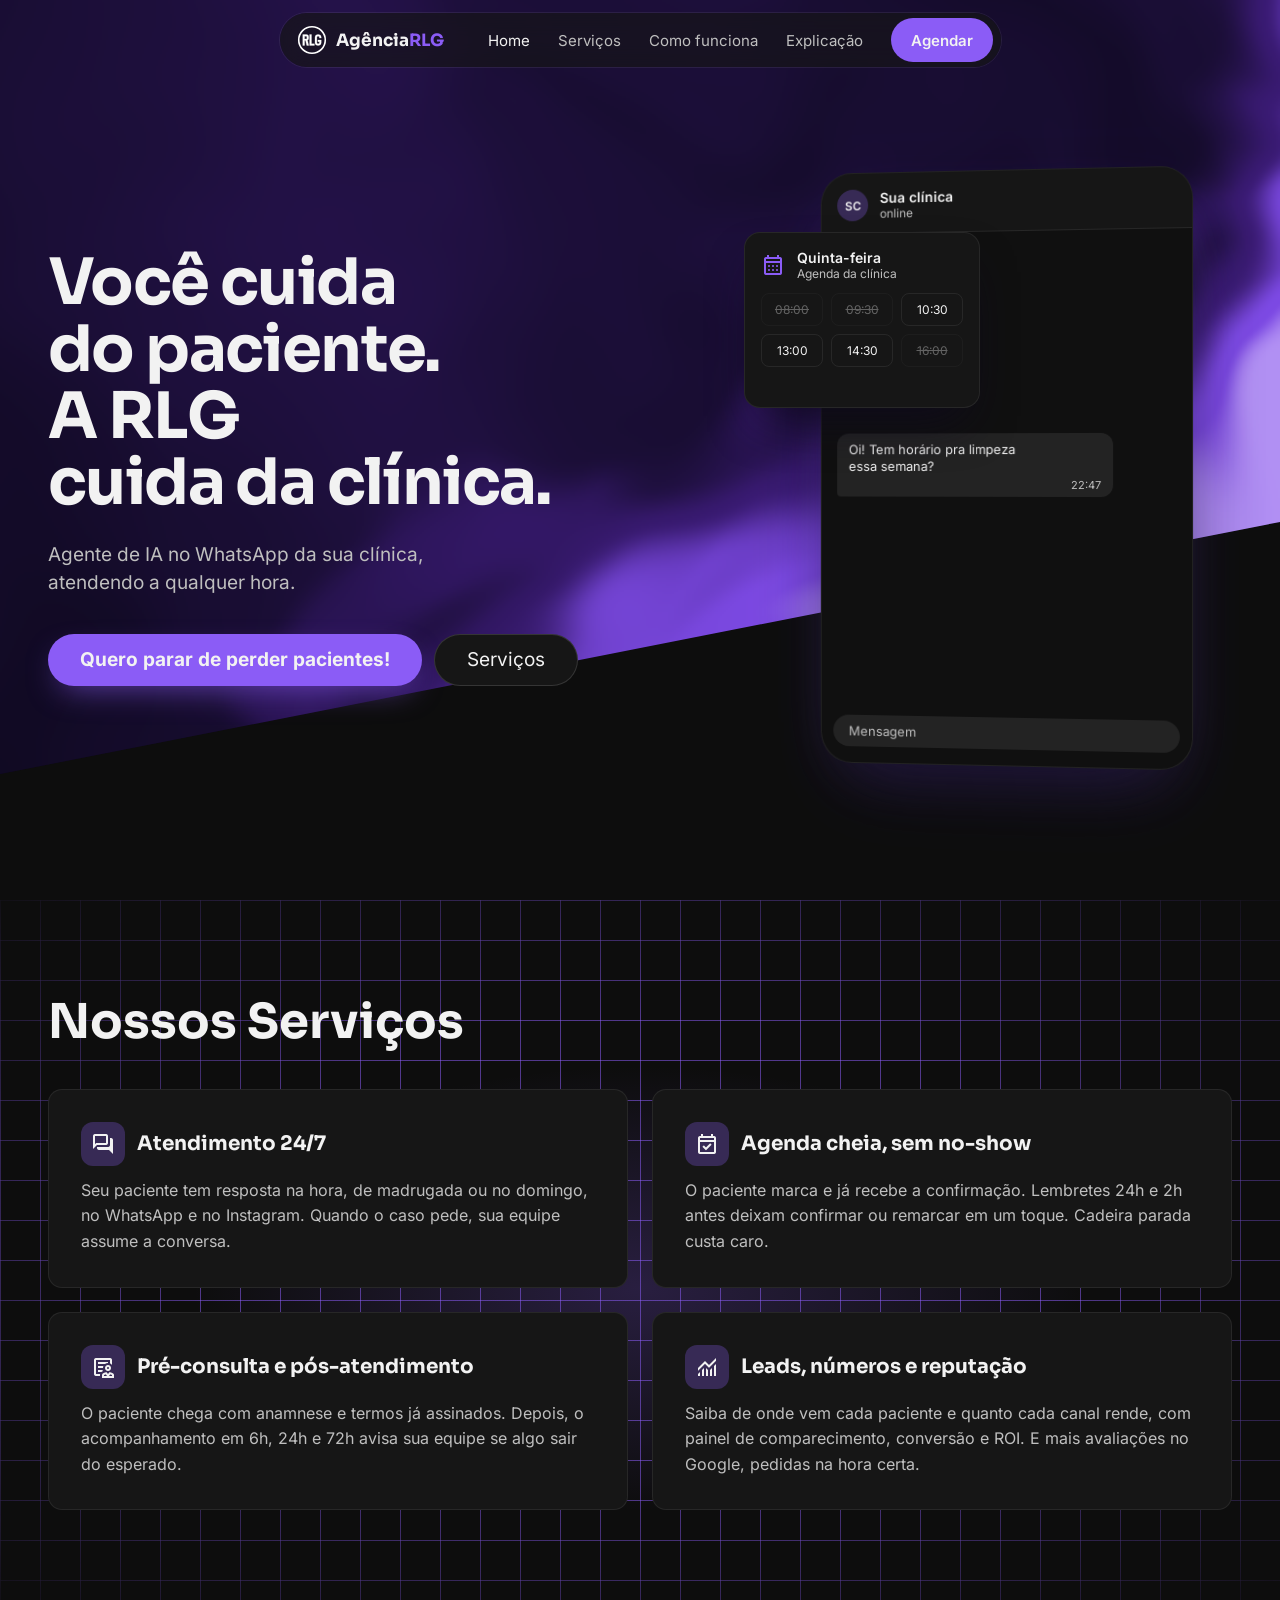
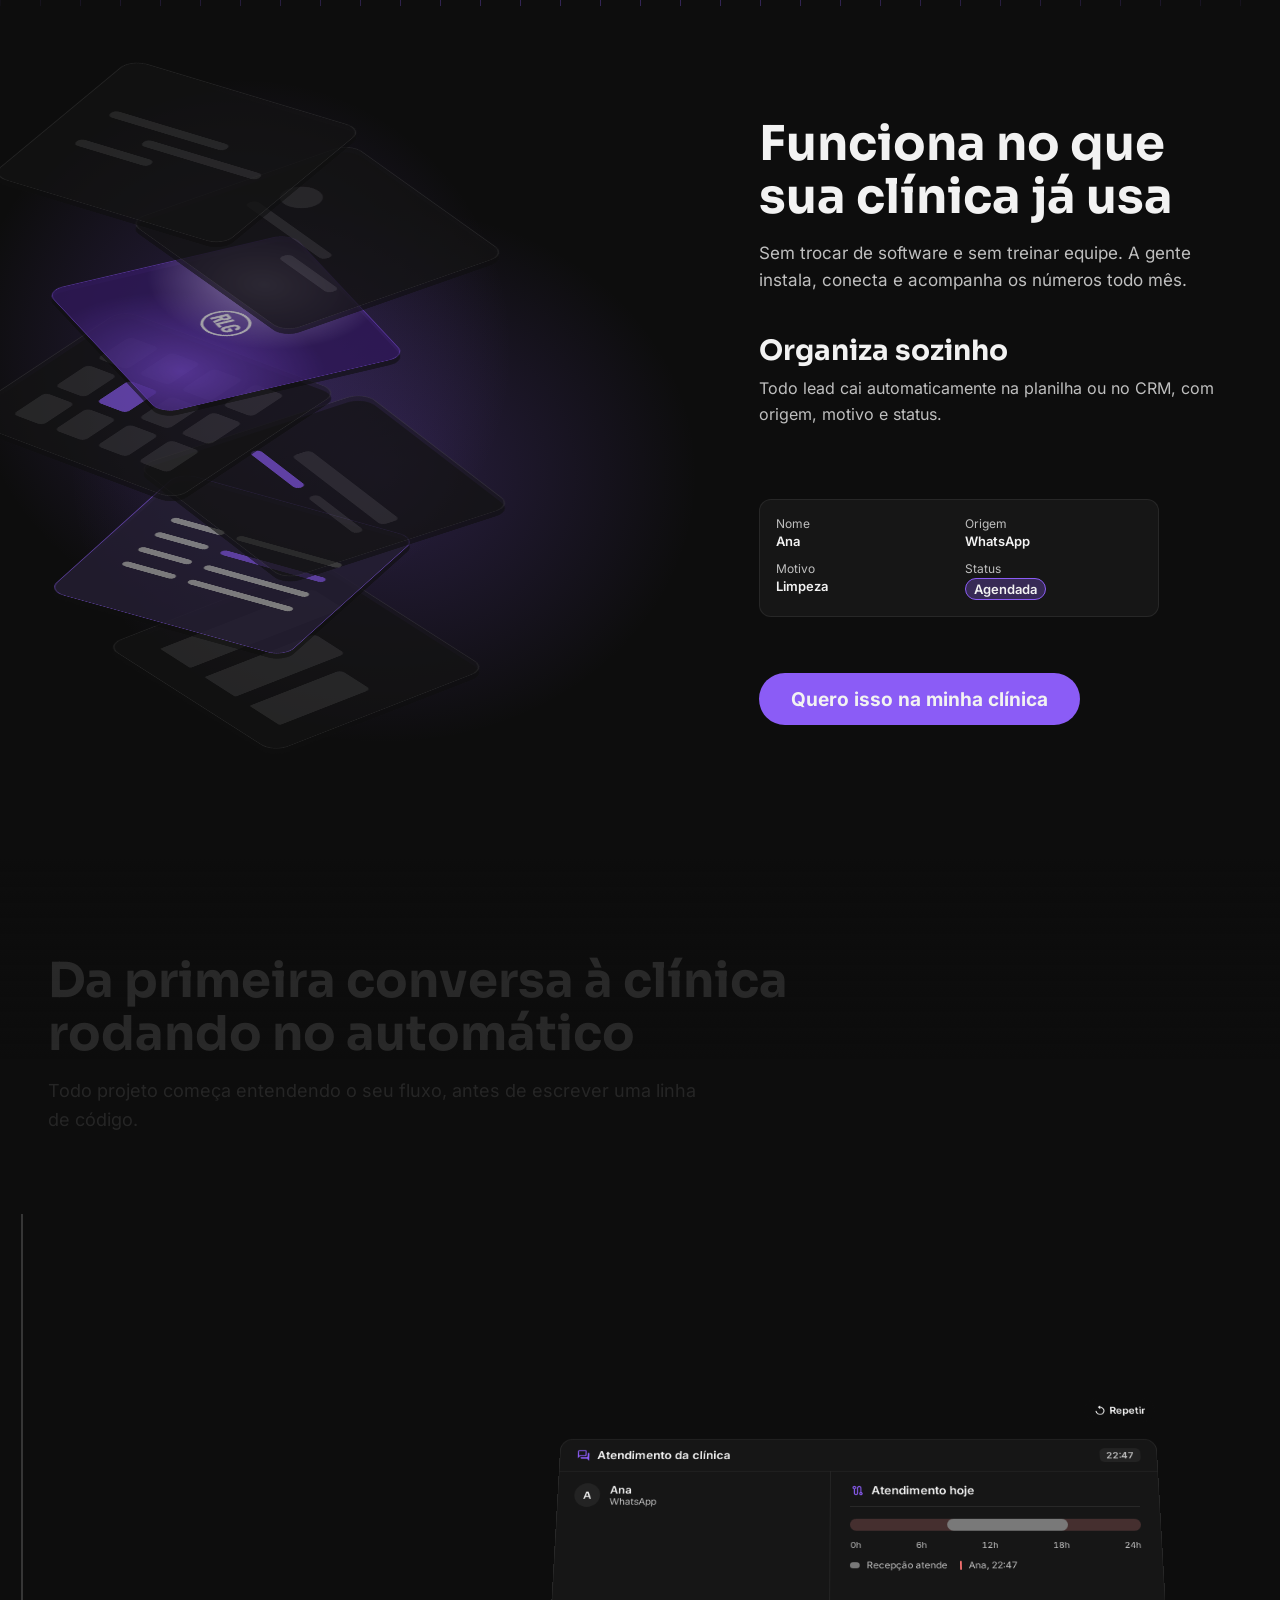
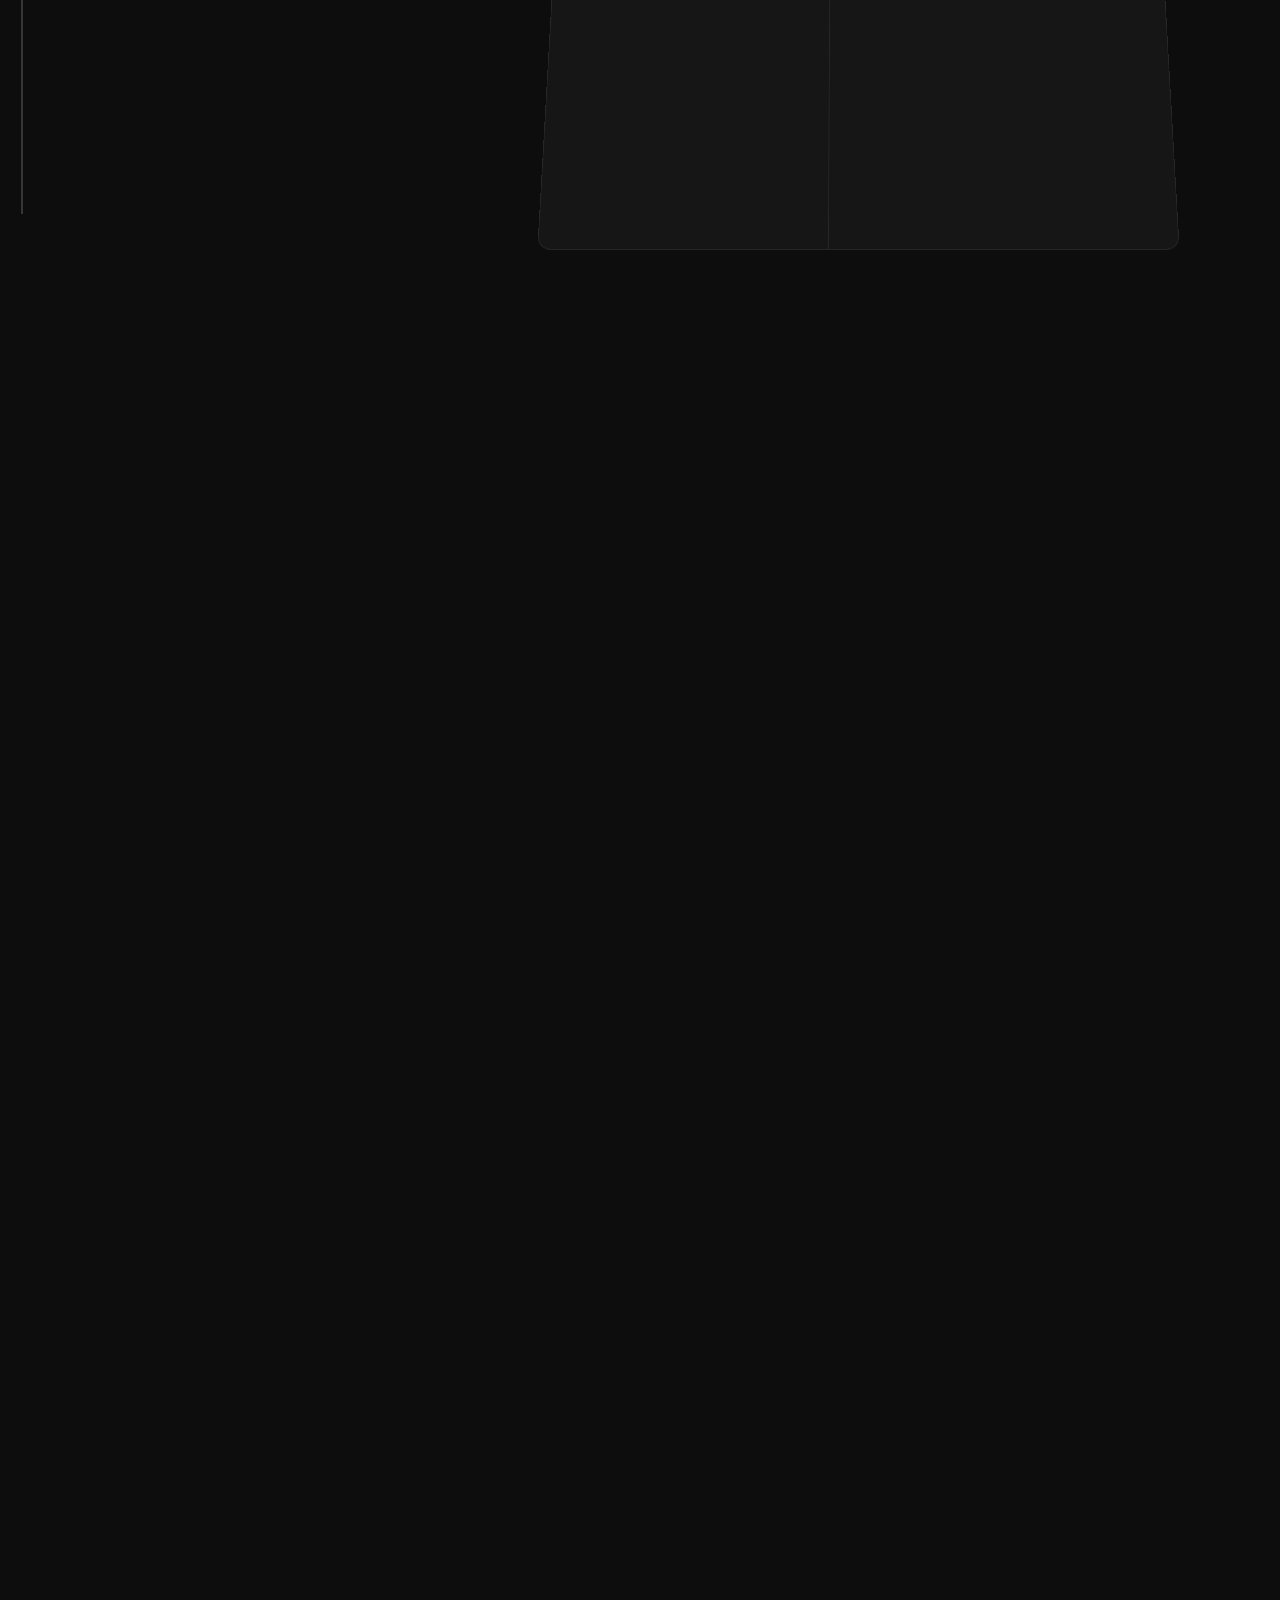
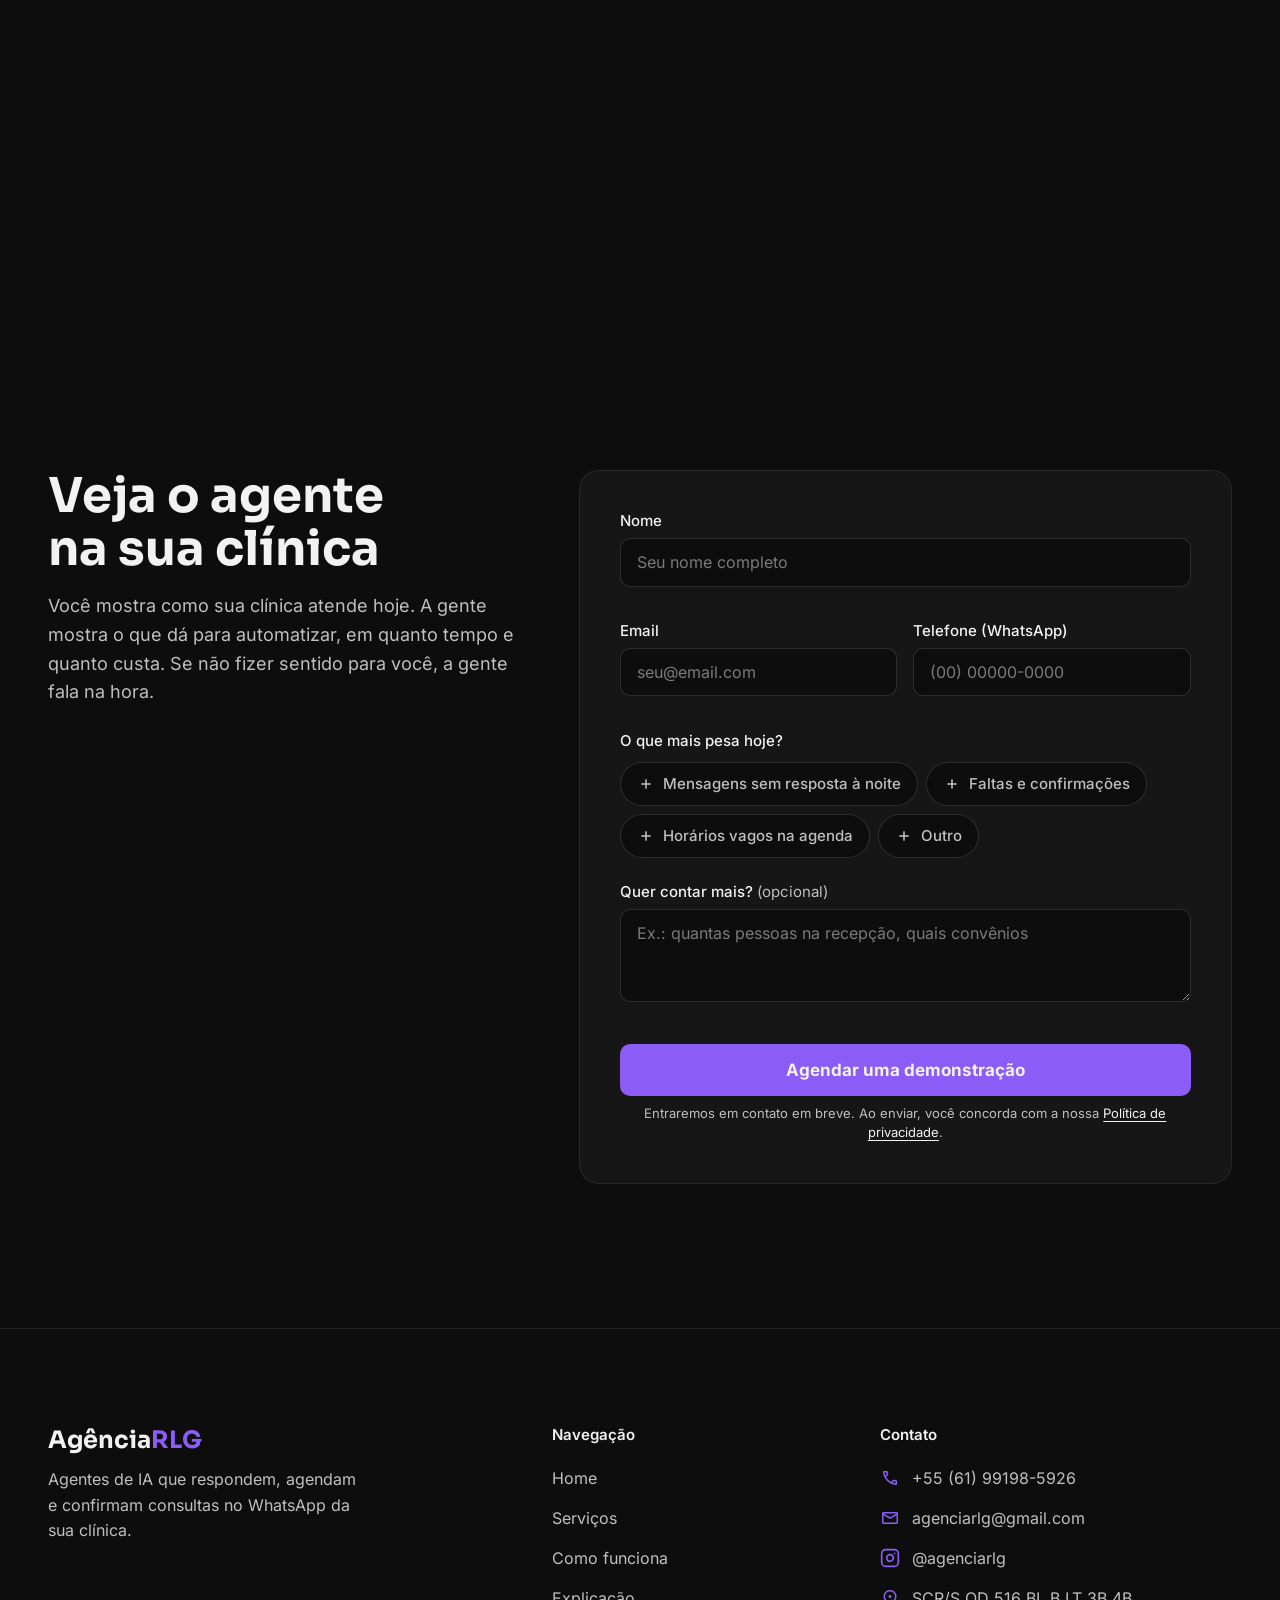
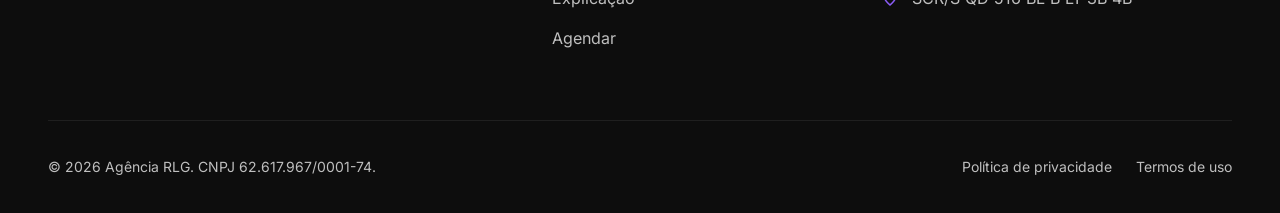
<file: index.html>
<!DOCTYPE html>
<html lang="pt-br">
<head>
    <meta charset="UTF-8">
    <meta name="viewport" content="width=device-width, initial-scale=1.0">
    <title>Agência RLG</title>
    <meta name="description" content="Agentes de IA que respondem, agendam e confirmam consultas no WhatsApp da sua clínica.">
    <link rel="stylesheet" href="estilos/style.css">
    <link rel="stylesheet" href="estilos/telaGrande.css" media="screen">
    <link rel="stylesheet" href="estilos/home.css">
    <link rel="stylesheet" href="estilos/servicos.css">
    <link rel="stylesheet" href="estilos/como-funciona.css">
    <link rel="stylesheet" href="estilos/explicacao.css">
    <link rel="stylesheet" href="estilos/agendar.css">
    <link rel="stylesheet" href="estilos/topo.css">
    <link rel="stylesheet" href="estilos/rodape.css">
    <link rel="icon" href="imagens/logo/favicon.ico" sizes="any">
    <link rel="icon" href="imagens/logo/favicon.svg" type="image/svg+xml">
    <link rel="apple-touch-icon" href="imagens/logo/apple-touch-icon.png">
    <link rel="manifest" href="site.webmanifest">
    <meta name="theme-color" content="#0D0D0D">
    <meta property="og:type" content="website">
    <meta property="og:site_name" content="Agência RLG">
    <meta property="og:title" content="Agência RLG">
    <meta property="og:description" content="Agentes de IA que respondem, agendam e confirmam consultas no WhatsApp da sua clínica.">
    <meta property="og:url" content="https://www.agenciarlg.com/">
    <meta property="og:image" content="https://www.agenciarlg.com/imagens/logo/og-image-1200x630.png">
    <meta property="og:image:width" content="1200">
    <meta property="og:image:height" content="630">
    <meta property="og:image:alt" content="Logo da Agência RLG: as letras RLG dentro de um círculo">
    <meta name="twitter:card" content="summary_large_image">
    <!-- Fontes no próprio site (estilos/fontes.css): nenhum dado do visitante vai ao Google -->
    <link rel="preload" href="fontes/inter-latin.woff2" as="font" type="font/woff2" crossorigin>
    <link rel="preload" href="fontes/sora-latin.woff2" as="font" type="font/woff2" crossorigin>
    <link rel="stylesheet" href="estilos/fontes.css">
</head>
<body>
    <header class="topo">
        <nav class="topo-pilula" aria-label="Principal">
            <a href="#home" class="topo-marca" aria-label="Agência RLG, voltar ao início">
                <img src="imagens/logo/rlg-white.svg" alt="" width="32" height="32">
                <span class="topo-nome" aria-hidden="true">Agência<span>RLG</span></span>
            </a>

            <button id="btn-menu" class="topo-botao-menu" type="button" aria-expanded="false" aria-controls="menu-links" aria-label="Abrir menu">
                <span class="linha"></span>
                <span class="linha"></span>
                <span class="linha"></span>
            </button>

            <div id="menu-links" class="topo-menu">
                <ul class="topo-links">
                    <li><a href="#home">Home</a></li>
                    <li><a href="#servicos">Serviços</a></li>
                    <li><a href="#como-funciona">Como funciona</a></li>
                    <li><a href="#explicacao">Explicação</a></li>
                </ul>
                <span class="topo-indicador" aria-hidden="true"></span>

                <a href="#call" class="topo-cta">Agendar</a>

                <div class="topo-contato">
                    <p class="topo-contato-rotulo">Prefere falar direto?</p>
                    <a href="tel:+5561991985926"><span class="material-symbols-outlined" aria-hidden="true">call</span> +55 (61) 99198-5926</a>
                    <a href="https://www.instagram.com/agenciarlg" target="_blank" rel="noopener noreferrer">
                        <svg aria-hidden="true" xmlns="http://www.w3.org/2000/svg" width="20" height="20" viewBox="0 0 24 24" fill="none" stroke="currentColor" stroke-width="2" stroke-linecap="round" stroke-linejoin="round"><rect x="2" y="2" width="20" height="20" rx="5" ry="5"></rect><path d="M16 11.37A4 4 0 1 1 12.63 8 4 4 0 0 1 16 11.37z"></path><line x1="17.5" y1="6.5" x2="17.51" y2="6.5"></line></svg>
                        @agenciarlg
                    </a>
                </div>
            </div>
        </nav>
    </header>
    <div class="topo-veu" hidden></div>

    <main>
        <section id="home">
            <!-- Onda: gradiente vivo nos tons do roxo da marca (scripts/home-fundo.js).
                 Sem WebGL, sem JS ou com menos movimento fica o gradiente estático do CSS. -->
            <div class="home-onda" aria-hidden="true"><canvas></canvas></div>

            <div class="home-inner">
                <div class="conteudo-home">
                    <h1 class="titulo">
                        <span class="sr-only">Você cuida do paciente. A RLG cuida da clínica.</span>
                        <span class="titulo-visual" aria-hidden="true">
                            <span class="titulo-linha">Você cuida do paciente.</span>
                            <span class="titulo-linha">A RLG <span class="troca">
                                <span class="verbo final" data-verbo="cuida">cuida da clínica.</span>
                                <span class="verbo" data-verbo="responde">responde por você.</span>
                                <span class="verbo" data-verbo="agenda">agenda por você.</span>
                                <span class="verbo" data-verbo="confirma">confirma por você.</span>
                            </span></span>
                        </span>
                    </h1>
                    <p>Agente de IA no WhatsApp da sua clínica, atendendo a qualquer hora.</p>
                    <div class="butao">
                        <a href="#call" class="ctf">Quero parar de perder pacientes!</a>
                        <a href="#servicos" class="btn-sec">Serviços</a>
                    </div>
                </div>

                <!-- Animação: o agente responde no WhatsApp, agenda o horário e confirma.
                     Sem JS (ou com menos movimento) aparece o estado final, estático. -->
                <div class="home-visual" aria-hidden="true">
                    <div class="chat">
                        <div class="chat-topo">
                            <span class="chat-avatar">SC</span>
                            <div>
                                <p class="chat-nome">Sua clínica</p>
                                <p class="chat-status">online</p>
                            </div>
                        </div>

                        <div class="chat-corpo">
                            <div class="balao paciente surge" data-passo="1">
                                Oi! Tem horário pra limpeza essa semana?
                                <span class="hora">22:47</span>
                            </div>

                            <div class="slot-mensagem">
                                <div class="digitando surge" data-passo="2" data-ate="3"><i></i><i></i><i></i></div>
                                <div class="balao agente surge" data-passo="3" data-verbo-passo="responde">
                                    Oi, Ana! Tenho quinta às 10:30 ou 14:30. Qual fica melhor?
                                    <span class="hora">22:47</span>
                                </div>
                            </div>

                            <div class="balao paciente surge" data-passo="4">
                                10:30, por favor
                                <span class="hora">22:48</span>
                            </div>

                            <!-- Só no celular: o passo "agenda" aparece dentro da conversa -->
                            <p class="chat-agendado surge" data-passo="5">
                                <span class="material-symbols-outlined">event_available</span>
                                Consulta agendada: quinta, 10:30
                            </p>

                            <div class="slot-mensagem">
                                <div class="digitando surge" data-passo="6" data-ate="7"><i></i><i></i><i></i></div>
                                <div class="balao agente surge" data-passo="7" data-verbo-passo="confirma">
                                    Pronto, consulta confirmada! Quinta, 10:30. Te lembro na véspera.
                                    <span class="hora">22:48 <span class="material-symbols-outlined lido">done_all</span></span>
                                </div>
                            </div>
                        </div>

                        <div class="chat-campo">
                            <span>Mensagem</span>
                        </div>
                    </div>

                    <div class="agenda">
                        <div class="agenda-topo">
                            <span class="material-symbols-outlined">calendar_month</span>
                            <div>
                                <p class="agenda-titulo">Quinta-feira</p>
                                <p class="agenda-sub">Agenda da clínica</p>
                            </div>
                        </div>
                        <ul class="agenda-horarios">
                            <li class="ocupado">08:00</li>
                            <li class="ocupado">09:30</li>
                            <li class="horario-alvo marca" data-passo="5" data-verbo-passo="agenda">10:30</li>
                            <li>13:00</li>
                            <li>14:30</li>
                            <li class="ocupado">16:00</li>
                        </ul>
                        <p class="agenda-marcado surge" data-passo="5"><span class="material-symbols-outlined">event_available</span> Ana, limpeza às 10:30</p>
                    </div>

                    <div class="aviso surge" data-passo="8">
                        <span class="material-symbols-outlined">notifications_active</span>
                        <div>
                            <p class="aviso-titulo">Lembrete programado</p>
                            <p class="aviso-sub">Quarta, 10:30, para a Ana</p>
                        </div>
                    </div>
                </div>
            </div>
        </section>

        <section id="servicos" class="servicos">
            <div class="servicos-inner">
                <h2 class="servicos-titulo">Nossos Serviços</h2>

                <div class="servicos-grade">
                    <article class="servico">
                        <div class="servico-topo">
                            <span class="material-symbols-outlined servico-icone" aria-hidden="true">forum</span>
                            <h3>Atendimento 24/7</h3>
                        </div>
                        <p>Seu paciente tem resposta na hora, de madrugada ou no domingo, no WhatsApp e no Instagram. Quando o caso pede, sua equipe assume a conversa.</p>
                    </article>

                    <article class="servico">
                        <div class="servico-topo">
                            <span class="material-symbols-outlined servico-icone" aria-hidden="true">event_available</span>
                            <h3>Agenda cheia, sem no-show</h3>
                        </div>
                        <p>O paciente marca e já recebe a confirmação. Lembretes 24h e 2h antes deixam confirmar ou remarcar em um toque. Cadeira parada custa caro.</p>
                    </article>

                    <article class="servico">
                        <div class="servico-topo">
                            <span class="material-symbols-outlined servico-icone" aria-hidden="true">clinical_notes</span>
                            <h3>Pré-consulta e pós-atendimento</h3>
                        </div>
                        <p>O paciente chega com anamnese e termos já assinados. Depois, o acompanhamento em 6h, 24h e 72h avisa sua equipe se algo sair do esperado.</p>
                    </article>

                    <article class="servico">
                        <div class="servico-topo">
                            <span class="material-symbols-outlined servico-icone" aria-hidden="true">monitoring</span>
                            <h3>Leads, números e reputação</h3>
                        </div>
                        <p>Saiba de onde vem cada paciente e quanto cada canal rende, com painel de comparecimento, conversão e ROI. E mais avaliações no Google, pedidas na hora certa.</p>
                    </article>
                </div>
            </div>
        </section>

        <section id="como-funciona" class="como">
            <div class="como-inner">
                <div class="como-cabecalho">
                    <h2 class="como-titulo">Funciona no que sua clínica já usa</h2>
                    <p>Sem trocar de software e sem treinar equipe. A gente instala, conecta e acompanha os números todo mês.</p>
                </div>

                <!-- Camadas da clínica (scripts/como-funciona.js): as ferramentas que a clínica
                     já usa empilhadas em perspectiva, com o Agente RLG como a camada de luz entre
                     o paciente (WhatsApp e Instagram) e o que ele faz (agenda, lembretes, CRM,
                     dashboard). As lâminas chegam soltas e se juntam conforme a rolagem (GSAP);
                     clicar numa delas a tira da pilha e mostra o painel dela ao lado.
                     Sem JS: as lâminas são links e os 7 painéis ficam abertos. -->
                <div class="camadas">
                    <div class="camadas-palco">
                        <div class="pilha">
                            <div class="pilha-abas" role="group" aria-label="Camadas da clínica">
                                <a href="#painel-whatsapp" id="aba-whatsapp" class="lamina lamina-canal" style="--i: 6">
                                    <span class="lamina-face face-whatsapp" aria-hidden="true">
                                        <i class="m-balao"></i><i class="m-balao m-direita"></i><i class="m-balao m-curto"></i>
                                    </span>
                                    <span class="lamina-rotulo"><span class="material-symbols-outlined" aria-hidden="true">forum</span>WhatsApp</span>
                                </a>
                                <a href="#painel-instagram" id="aba-instagram" class="lamina lamina-canal" style="--i: 5">
                                    <span class="lamina-face face-instagram" aria-hidden="true">
                                        <i class="m-avatar"></i><i class="m-balao"></i><i class="m-balao m-direita m-curto"></i>
                                    </span>
                                    <span class="lamina-rotulo"><svg aria-hidden="true" xmlns="http://www.w3.org/2000/svg" width="20" height="20" viewBox="0 0 24 24" fill="none" stroke="currentColor" stroke-width="2" stroke-linecap="round" stroke-linejoin="round"><rect x="2" y="2" width="20" height="20" rx="5" ry="5"></rect><path d="M16 11.37A4 4 0 1 1 12.63 8 4 4 0 0 1 16 11.37z"></path><line x1="17.5" y1="6.5" x2="17.51" y2="6.5"></line></svg>Instagram</span>
                                </a>
                                <a href="#painel-agente" id="aba-agente" class="lamina lamina-agente" style="--i: 4">
                                    <span class="lamina-face face-agente" aria-hidden="true">
                                        <img src="imagens/logo/rlg-white.svg" alt="" width="56" height="56">
                                    </span>
                                    <span class="lamina-rotulo">Agente RLG</span>
                                </a>
                                <a href="#painel-agenda" id="aba-agenda" class="lamina lamina-destino" style="--i: 3">
                                    <span class="lamina-face face-agenda" aria-hidden="true">
                                        <i></i><i></i><i></i><i></i><i></i><i class="m-marcado"></i><i></i><i></i><i></i><i></i><i></i><i></i>
                                    </span>
                                    <span class="lamina-rotulo"><span class="material-symbols-outlined" aria-hidden="true">calendar_month</span>Agenda</span>
                                </a>
                                <a href="#painel-lembretes" id="aba-lembretes" class="lamina lamina-destino" style="--i: 2">
                                    <span class="lamina-face face-lembretes" aria-hidden="true">
                                        <i class="m-balao m-direita"></i><i class="m-pilula m-marcado"></i><i class="m-pilula"></i>
                                    </span>
                                    <span class="lamina-rotulo"><span class="material-symbols-outlined" aria-hidden="true">notifications_active</span>Lembretes</span>
                                </a>
                                <a href="#painel-crm" id="aba-crm" class="lamina lamina-destino" style="--i: 1">
                                    <span class="lamina-face face-crm" aria-hidden="true">
                                        <i></i><i></i><i></i><i class="m-marcado"></i><i></i><i></i><i></i><i></i>
                                    </span>
                                    <span class="lamina-rotulo"><span class="material-symbols-outlined" aria-hidden="true">database</span>CRM ou planilha</span>
                                </a>
                                <a href="#painel-dashboard" id="aba-dashboard" class="lamina lamina-destino" style="--i: 0">
                                    <span class="lamina-face face-dashboard" aria-hidden="true">
                                        <i style="--altura: 100%"></i><i style="--altura: 72%"></i><i style="--altura: 60%"></i>
                                    </span>
                                    <span class="lamina-rotulo"><span class="material-symbols-outlined" aria-hidden="true">monitoring</span>Dashboard</span>
                                </a>
                            </div>
                        </div>

                        <!-- Tour: a pilha percorre as lâminas sozinha enquanto está à vista.
                             Para ao passar o mouse, ao focar e de vez no primeiro clique. -->
                        <button type="button" class="camadas-tour" data-estado="rodando" hidden>
                            <span class="tour-icone" aria-hidden="true"></span>
                            <span class="tour-texto">Pausar</span>
                        </button>
                    </div>

                    <div class="camadas-paineis">
                        <div class="painel" id="painel-whatsapp">
                            <div class="painel-texto">
                                <h3>Responde na hora</h3>
                                <p>Seu paciente tem resposta de madrugada ou no domingo, sem esperar a recepção abrir.</p>
                            </div>
                            <div class="painel-peca peca-conversa" aria-hidden="true">
                                <p class="peca-topo"><span class="material-symbols-outlined">forum</span> WhatsApp</p>
                                <p class="peca-msg">Oi! Tem horário no sábado? <time>22:47</time></p>
                                <p class="peca-msg peca-msg-agente">Tenho sim, Ana! Sábado às 10:30 ou 11:30. Qual prefere? <time>22:47</time></p>
                            </div>
                        </div>

                        <div class="painel" id="painel-instagram">
                            <div class="painel-texto">
                                <h3>Atende a DM também</h3>
                                <p>Quem chega pelo Instagram tem a mesma resposta. Quando o caso pede, sua equipe assume a conversa.</p>
                            </div>
                            <div class="painel-peca peca-conversa" aria-hidden="true">
                                <p class="peca-topo"><svg xmlns="http://www.w3.org/2000/svg" width="16" height="16" viewBox="0 0 24 24" fill="none" stroke="currentColor" stroke-width="2" stroke-linecap="round" stroke-linejoin="round"><rect x="2" y="2" width="20" height="20" rx="5" ry="5"></rect><path d="M16 11.37A4 4 0 1 1 12.63 8 4 4 0 0 1 16 11.37z"></path><line x1="17.5" y1="6.5" x2="17.51" y2="6.5"></line></svg> Mensagem direta</p>
                                <p class="peca-msg">Vocês fazem clareamento? Queria entender como funciona</p>
                                <p class="peca-nota"><span class="material-symbols-outlined">forum</span> Sua equipe assumiu a conversa</p>
                            </div>
                        </div>

                        <div class="painel" id="painel-agente">
                            <div class="painel-texto">
                                <h3>Treinado na sua clínica</h3>
                                <p>Aprende seus horários, procedimentos e convênios, e responde com o jeito da sua recepção.</p>
                            </div>
                            <div class="painel-peca peca-treino" aria-hidden="true">
                                <p class="peca-topo"><img src="imagens/logo/rlg-white.svg" alt="" width="16" height="16"> O que o agente sabe</p>
                                <ul class="peca-chips">
                                    <li class="marcado">Seus horários</li>
                                    <li class="marcado">Procedimentos</li>
                                    <li class="marcado">Convênios</li>
                                    <li class="marcado">Jeito da recepção</li>
                                </ul>
                            </div>
                        </div>

                        <div class="painel" id="painel-agenda">
                            <div class="painel-texto">
                                <h3>Responde e agenda</h3>
                                <p>Atende no WhatsApp e no Instagram, qualifica o paciente e marca direto na agenda da clínica.</p>
                            </div>
                            <div class="painel-peca peca-agenda" aria-hidden="true">
                                <p class="peca-topo"><span class="material-symbols-outlined">calendar_month</span> Sábado</p>
                                <ul class="peca-horarios">
                                    <li class="ocupado">08:00</li>
                                    <li class="ocupado">09:00</li>
                                    <li class="marcado">10:30</li>
                                    <li>11:00</li>
                                </ul>
                                <p class="peca-nota"><span class="material-symbols-outlined">event_available</span> Ana, limpeza às 10:30</p>
                            </div>
                        </div>

                        <div class="painel" id="painel-lembretes">
                            <div class="painel-texto">
                                <h3>Confirma e lembra</h3>
                                <p>Confirmação imediata, lembrete 24h e 2h antes. Menos falta, menos horário vago.</p>
                            </div>
                            <div class="painel-peca peca-lembrete" aria-hidden="true">
                                <p class="peca-topo"><span class="material-symbols-outlined">notifications_active</span> Lembrete, 24h antes</p>
                                <p class="peca-balao">Oi, Ana! Sua limpeza é amanhã, às 10:30. Posso confirmar?</p>
                                <p class="peca-escolhas"><span class="marcado">Confirmar</span><span>Remarcar</span></p>
                            </div>
                        </div>

                        <div class="painel" id="painel-crm">
                            <div class="painel-texto">
                                <h3>Organiza sozinho</h3>
                                <p>Todo lead cai automaticamente na planilha ou no CRM, com origem, motivo e status.</p>
                            </div>
                            <div class="painel-peca peca-crm" aria-hidden="true">
                                <dl class="peca-ficha">
                                    <div><dt>Nome</dt><dd>Ana</dd></div>
                                    <div><dt>Origem</dt><dd>WhatsApp</dd></div>
                                    <div><dt>Motivo</dt><dd>Limpeza</dd></div>
                                    <div><dt>Status</dt><dd><span class="marcado">Agendada</span></dd></div>
                                </dl>
                            </div>
                        </div>

                        <div class="painel" id="painel-dashboard">
                            <div class="painel-texto">
                                <h3>Mostra o resultado</h3>
                                <p>Dashboard com leads, comparecimento, conversão, CAC e ROI. Decisão com número, não com achismo.</p>
                            </div>
                            <div class="painel-peca peca-dashboard" aria-hidden="true">
                                <p class="peca-topo"><span class="material-symbols-outlined">monitoring</span> Seu mês</p>
                                <div class="peca-barras">
                                    <span style="--altura: 100%">Leads</span>
                                    <span style="--altura: 72%">Agendados</span>
                                    <span style="--altura: 60%">Compareceram</span>
                                </div>
                            </div>
                        </div>
                    </div>
                </div>

                <a href="#call" class="ctf passos-cta">Quero isso na minha clínica</a>
            </div>
        </section>

        <section id="explicacao" class="explicacao">
            <!-- O céu: ocupa a tela toda enquanto a seção passa (fixo, recortado pela seção) e
                 vai da noite ao dia, um passo de cada vez (data-hora na seção, ou a
                 rolagem no computador). As camadas de CSS são o céu sem JS; o canvas
                 (scripts/explicacao-ceu.js) põe a névoa correndo por cima. -->
            <div class="exp-ceu" aria-hidden="true">
                <span class="ceu-camada ceu-noite"></span>
                <span class="ceu-camada ceu-madrugada"></span>
                <span class="ceu-camada ceu-amanhecer"></span>
                <span class="ceu-camada ceu-dia"></span>
                <span class="ceu-camada ceu-fim"></span>
                <canvas></canvas>
            </div>
            <div class="exp-inner">
                <div class="exp-cabecalho">
                    <h2 class="exp-titulo">Da primeira conversa à clínica rodando no automático</h2>
                    <p>Todo projeto começa entendendo o seu fluxo, antes de escrever uma linha de código.</p>
                </div>

                <!-- Tela fixa (scripts/explicacao-anima.js): no computador, as telas de cada
                     passo vão para um palco fixo à direita e viram uma demo contínua: a mesma
                     conversa da Ana, da madrugada perdida até o resultado do mês. Cada passo
                     toca a sua cena quando chega ao meio da tela.
                     Sem JS, no celular ou com "reduzir movimento": cada passo mostra a sua
                     tela logo abaixo, já no estado final. -->
                <div class="exp-demo">
                    <ol class="exp-passos">
                        <li class="exp-passo" data-passo="1">
                            <div class="exp-passo-texto">
                                <h3>Diagnóstico da operação</h3>
                                <p>Achamos onde sua clínica perde paciente hoje e o que já dá para automatizar na primeira semana.</p>
                            </div>
                            <div class="exp-palco">
                                <div class="tela tela-mapa" data-kind="product" data-cena="mapa" aria-hidden="true">
                                    <div class="tela-topo">
                                        <span class="material-symbols-outlined">route</span> Atendimento hoje
                                        <span class="tela-relogio">09:16</span>
                                    </div>
                                    <div class="regua">
                                        <div class="regua-faixa">
                                            <span class="regua-aberto" style="--de: 8; --ate: 18"></span>
                                            <span class="regua-ana" data-surge style="--em: 22.78"></span>
                                        </div>
                                        <div class="regua-horas"><span>0h</span><span>6h</span><span>12h</span><span>18h</span><span>24h</span></div>
                                        <p class="regua-legenda">
                                            <span><i class="regua-chave regua-chave-aberto"></i>Recepção atende</span>
                                            <span><i class="regua-chave regua-chave-ana"></i>Ana, 22:47</span>
                                        </p>
                                    </div>
                                    <ol class="mapa">
                                        <li data-surge>
                                            <span class="mapa-hora">22:47</span>
                                            <span class="mapa-texto">Ana pergunta no WhatsApp se tem horário no sábado</span>
                                        </li>
                                        <li class="mapa-espera" data-surge>
                                            <span class="mapa-hora"><span class="material-symbols-outlined">bedtime</span></span>
                                            <span class="mapa-texto">A noite inteira sem resposta</span>
                                        </li>
                                        <li data-surge>
                                            <span class="mapa-hora">09:15</span>
                                            <span class="mapa-texto">Recepção responde só no dia seguinte</span>
                                        </li>
                                        <li class="mapa-perdido" data-surge>
                                            <span class="mapa-hora">09:16</span>
                                            <span class="mapa-texto"><span class="risco">Ana já marcou em outra clínica</span></span>
                                        </li>
                                    </ol>
                                    <p class="tela-achado" data-surge><span class="material-symbols-outlined">error</span> Gargalo: ninguém responde fora do horário</p>
                                </div>
                            </div>
                        </li>

                        <li class="exp-passo" data-passo="2">
                            <div class="exp-passo-texto">
                                <h3>Construção do agente</h3>
                                <p>Ele aprende seus horários, procedimentos e convênios, e responde com o jeito da sua recepção.</p>
                            </div>
                            <div class="exp-palco">
                                <div class="tela tela-base" data-kind="product" data-cena="base" aria-hidden="true">
                                    <div class="tela-topo">
                                        <span class="material-symbols-outlined">tune</span> Base da sua clínica
                                        <span class="tela-pilula" data-rotulo-fim="Pronto">Pronto</span>
                                    </div>
                                    <div class="conversa">
                                        <p class="balao balao-paciente" data-surge>Oi! Tem horário no sábado? <time>22:47</time></p>
                                    </div>
                                    <dl class="campos">
                                        <div data-campo="horarios" class="em-uso"><dt>Horários</dt><dd data-digita>Seg a sex, 8h às 18h. Sáb, 8h às 12h</dd></div>
                                        <div><dt>Procedimentos</dt><dd data-digita>Limpeza, clareamento, implante</dd></div>
                                        <div><dt>Convênios</dt><dd data-digita>Particular e convênios</dd></div>
                                        <div><dt>Tom de voz</dt><dd data-digita>Acolhedor e próximo</dd></div>
                                    </dl>
                                    <div class="vez">
                                        <div class="digitando" data-surge><i></i><i></i><i></i></div>
                                        <p class="balao balao-agente" data-surge>Tenho sim, Ana! Sábado às 10:30 ou 11:30. Qual prefere? <span class="tela-tag">Prévia</span></p>
                                    </div>
                                </div>
                            </div>
                        </li>

                        <li class="exp-passo" data-passo="3">
                            <div class="exp-passo-texto">
                                <h3>Integração e ativação</h3>
                                <p>Ligamos no WhatsApp, no Instagram e na sua agenda. A pergunta das 22:47 vira consulta marcada.</p>
                            </div>
                            <div class="exp-palco">
                                <div class="tela tela-conexoes" data-kind="product" data-cena="conexoes" data-chave="ligada" aria-hidden="true">
                                    <div class="tela-topo">
                                        <span class="material-symbols-outlined">power_settings_new</span> Agente
                                        <span class="chave-grupo"><span class="chave-rotulo">Ligado</span><span class="chave"><span class="chave-bolinha"></span></span></span>
                                    </div>
                                    <ul class="canais">
                                        <li data-estado="ok"><span class="material-symbols-outlined">forum</span> WhatsApp <span class="canal-status"><span class="spinner"></span><span class="material-symbols-outlined icone-ok">check_circle</span></span></li>
                                        <li data-estado="ok"><span class="material-symbols-outlined">photo_camera</span> Instagram <span class="canal-status"><span class="spinner"></span><span class="material-symbols-outlined icone-ok">check_circle</span></span></li>
                                        <li data-estado="ok"><span class="material-symbols-outlined">calendar_month</span> Agenda <span class="canal-status"><span class="spinner"></span><span class="material-symbols-outlined icone-ok">check_circle</span></span></li>
                                        <li data-estado="ok"><span class="material-symbols-outlined">database</span> Leads <span class="canal-status"><span class="spinner"></span><span class="material-symbols-outlined icone-ok">check_circle</span></span></li>
                                    </ul>
                                    <div class="conversa">
                                        <p class="balao balao-paciente">Oi! Tem horário no sábado? <time>22:47</time></p>
                                        <p class="balao balao-agente">Tenho sim, Ana! Sábado às 10:30 ou 11:30. Qual prefere? <span class="tela-tag tela-tag-ok" data-surge>Enviada 22:47</span></p>
                                        <div class="vez">
                                            <div class="digitando digitando-paciente" data-surge><i></i><i></i><i></i></div>
                                            <p class="balao balao-paciente" data-surge>10:30, por favor! <time>22:48</time></p>
                                        </div>
                                        <div class="vez">
                                            <div class="digitando" data-surge><i></i><i></i><i></i></div>
                                            <p class="balao balao-agente" data-surge>Marcado! Te lembro na véspera. <time>22:48</time></p>
                                        </div>
                                    </div>
                                    <div class="consulta" data-surge>
                                        <span class="material-symbols-outlined">event_available</span>
                                        <span class="consulta-texto"><strong>Sábado, 10:30</strong> Ana, avaliação</span>
                                        <span class="tela-tag tela-tag-ok" data-surge>Agendado</span>
                                    </div>
                                </div>
                            </div>
                        </li>

                        <li class="exp-passo" data-passo="4">
                            <div class="exp-passo-texto">
                                <h3>Ajuste contínuo pelos dados</h3>
                                <p>Todo mês olhamos os números, achamos onde o funil vaza e ajustamos. A clínica melhora a cada ciclo.</p>
                            </div>
                            <div class="exp-palco">
                                <div class="tela tela-revisao" data-kind="product" data-cena="revisao" data-fase="ajustado" aria-hidden="true">
                                    <div class="tela-topo">
                                        <span class="material-symbols-outlined">monitoring</span> Revisão do mês
                                    </div>
                                    <div class="consulta" data-surge>
                                        <span class="material-symbols-outlined">event_available</span>
                                        <span class="consulta-texto"><strong>Sábado, 10:30</strong> Ana, avaliação</span>
                                        <span class="tela-tag tela-tag-ok"><span class="troca" data-antes="Agendado">Confirmada</span></span>
                                    </div>
                                    <p class="grafico-legenda" data-surge>Consultas confirmadas por dia</p>
                                    <div class="barras" data-surge>
                                        <div class="barra" style="--h: 0.82"><div class="barra-area"><span class="barra-fill"></span></div><span class="barra-dia">Seg</span></div>
                                        <div class="barra" style="--h: 0.9"><div class="barra-area"><span class="barra-fill"></span></div><span class="barra-dia">Ter</span></div>
                                        <div class="barra" style="--h: 0.76"><div class="barra-area"><span class="barra-fill"></span></div><span class="barra-dia">Qua</span></div>
                                        <div class="barra" style="--h: 0.86"><div class="barra-area"><span class="barra-fill"></span></div><span class="barra-dia">Qui</span></div>
                                        <div class="barra" style="--h: 0.8"><div class="barra-area"><span class="barra-fill"></span></div><span class="barra-dia">Sex</span></div>
                                        <div class="barra barra-sab" style="--h: 0.74; --h-antes: 0.34"><div class="barra-area"><span class="barra-antes"></span><span class="barra-fill"></span></div><span class="barra-dia">Sáb</span></div>
                                    </div>
                                    <dl class="campos">
                                        <div class="campo-alerta" data-surge><dt>Onde vazava</dt><dd>Confirmação das consultas de sábado</dd></div>
                                        <div data-surge><dt>Ajuste feito</dt><dd>Lembrete extra na sexta, às 18h</dd></div>
                                        <div data-surge><dt>Próxima revisão</dt><dd>Daqui a 30 dias</dd></div>
                                    </dl>
                                </div>
                            </div>
                        </li>
                    </ol>

                    <!-- Palco fixo da demo: só existe com JS, no computador e com movimento.
                         Sem caixa: a janela flutua sobre o céu da seção. A janela
                         do produto é uma só: a conversa da Ana à esquerda, que vai se somando,
                         e à direita o painel do passo (as telas acima, movidas pelo script). -->
                    <div class="exp-fixo" hidden>
                        <div class="exp-fixo-palco">
                            <div class="app" data-kind="product" aria-hidden="true">
                                <div class="app-topo">
                                    <span class="material-symbols-outlined">forum</span> Atendimento da clínica
                                    <span class="tela-relogio app-relogio">22:47</span>
                                </div>
                                <div class="app-corpo">
                                    <div class="app-conversa">
                                        <div class="app-contato">
                                            <span class="app-avatar">A</span>
                                            <span class="app-contato-nome"><strong>Ana</strong> WhatsApp</span>
                                        </div>
                                        <div class="app-fio">
                                            <p class="balao balao-paciente" data-fio="pergunta">Oi! Tem horário no sábado? <time>22:47</time></p>
                                            <p class="app-aviso" data-fio="noite"><span class="material-symbols-outlined">bedtime</span> A noite inteira sem resposta</p>
                                            <p class="balao balao-recepcao" data-fio="tarde">Bom dia! Temos sábado às 10:30. <time>09:15</time></p>
                                            <p class="app-aviso app-aviso-perdida" data-fio="perdida"><span class="risco">Ana marcou em outra clínica</span> <time>09:16</time></p>
                                            <div class="vez" data-fio="agente">
                                                <div class="digitando"><i></i><i></i><i></i></div>
                                                <p class="balao balao-agente">Tenho sim, Ana! Sábado às 10:30 ou 11:30. Qual prefere? <span class="tela-tag app-tag-envio">Prévia</span></p>
                                            </div>
                                            <div class="vez" data-fio="escolha">
                                                <div class="digitando digitando-paciente"><i></i><i></i><i></i></div>
                                                <p class="balao balao-paciente">10:30, por favor! <time>22:48</time></p>
                                            </div>
                                            <div class="vez" data-fio="marcado">
                                                <div class="digitando"><i></i><i></i><i></i></div>
                                                <p class="balao balao-agente">Marcado! Te lembro na véspera. <time>22:48</time></p>
                                            </div>
                                            <div class="consulta" data-fio="consulta">
                                                <span class="material-symbols-outlined">event_available</span>
                                                <span class="consulta-texto"><strong>Sábado, 10:30</strong> Ana, avaliação</span>
                                                <span class="tela-tag tela-tag-ok">Agendado</span>
                                            </div>
                                            <div class="vez" data-fio="lembrete">
                                                <div class="digitando"><i></i><i></i><i></i></div>
                                                <p class="balao balao-agente">Oi, Ana! Amanhã, sábado, às 10:30. Posso confirmar? <time>18:00</time></p>
                                            </div>
                                            <div class="vez" data-fio="confirma">
                                                <div class="digitando digitando-paciente"><i></i><i></i><i></i></div>
                                                <p class="balao balao-paciente">Pode, até amanhã! <time>18:02</time></p>
                                            </div>
                                        </div>
                                    </div>
                                    <div class="app-painel"></div>
                                </div>
                            </div>
                            <button type="button" class="exp-repetir"><span class="material-symbols-outlined" aria-hidden="true">replay</span> Repetir</button>
                        </div>
                    </div>
                </div>
            </div>
        </section>

        <section id="call" class="agendar">
            <div class="agendar-inner">
                <div class="agendar-texto">
                    <h2 class="agendar-titulo">Veja o agente na sua clínica</h2>
                    <p>Você mostra como sua clínica atende hoje. A gente mostra o que dá para automatizar, em quanto tempo e quanto custa. Se não fizer sentido para você, a gente fala na hora.</p>
                </div>

                <div class="agendar-caixa">
                    <!-- Envio em scripts/script.js (API Gateway -> Lambda). A Lambda exige
                         nome, email, telefone e motivo; o motivo é montado com os chips
                         marcados mais o texto opcional. -->
                    <form id="formulario-call" class="agendar-form" action="" method="post" novalidate>
                        <div class="campo">
                            <label for="nome">Nome</label>
                            <input type="text" id="nome" name="nome" placeholder="Seu nome completo" autocomplete="name" maxlength="100" required aria-describedby="nome-erro">
                            <p class="campo-erro" id="nome-erro"></p>
                        </div>

                        <div class="campo-dupla">
                            <div class="campo">
                                <label for="email">Email</label>
                                <input type="email" id="email" name="email" placeholder="seu@email.com" autocomplete="email" inputmode="email" maxlength="150" required aria-describedby="email-erro">
                                <p class="campo-erro" id="email-erro"></p>
                            </div>

                            <div class="campo">
                                <label for="telefone">Telefone (WhatsApp)</label>
                                <input type="tel" id="telefone" name="telefone" placeholder="(00) 00000-0000" autocomplete="tel" inputmode="tel" maxlength="30" required aria-describedby="telefone-erro">
                                <p class="campo-erro" id="telefone-erro"></p>
                            </div>
                        </div>

                        <fieldset class="campo chips" aria-describedby="motivo-erro">
                            <legend>O que mais pesa hoje?</legend>
                            <div class="chips-lista">
                                <label class="chip"><input type="checkbox" name="pesa" value="Mensagens sem resposta à noite"><span>Mensagens sem resposta à noite</span></label>
                                <label class="chip"><input type="checkbox" name="pesa" value="Faltas e confirmações"><span>Faltas e confirmações</span></label>
                                <label class="chip"><input type="checkbox" name="pesa" value="Horários vagos na agenda"><span>Horários vagos na agenda</span></label>
                                <label class="chip"><input type="checkbox" name="pesa" value="Outro" aria-controls="outro-campo"><span>Outro</span></label>
                            </div>
                            <!-- aparece só com "Outro" marcado (CSS :has, funciona sem JS) -->
                            <div class="campo chip-outro" id="outro-campo">
                                <label for="outro">Qual?</label>
                                <input type="text" id="outro" name="outro" placeholder="Ex.: paciente que some depois do orçamento" maxlength="150" aria-describedby="outro-erro">
                                <p class="campo-erro" id="outro-erro"></p>
                            </div>
                        </fieldset>

                        <div class="campo">
                            <label for="motivo">Quer contar mais? <span class="campo-opcional">(opcional)</span></label>
                            <textarea id="motivo" name="motivo" rows="3" placeholder="Ex.: quantas pessoas na recepção, quais convênios" maxlength="1800" aria-describedby="motivo-erro"></textarea>
                            <p class="campo-erro" id="motivo-erro"></p>
                        </div>

                        <button type="submit" class="agendar-botao">Agendar uma demonstração</button>
                        <p class="agendar-nota">Entraremos em contato em breve. Ao enviar, você concorda com a nossa <a href="privacidade.html">Política de privacidade</a>.</p>
                        <p class="agendar-status" role="status" aria-live="polite"></p>
                    </form>

                    <div class="agendar-sucesso" tabindex="-1" hidden>
                        <span class="material-symbols-outlined" aria-hidden="true">check_circle</span>
                        <h3 class="agendar-sucesso-titulo">Recebemos seus dados!</h3>
                        <p>Entraremos em contato em breve.</p>
                    </div>
                </div>
            </div>
        </section>
    </main>

    <footer class="rodape">
        <div class="rodape-inner">
            <div class="rodape-marca">
                <a href="#home" class="rodape-logo" aria-label="Agência RLG, voltar ao início">Agência<span>RLG</span></a>
                <p>Agentes de IA que respondem, agendam e confirmam consultas no WhatsApp da sua clínica.</p>
            </div>

            <div class="rodape-coluna" role="navigation" aria-label="Seções do site">
                <h2 class="rodape-rotulo">Navegação</h2>
                <ul>
                    <li><a href="#home">Home</a></li>
                    <li><a href="#servicos">Serviços</a></li>
                    <li><a href="#como-funciona">Como funciona</a></li>
                    <li><a href="#explicacao">Explicação</a></li>
                    <li><a href="#call">Agendar</a></li>
                </ul>
            </div>

            <div class="rodape-coluna">
                <h2 class="rodape-rotulo">Contato</h2>
                <ul class="rodape-contato">
                    <li>
                        <span class="material-symbols-outlined" aria-hidden="true">call</span>
                        <a href="tel:+5561991985926">+55 (61) 99198-5926</a>
                    </li>
                    <li>
                        <span class="material-symbols-outlined" aria-hidden="true">mail</span>
                        <a href="mailto:agenciarlg@gmail.com">agenciarlg@gmail.com</a>
                    </li>
                    <li>
                        <svg class="rodape-icone-svg" aria-hidden="true" xmlns="http://www.w3.org/2000/svg" width="20" height="20" viewBox="0 0 24 24" fill="none" stroke="currentColor" stroke-width="2" stroke-linecap="round" stroke-linejoin="round">
                            <rect x="2" y="2" width="20" height="20" rx="5" ry="5"></rect>
                            <path d="M16 11.37A4 4 0 1 1 12.63 8 4 4 0 0 1 16 11.37z"></path>
                            <line x1="17.5" y1="6.5" x2="17.51" y2="6.5"></line>
                        </svg>
                        <a href="https://www.instagram.com/agenciarlg" target="_blank" rel="noopener noreferrer">@agenciarlg</a>
                    </li>
                    <li>
                        <span class="material-symbols-outlined" aria-hidden="true">location_on</span>
                        <span>SCR/S QD 516 BL B LT 3B 4B</span>
                    </li>
                </ul>
            </div>
        </div>

        <div class="rodape-base">
            <p>&copy; 2026 Agência RLG. CNPJ 62.617.967/0001-74.</p>
            <ul class="rodape-legal">
                <li><a href="privacidade.html">Política de privacidade</a></li>
                <li><a href="termos.html">Termos de uso</a></li>
            </ul>
        </div>
    </footer>

    <script src="scripts/script.js"></script>
    <script src="scripts/home-fundo.js"></script>
    <script src="scripts/home-anima.js"></script>
    <script src="scripts/explicacao-cenas.js"></script>
    <script src="scripts/explicacao-anima.js"></script>
    <!-- GSAP 3.13 (gratuito, inclusive os plugins), servido do próprio site: nada vai a CDN de terceiros -->
    <script src="scripts/vendor/gsap/gsap.min.js"></script>
    <script src="scripts/vendor/gsap/ScrollTrigger.min.js"></script>
    <script src="scripts/vendor/gsap/SplitText.min.js"></script>
    <script src="scripts/vendor/gsap/DrawSVGPlugin.min.js"></script>
    <script src="scripts/como-funciona.js"></script>
    <script src="scripts/explicacao-gsap.js"></script>
    <script src="scripts/explicacao-celular.js"></script>
    <script src="scripts/explicacao-ceu.js"></script>
</body>
</html>
</file>
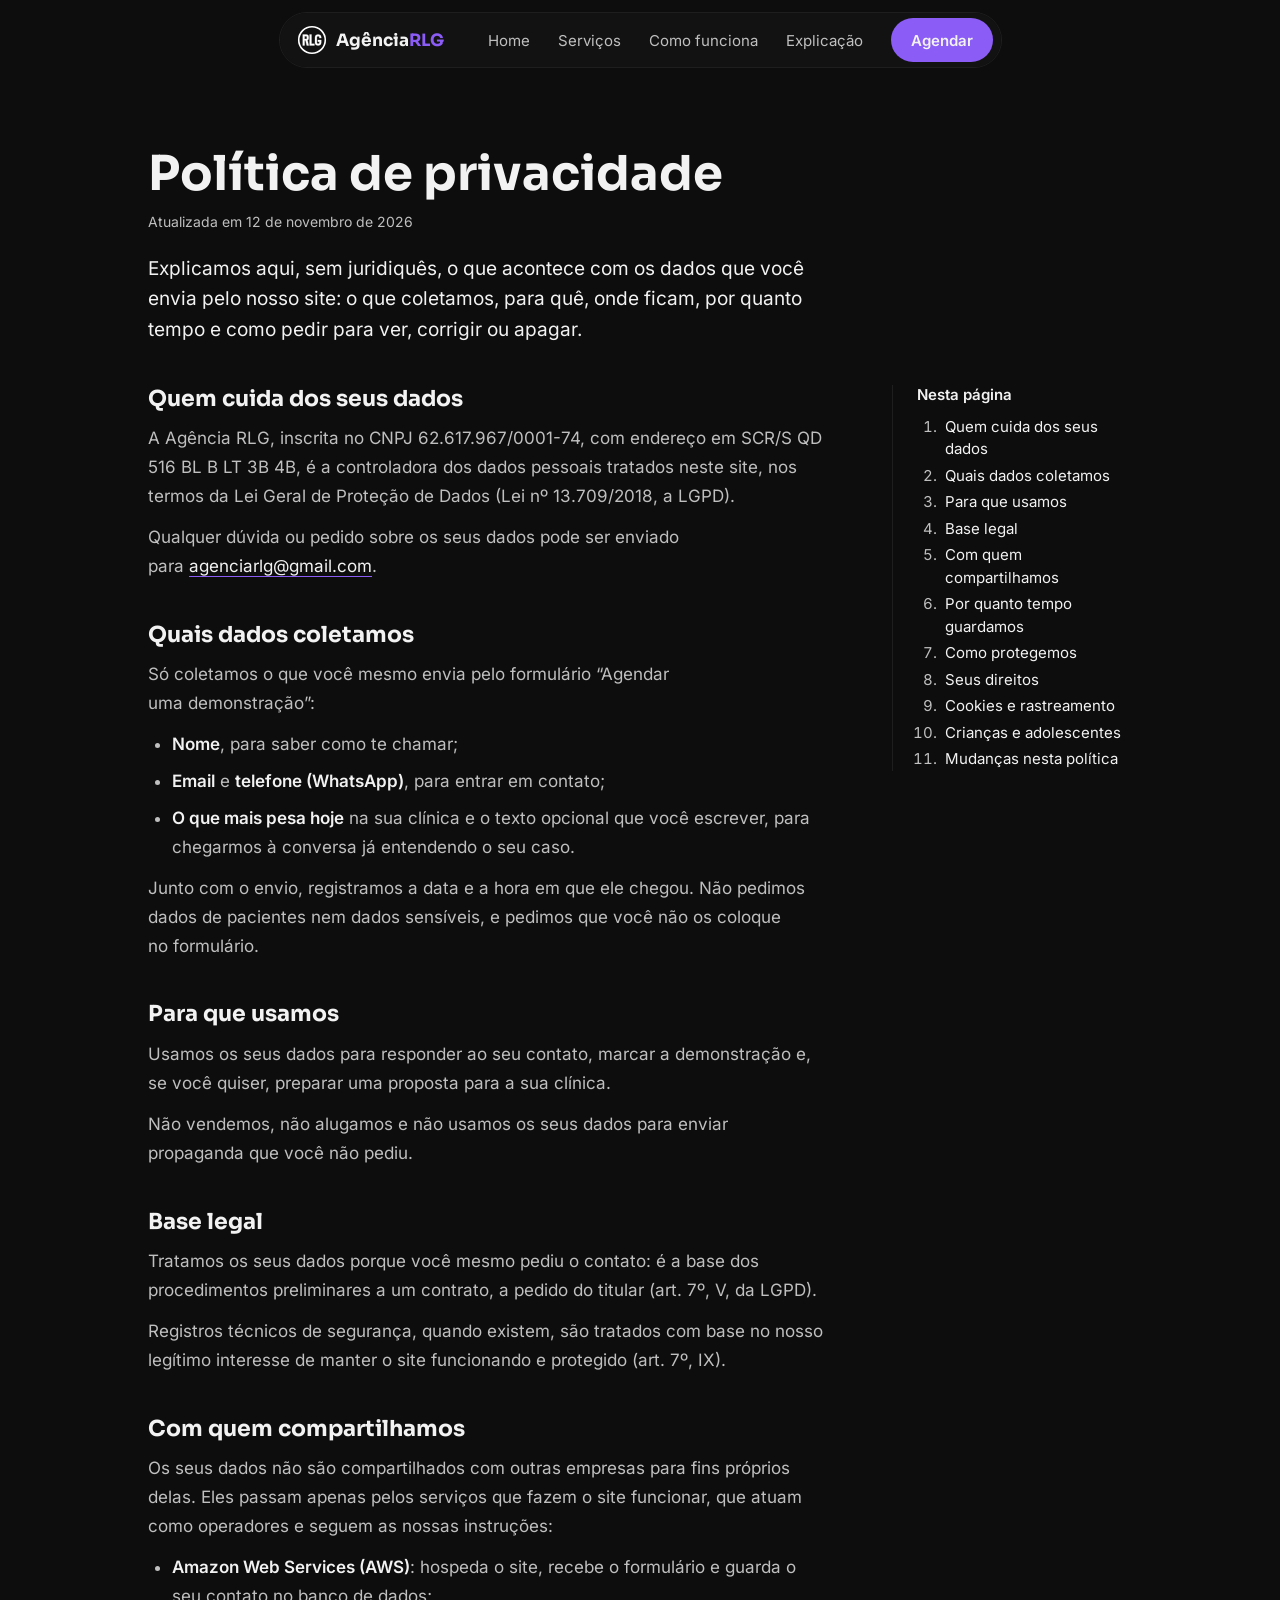
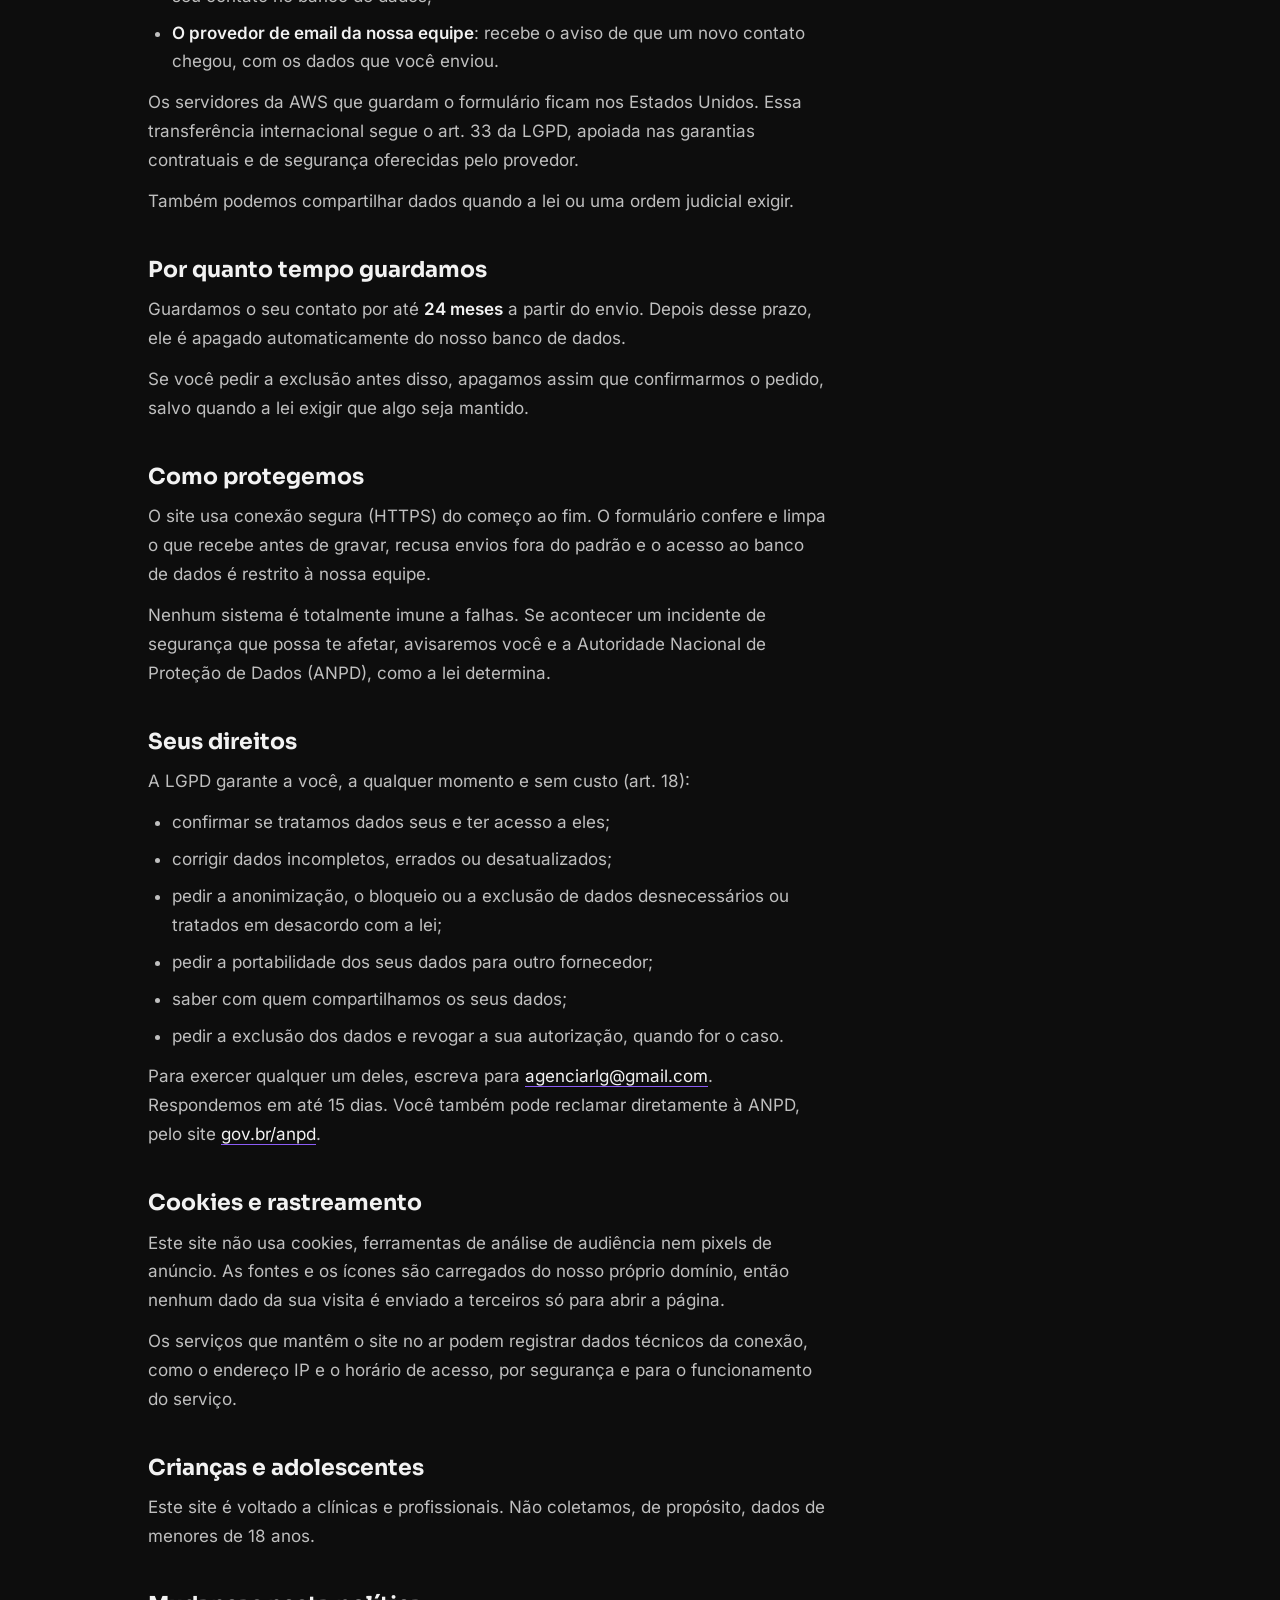
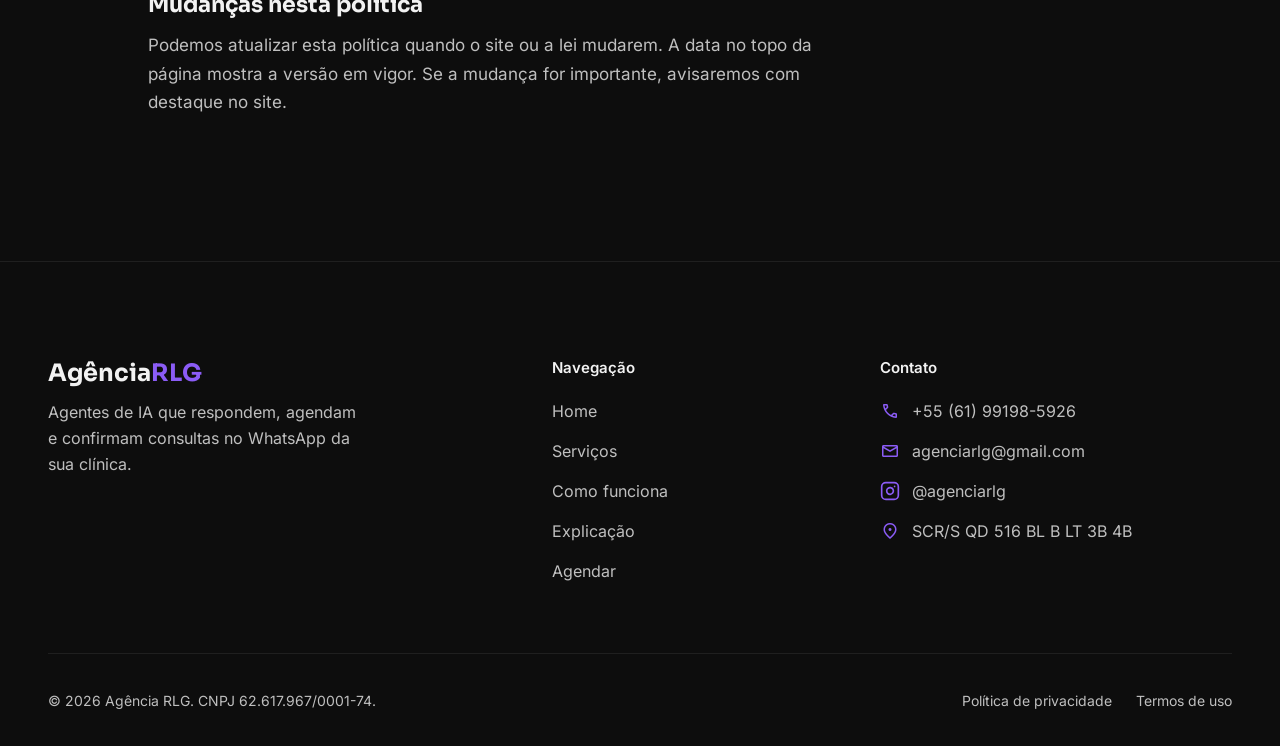
<file: privacidade.html>
<!DOCTYPE html>
<html lang="pt-br">
<head>
    <meta charset="UTF-8">
    <meta name="viewport" content="width=device-width, initial-scale=1.0">
    <title>Política de privacidade | Agência RLG</title>
    <meta name="description" content="Como a Agência RLG coleta, usa, guarda e protege os dados enviados pelo formulário do site, e como exercer os seus direitos pela LGPD.">
    <link rel="stylesheet" href="estilos/style.css">
    <link rel="stylesheet" href="estilos/telaGrande.css" media="screen">
    <link rel="stylesheet" href="estilos/topo.css">
    <link rel="stylesheet" href="estilos/rodape.css">
    <link rel="stylesheet" href="estilos/legal.css">
    <link rel="icon" href="imagens/logo/favicon.ico" sizes="any">
    <link rel="icon" href="imagens/logo/favicon.svg" type="image/svg+xml">
    <link rel="apple-touch-icon" href="imagens/logo/apple-touch-icon.png">
    <link rel="manifest" href="site.webmanifest">
    <meta name="theme-color" content="#0D0D0D">
    <meta property="og:type" content="website">
    <meta property="og:site_name" content="Agência RLG">
    <meta property="og:title" content="Política de privacidade | Agência RLG">
    <meta property="og:description" content="Como a Agência RLG coleta, usa, guarda e protege os dados enviados pelo formulário do site, e como exercer os seus direitos pela LGPD.">
    <meta property="og:url" content="https://www.agenciarlg.com/privacidade.html">
    <meta property="og:image" content="https://www.agenciarlg.com/imagens/logo/og-image-1200x630.png">
    <meta property="og:image:width" content="1200">
    <meta property="og:image:height" content="630">
    <meta property="og:image:alt" content="Logo da Agência RLG: as letras RLG dentro de um círculo">
    <meta name="twitter:card" content="summary_large_image">
    <link rel="preload" href="fontes/inter-latin.woff2" as="font" type="font/woff2" crossorigin>
    <link rel="stylesheet" href="estilos/fontes.css">
</head>
<body>
    <header class="topo">
        <nav class="topo-pilula" aria-label="Principal">
            <a href="index.html#home" class="topo-marca" aria-label="Agência RLG, voltar ao início">
                <img src="imagens/logo/rlg-white.svg" alt="" width="32" height="32">
                <span class="topo-nome" aria-hidden="true">Agência<span>RLG</span></span>
            </a>

            <button id="btn-menu" class="topo-botao-menu" type="button" aria-expanded="false" aria-controls="menu-links" aria-label="Abrir menu">
                <span class="linha"></span>
                <span class="linha"></span>
                <span class="linha"></span>
            </button>

            <div id="menu-links" class="topo-menu">
                <ul class="topo-links">
                    <li><a href="index.html#home">Home</a></li>
                    <li><a href="index.html#servicos">Serviços</a></li>
                    <li><a href="index.html#como-funciona">Como funciona</a></li>
                    <li><a href="index.html#explicacao">Explicação</a></li>
                </ul>
                <span class="topo-indicador" aria-hidden="true"></span>

                <a href="index.html#call" class="topo-cta">Agendar</a>

                <div class="topo-contato">
                    <p class="topo-contato-rotulo">Prefere falar direto?</p>
                    <a href="tel:+5561991985926"><span class="material-symbols-outlined" aria-hidden="true">call</span> +55 (61) 99198-5926</a>
                    <a href="https://www.instagram.com/agenciarlg" target="_blank" rel="noopener noreferrer">
                        <svg aria-hidden="true" xmlns="http://www.w3.org/2000/svg" width="20" height="20" viewBox="0 0 24 24" fill="none" stroke="currentColor" stroke-width="2" stroke-linecap="round" stroke-linejoin="round"><rect x="2" y="2" width="20" height="20" rx="5" ry="5"></rect><path d="M16 11.37A4 4 0 1 1 12.63 8 4 4 0 0 1 16 11.37z"></path><line x1="17.5" y1="6.5" x2="17.51" y2="6.5"></line></svg>
                        @agenciarlg
                    </a>
                </div>
            </div>
        </nav>
    </header>
    <div class="topo-veu" hidden></div>

    <main class="legal">
        <article class="legal-inner">
            <div class="legal-cabecalho">
                <h1>Política de privacidade</h1>
                <p class="legal-data">Atualizada em <time datetime="2026-11-12">12 de novembro de 2026</time></p>
                <p class="legal-intro">Explicamos aqui, sem juridiquês, o que acontece com os dados que você envia pelo nosso site: o que coletamos, para quê, onde ficam, por quanto tempo e como pedir para ver, corrigir ou apagar.</p>
            </div>

            <div class="legal-sumario" role="navigation" aria-label="Nesta página">
                <h2>Nesta página</h2>
                <ol>
                        <li><a href="#quem-somos">Quem cuida dos seus dados</a></li>
                        <li><a href="#dados">Quais dados coletamos</a></li>
                        <li><a href="#uso">Para que usamos</a></li>
                        <li><a href="#base-legal">Base legal</a></li>
                        <li><a href="#compartilhamento">Com quem compartilhamos</a></li>
                        <li><a href="#retencao">Por quanto tempo guardamos</a></li>
                        <li><a href="#seguranca">Como protegemos</a></li>
                        <li><a href="#direitos">Seus direitos</a></li>
                        <li><a href="#cookies">Cookies e rastreamento</a></li>
                        <li><a href="#menores">Crianças e adolescentes</a></li>
                        <li><a href="#mudancas">Mudanças nesta política</a></li>
                </ol>
            </div>

            <div class="legal-corpo">
                <section id="quem-somos" class="legal-secao">
                    <h2>Quem cuida dos seus dados</h2>
                    <p>A Agência RLG, inscrita no CNPJ 62.617.967/0001-74, com endereço em SCR/S QD 516 BL B LT 3B 4B, é a controladora dos dados pessoais tratados neste site, nos termos da Lei Geral de Proteção de Dados (Lei nº 13.709/2018, a LGPD).</p>
                    <p>Qualquer dúvida ou pedido sobre os seus dados pode ser enviado para <a href="mailto:agenciarlg@gmail.com">agenciarlg@gmail.com</a>.</p>
                </section>

                <section id="dados" class="legal-secao">
                    <h2>Quais dados coletamos</h2>
                    <p>Só coletamos o que você mesmo envia pelo formulário “Agendar uma demonstração”:</p>
                    <ul>
                        <li><strong>Nome</strong>, para saber como te chamar;</li>
                        <li><strong>Email</strong> e <strong>telefone (WhatsApp)</strong>, para entrar em contato;</li>
                        <li><strong>O que mais pesa hoje</strong> na sua clínica e o texto opcional que você escrever, para chegarmos à conversa já entendendo o seu caso.</li>
                    </ul>
                    <p>Junto com o envio, registramos a data e a hora em que ele chegou. Não pedimos dados de pacientes nem dados sensíveis, e pedimos que você não os coloque no formulário.</p>
                </section>

                <section id="uso" class="legal-secao">
                    <h2>Para que usamos</h2>
                    <p>Usamos os seus dados para responder ao seu contato, marcar a demonstração e, se você quiser, preparar uma proposta para a sua clínica.</p>
                    <p>Não vendemos, não alugamos e não usamos os seus dados para enviar propaganda que você não pediu.</p>
                </section>

                <section id="base-legal" class="legal-secao">
                    <h2>Base legal</h2>
                    <p>Tratamos os seus dados porque você mesmo pediu o contato: é a base dos procedimentos preliminares a um contrato, a pedido do titular (art. 7º, V, da LGPD).</p>
                    <p>Registros técnicos de segurança, quando existem, são tratados com base no nosso legítimo interesse de manter o site funcionando e protegido (art. 7º, IX).</p>
                </section>

                <section id="compartilhamento" class="legal-secao">
                    <h2>Com quem compartilhamos</h2>
                    <p>Os seus dados não são compartilhados com outras empresas para fins próprios delas. Eles passam apenas pelos serviços que fazem o site funcionar, que atuam como operadores e seguem as nossas instruções:</p>
                    <ul>
                        <li><strong>Amazon Web Services (AWS)</strong>: hospeda o site, recebe o formulário e guarda o seu contato no banco de dados;</li>
                        <li><strong>O provedor de email da nossa equipe</strong>: recebe o aviso de que um novo contato chegou, com os dados que você enviou.</li>
                    </ul>
                    <p>Os servidores da AWS que guardam o formulário ficam nos Estados Unidos. Essa transferência internacional segue o art. 33 da LGPD, apoiada nas garantias contratuais e de segurança oferecidas pelo provedor.</p>
                    <p>Também podemos compartilhar dados quando a lei ou uma ordem judicial exigir.</p>
                </section>

                <section id="retencao" class="legal-secao">
                    <h2>Por quanto tempo guardamos</h2>
                    <p>Guardamos o seu contato por até <strong>24 meses</strong> a partir do envio. Depois desse prazo, ele é apagado automaticamente do nosso banco de dados.</p>
                    <p>Se você pedir a exclusão antes disso, apagamos assim que confirmarmos o pedido, salvo quando a lei exigir que algo seja mantido.</p>
                </section>

                <section id="seguranca" class="legal-secao">
                    <h2>Como protegemos</h2>
                    <p>O site usa conexão segura (HTTPS) do começo ao fim. O formulário confere e limpa o que recebe antes de gravar, recusa envios fora do padrão e o acesso ao banco de dados é restrito à nossa equipe.</p>
                    <p>Nenhum sistema é totalmente imune a falhas. Se acontecer um incidente de segurança que possa te afetar, avisaremos você e a Autoridade Nacional de Proteção de Dados (ANPD), como a lei determina.</p>
                </section>

                <section id="direitos" class="legal-secao">
                    <h2>Seus direitos</h2>
                    <p>A LGPD garante a você, a qualquer momento e sem custo (art. 18):</p>
                    <ul>
                        <li>confirmar se tratamos dados seus e ter acesso a eles;</li>
                        <li>corrigir dados incompletos, errados ou desatualizados;</li>
                        <li>pedir a anonimização, o bloqueio ou a exclusão de dados desnecessários ou tratados em desacordo com a lei;</li>
                        <li>pedir a portabilidade dos seus dados para outro fornecedor;</li>
                        <li>saber com quem compartilhamos os seus dados;</li>
                        <li>pedir a exclusão dos dados e revogar a sua autorização, quando for o caso.</li>
                    </ul>
                    <p>Para exercer qualquer um deles, escreva para <a href="mailto:agenciarlg@gmail.com">agenciarlg@gmail.com</a>. Respondemos em até 15 dias. Você também pode reclamar diretamente à ANPD, pelo site <a href="https://www.gov.br/anpd" target="_blank" rel="noopener noreferrer">gov.br/anpd</a>.</p>
                </section>

                <section id="cookies" class="legal-secao">
                    <h2>Cookies e rastreamento</h2>
                    <p>Este site não usa cookies, ferramentas de análise de audiência nem pixels de anúncio. As fontes e os ícones são carregados do nosso próprio domínio, então nenhum dado da sua visita é enviado a terceiros só para abrir a página.</p>
                    <p>Os serviços que mantêm o site no ar podem registrar dados técnicos da conexão, como o endereço IP e o horário de acesso, por segurança e para o funcionamento do serviço.</p>
                </section>

                <section id="menores" class="legal-secao">
                    <h2>Crianças e adolescentes</h2>
                    <p>Este site é voltado a clínicas e profissionais. Não coletamos, de propósito, dados de menores de 18 anos.</p>
                </section>

                <section id="mudancas" class="legal-secao">
                    <h2>Mudanças nesta política</h2>
                    <p>Podemos atualizar esta política quando o site ou a lei mudarem. A data no topo da página mostra a versão em vigor. Se a mudança for importante, avisaremos com destaque no site.</p>
                </section>
            </div>
        </article>
    </main>

    <footer class="rodape">
        <div class="rodape-inner">
            <div class="rodape-marca">
                <a href="index.html#home" class="rodape-logo" aria-label="Agência RLG, voltar ao início">Agência<span>RLG</span></a>
                <p>Agentes de IA que respondem, agendam e confirmam consultas no WhatsApp da sua clínica.</p>
            </div>

            <div class="rodape-coluna" role="navigation" aria-label="Seções do site">
                <h2 class="rodape-rotulo">Navegação</h2>
                <ul>
                    <li><a href="index.html#home">Home</a></li>
                    <li><a href="index.html#servicos">Serviços</a></li>
                    <li><a href="index.html#como-funciona">Como funciona</a></li>
                    <li><a href="index.html#explicacao">Explicação</a></li>
                    <li><a href="index.html#call">Agendar</a></li>
                </ul>
            </div>

            <div class="rodape-coluna">
                <h2 class="rodape-rotulo">Contato</h2>
                <ul class="rodape-contato">
                    <li>
                        <span class="material-symbols-outlined" aria-hidden="true">call</span>
                        <a href="tel:+5561991985926">+55 (61) 99198-5926</a>
                    </li>
                    <li>
                        <span class="material-symbols-outlined" aria-hidden="true">mail</span>
                        <a href="mailto:agenciarlg@gmail.com">agenciarlg@gmail.com</a>
                    </li>
                    <li>
                        <svg class="rodape-icone-svg" aria-hidden="true" xmlns="http://www.w3.org/2000/svg" width="20" height="20" viewBox="0 0 24 24" fill="none" stroke="currentColor" stroke-width="2" stroke-linecap="round" stroke-linejoin="round">
                            <rect x="2" y="2" width="20" height="20" rx="5" ry="5"></rect>
                            <path d="M16 11.37A4 4 0 1 1 12.63 8 4 4 0 0 1 16 11.37z"></path>
                            <line x1="17.5" y1="6.5" x2="17.51" y2="6.5"></line>
                        </svg>
                        <a href="https://www.instagram.com/agenciarlg" target="_blank" rel="noopener noreferrer">@agenciarlg</a>
                    </li>
                    <li>
                        <span class="material-symbols-outlined" aria-hidden="true">location_on</span>
                        <span>SCR/S QD 516 BL B LT 3B 4B</span>
                    </li>
                </ul>
            </div>
        </div>

        <div class="rodape-base">
            <p>&copy; 2026 Agência RLG. CNPJ 62.617.967/0001-74.</p>
            <ul class="rodape-legal">
                <li><a href="privacidade.html">Política de privacidade</a></li>
                <li><a href="termos.html">Termos de uso</a></li>
            </ul>
        </div>
    </footer>

    <script src="scripts/script.js"></script>
</body>
</html>
</file>
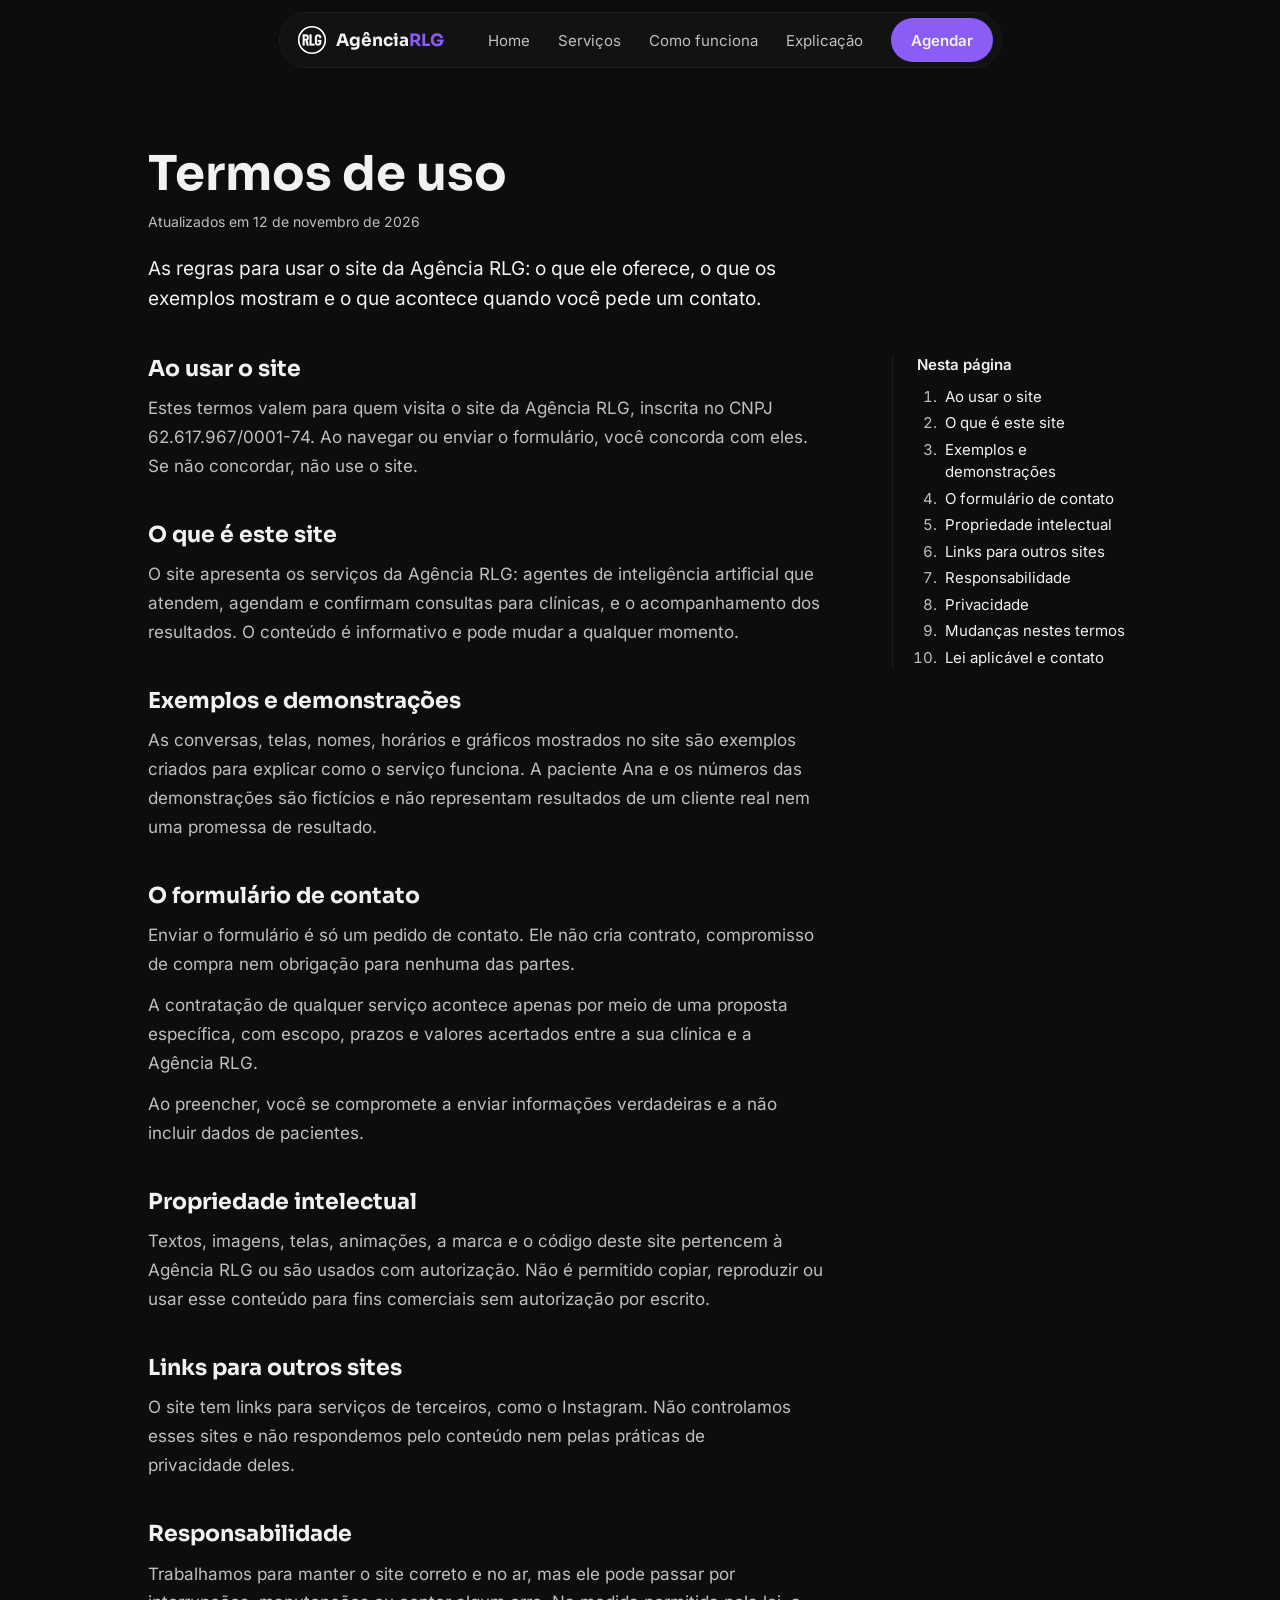
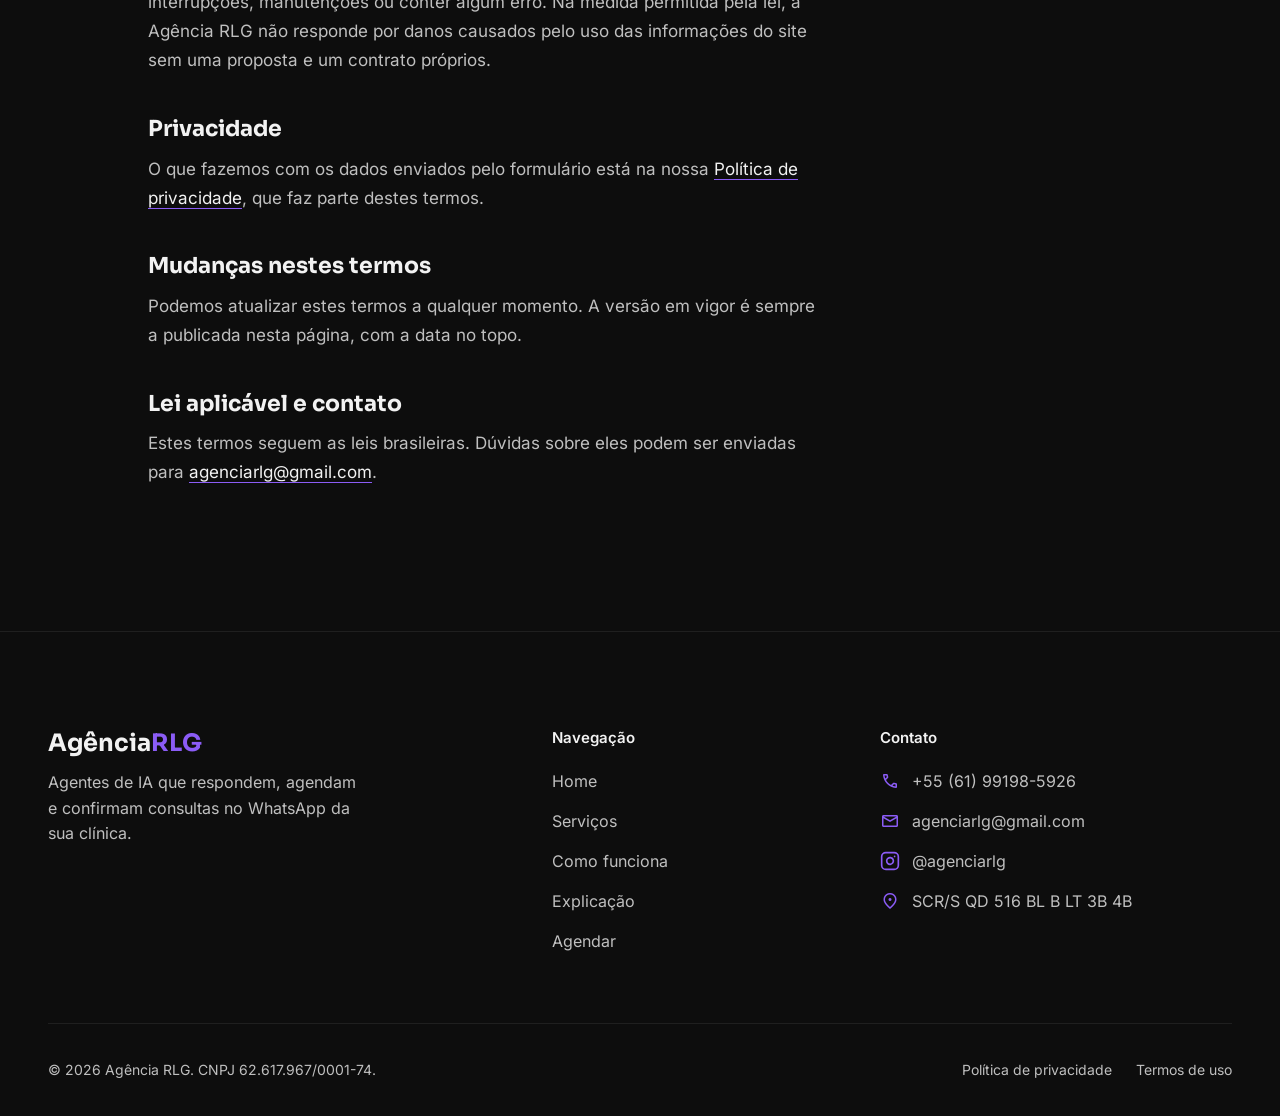
<file: termos.html>
<!DOCTYPE html>
<html lang="pt-br">
<head>
    <meta charset="UTF-8">
    <meta name="viewport" content="width=device-width, initial-scale=1.0">
    <title>Termos de uso | Agência RLG</title>
    <meta name="description" content="Regras de uso do site da Agência RLG: o que o site oferece, o formulário de contato, exemplos ilustrativos e propriedade intelectual.">
    <link rel="stylesheet" href="estilos/style.css">
    <link rel="stylesheet" href="estilos/telaGrande.css" media="screen">
    <link rel="stylesheet" href="estilos/topo.css">
    <link rel="stylesheet" href="estilos/rodape.css">
    <link rel="stylesheet" href="estilos/legal.css">
    <link rel="icon" href="imagens/logo/favicon.ico" sizes="any">
    <link rel="icon" href="imagens/logo/favicon.svg" type="image/svg+xml">
    <link rel="apple-touch-icon" href="imagens/logo/apple-touch-icon.png">
    <link rel="manifest" href="site.webmanifest">
    <meta name="theme-color" content="#0D0D0D">
    <meta property="og:type" content="website">
    <meta property="og:site_name" content="Agência RLG">
    <meta property="og:title" content="Termos de uso | Agência RLG">
    <meta property="og:description" content="Regras de uso do site da Agência RLG: o que o site oferece, o formulário de contato, exemplos ilustrativos e propriedade intelectual.">
    <meta property="og:url" content="https://www.agenciarlg.com/termos.html">
    <meta property="og:image" content="https://www.agenciarlg.com/imagens/logo/og-image-1200x630.png">
    <meta property="og:image:width" content="1200">
    <meta property="og:image:height" content="630">
    <meta property="og:image:alt" content="Logo da Agência RLG: as letras RLG dentro de um círculo">
    <meta name="twitter:card" content="summary_large_image">
    <link rel="preload" href="fontes/inter-latin.woff2" as="font" type="font/woff2" crossorigin>
    <link rel="stylesheet" href="estilos/fontes.css">
</head>
<body>
    <header class="topo">
        <nav class="topo-pilula" aria-label="Principal">
            <a href="index.html#home" class="topo-marca" aria-label="Agência RLG, voltar ao início">
                <img src="imagens/logo/rlg-white.svg" alt="" width="32" height="32">
                <span class="topo-nome" aria-hidden="true">Agência<span>RLG</span></span>
            </a>

            <button id="btn-menu" class="topo-botao-menu" type="button" aria-expanded="false" aria-controls="menu-links" aria-label="Abrir menu">
                <span class="linha"></span>
                <span class="linha"></span>
                <span class="linha"></span>
            </button>

            <div id="menu-links" class="topo-menu">
                <ul class="topo-links">
                    <li><a href="index.html#home">Home</a></li>
                    <li><a href="index.html#servicos">Serviços</a></li>
                    <li><a href="index.html#como-funciona">Como funciona</a></li>
                    <li><a href="index.html#explicacao">Explicação</a></li>
                </ul>
                <span class="topo-indicador" aria-hidden="true"></span>

                <a href="index.html#call" class="topo-cta">Agendar</a>

                <div class="topo-contato">
                    <p class="topo-contato-rotulo">Prefere falar direto?</p>
                    <a href="tel:+5561991985926"><span class="material-symbols-outlined" aria-hidden="true">call</span> +55 (61) 99198-5926</a>
                    <a href="https://www.instagram.com/agenciarlg" target="_blank" rel="noopener noreferrer">
                        <svg aria-hidden="true" xmlns="http://www.w3.org/2000/svg" width="20" height="20" viewBox="0 0 24 24" fill="none" stroke="currentColor" stroke-width="2" stroke-linecap="round" stroke-linejoin="round"><rect x="2" y="2" width="20" height="20" rx="5" ry="5"></rect><path d="M16 11.37A4 4 0 1 1 12.63 8 4 4 0 0 1 16 11.37z"></path><line x1="17.5" y1="6.5" x2="17.51" y2="6.5"></line></svg>
                        @agenciarlg
                    </a>
                </div>
            </div>
        </nav>
    </header>
    <div class="topo-veu" hidden></div>

    <main class="legal">
        <article class="legal-inner">
            <div class="legal-cabecalho">
                <h1>Termos de uso</h1>
                <p class="legal-data">Atualizados em <time datetime="2026-11-12">12 de novembro de 2026</time></p>
                <p class="legal-intro">As regras para usar o site da Agência RLG: o que ele oferece, o que os exemplos mostram e o que acontece quando você pede um contato.</p>
            </div>

            <div class="legal-sumario" role="navigation" aria-label="Nesta página">
                <h2>Nesta página</h2>
                <ol>
                        <li><a href="#aceite">Ao usar o site</a></li>
                        <li><a href="#o-site">O que é este site</a></li>
                        <li><a href="#exemplos">Exemplos e demonstrações</a></li>
                        <li><a href="#formulario">O formulário de contato</a></li>
                        <li><a href="#propriedade">Propriedade intelectual</a></li>
                        <li><a href="#links">Links para outros sites</a></li>
                        <li><a href="#responsabilidade">Responsabilidade</a></li>
                        <li><a href="#privacidade">Privacidade</a></li>
                        <li><a href="#mudancas">Mudanças nestes termos</a></li>
                        <li><a href="#lei">Lei aplicável e contato</a></li>
                </ol>
            </div>

            <div class="legal-corpo">
                <section id="aceite" class="legal-secao">
                    <h2>Ao usar o site</h2>
                    <p>Estes termos valem para quem visita o site da Agência RLG, inscrita no CNPJ 62.617.967/0001-74. Ao navegar ou enviar o formulário, você concorda com eles. Se não concordar, não use o site.</p>
                </section>

                <section id="o-site" class="legal-secao">
                    <h2>O que é este site</h2>
                    <p>O site apresenta os serviços da Agência RLG: agentes de inteligência artificial que atendem, agendam e confirmam consultas para clínicas, e o acompanhamento dos resultados. O conteúdo é informativo e pode mudar a qualquer momento.</p>
                </section>

                <section id="exemplos" class="legal-secao">
                    <h2>Exemplos e demonstrações</h2>
                    <p>As conversas, telas, nomes, horários e gráficos mostrados no site são exemplos criados para explicar como o serviço funciona. A paciente Ana e os números das demonstrações são fictícios e não representam resultados de um cliente real nem uma promessa de resultado.</p>
                </section>

                <section id="formulario" class="legal-secao">
                    <h2>O formulário de contato</h2>
                    <p>Enviar o formulário é só um pedido de contato. Ele não cria contrato, compromisso de compra nem obrigação para nenhuma das partes.</p>
                    <p>A contratação de qualquer serviço acontece apenas por meio de uma proposta específica, com escopo, prazos e valores acertados entre a sua clínica e a Agência RLG.</p>
                    <p>Ao preencher, você se compromete a enviar informações verdadeiras e a não incluir dados de pacientes.</p>
                </section>

                <section id="propriedade" class="legal-secao">
                    <h2>Propriedade intelectual</h2>
                    <p>Textos, imagens, telas, animações, a marca e o código deste site pertencem à Agência RLG ou são usados com autorização. Não é permitido copiar, reproduzir ou usar esse conteúdo para fins comerciais sem autorização por escrito.</p>
                </section>

                <section id="links" class="legal-secao">
                    <h2>Links para outros sites</h2>
                    <p>O site tem links para serviços de terceiros, como o Instagram. Não controlamos esses sites e não respondemos pelo conteúdo nem pelas práticas de privacidade deles.</p>
                </section>

                <section id="responsabilidade" class="legal-secao">
                    <h2>Responsabilidade</h2>
                    <p>Trabalhamos para manter o site correto e no ar, mas ele pode passar por interrupções, manutenções ou conter algum erro. Na medida permitida pela lei, a Agência RLG não responde por danos causados pelo uso das informações do site sem uma proposta e um contrato próprios.</p>
                </section>

                <section id="privacidade" class="legal-secao">
                    <h2>Privacidade</h2>
                    <p>O que fazemos com os dados enviados pelo formulário está na nossa <a href="privacidade.html">Política de privacidade</a>, que faz parte destes termos.</p>
                </section>

                <section id="mudancas" class="legal-secao">
                    <h2>Mudanças nestes termos</h2>
                    <p>Podemos atualizar estes termos a qualquer momento. A versão em vigor é sempre a publicada nesta página, com a data no topo.</p>
                </section>

                <section id="lei" class="legal-secao">
                    <h2>Lei aplicável e contato</h2>
                    <p>Estes termos seguem as leis brasileiras. Dúvidas sobre eles podem ser enviadas para <a href="mailto:agenciarlg@gmail.com">agenciarlg@gmail.com</a>.</p>
                </section>
            </div>
        </article>
    </main>

    <footer class="rodape">
        <div class="rodape-inner">
            <div class="rodape-marca">
                <a href="index.html#home" class="rodape-logo" aria-label="Agência RLG, voltar ao início">Agência<span>RLG</span></a>
                <p>Agentes de IA que respondem, agendam e confirmam consultas no WhatsApp da sua clínica.</p>
            </div>

            <div class="rodape-coluna" role="navigation" aria-label="Seções do site">
                <h2 class="rodape-rotulo">Navegação</h2>
                <ul>
                    <li><a href="index.html#home">Home</a></li>
                    <li><a href="index.html#servicos">Serviços</a></li>
                    <li><a href="index.html#como-funciona">Como funciona</a></li>
                    <li><a href="index.html#explicacao">Explicação</a></li>
                    <li><a href="index.html#call">Agendar</a></li>
                </ul>
            </div>

            <div class="rodape-coluna">
                <h2 class="rodape-rotulo">Contato</h2>
                <ul class="rodape-contato">
                    <li>
                        <span class="material-symbols-outlined" aria-hidden="true">call</span>
                        <a href="tel:+5561991985926">+55 (61) 99198-5926</a>
                    </li>
                    <li>
                        <span class="material-symbols-outlined" aria-hidden="true">mail</span>
                        <a href="mailto:agenciarlg@gmail.com">agenciarlg@gmail.com</a>
                    </li>
                    <li>
                        <svg class="rodape-icone-svg" aria-hidden="true" xmlns="http://www.w3.org/2000/svg" width="20" height="20" viewBox="0 0 24 24" fill="none" stroke="currentColor" stroke-width="2" stroke-linecap="round" stroke-linejoin="round">
                            <rect x="2" y="2" width="20" height="20" rx="5" ry="5"></rect>
                            <path d="M16 11.37A4 4 0 1 1 12.63 8 4 4 0 0 1 16 11.37z"></path>
                            <line x1="17.5" y1="6.5" x2="17.51" y2="6.5"></line>
                        </svg>
                        <a href="https://www.instagram.com/agenciarlg" target="_blank" rel="noopener noreferrer">@agenciarlg</a>
                    </li>
                    <li>
                        <span class="material-symbols-outlined" aria-hidden="true">location_on</span>
                        <span>SCR/S QD 516 BL B LT 3B 4B</span>
                    </li>
                </ul>
            </div>
        </div>

        <div class="rodape-base">
            <p>&copy; 2026 Agência RLG. CNPJ 62.617.967/0001-74.</p>
            <ul class="rodape-legal">
                <li><a href="privacidade.html">Política de privacidade</a></li>
                <li><a href="termos.html">Termos de uso</a></li>
            </ul>
        </div>
    </footer>

    <script src="scripts/script.js"></script>
</body>
</html>
</file>
<file: estilos/style.css>
@charset 'UTF-8';

:root {

    --cor-1: #0D0D0D;
    --cor-2: #F2F2F2;
    --cor-3: #BFBFBF;
    --cor-detalhe: #8B5CF6;
    --cor-hover: #9064f7;
    --cor-sub-detalhe: #3B82F6;
    --cor-nav: #0d0d0dbe;
    --cor-vidro: rgba(242, 242, 242, 0.1);
    --cor-vidro-hover: rgba(242, 242, 242, 0.2);
    --cor-superficie: #161616;
    --cor-superficie-2: #232323;
    --cor-borda: rgba(242, 242, 242, 0.08);
    --cor-detalhe-suave: color-mix(in srgb, var(--cor-detalhe) 28%, var(--cor-superficie));
    --sombra-card: 0 18px 40px rgba(0, 0, 0, 0.45);
    --cor-grade: color-mix(in srgb, var(--cor-detalhe) 55%, transparent);
    --cor-brilho: color-mix(in srgb, var(--cor-detalhe) 22%, transparent);
    --cor-brilho-forte: color-mix(in srgb, var(--cor-detalhe) 45%, transparent);
    /* Lâminas do Como funciona: vidro escuro, e a escolhida um tom de roxo */
    --cor-lamina: color-mix(in srgb, var(--cor-superficie) 72%, transparent);
    --cor-lamina-acesa: color-mix(in srgb, var(--cor-detalhe) 18%, var(--cor-superficie));
    --cor-trilha: rgba(242, 242, 242, 0.14);
    --cor-perigo: #F87171;
    --cor-vidro-escuro: rgba(13, 13, 13, 0.55);
    --cor-vidro-escuro-hover: rgba(13, 13, 13, 0.75);
    --cor-pilula: rgba(22, 22, 22, 0.72);
    --cor-veu: rgba(0, 0, 0, 0.6);

    /* Formulário do Agendar */
    --cor-campo: var(--cor-1);
    --cor-placeholder: #7A7A7A;
    --cor-chip-marcado: color-mix(in srgb, var(--cor-detalhe) 22%, var(--cor-superficie));

    /* Céu da Explicação: da noite em que a Ana fica sem resposta ao dia da revisão do mês.
       Ocupa a tela toda e o texto fica direto sobre ele: -1 é o alto, -2 o pé e -3 a névoa
       que corre devagar. Nas três fases escuras nada passa de 47% de luz (o texto claro
       fica acima de 4.5:1); no dia nada fica abaixo de 80% (o texto escuro idem) */
    --ceu-noite-1: oklch(15% 0.035 262);
    --ceu-noite-2: oklch(26% 0.06 258);
    --ceu-noite-3: oklch(33% 0.06 255);
    --ceu-madrugada-1: oklch(19% 0.03 248);
    --ceu-madrugada-2: oklch(31% 0.045 240);
    --ceu-madrugada-3: oklch(37% 0.04 235);
    --ceu-amanhecer-1: oklch(24% 0.035 35);
    --ceu-amanhecer-2: oklch(42% 0.08 48);
    --ceu-amanhecer-3: oklch(47% 0.09 55);
    --ceu-dia-1: oklch(91% 0.015 85);
    --ceu-dia-2: oklch(80% 0.035 75);
    --ceu-dia-3: oklch(86% 0.03 80);
    /* o fim do dia: o céu volta ao fundo da página antes da seção seguinte */
    --ceu-fim-1: var(--cor-1);
    --ceu-fim-2: var(--cor-1);
    --ceu-fim-3: oklch(19% 0.01 262);
    /* tinta do texto sobre o céu de dia */
    --ceu-tinta: oklch(20% 0.02 70);
    --ceu-tinta-2: oklch(30% 0.025 70);
    /* texto corrido claro sobre o céu escuro (mais claro que --cor-3 por causa da névoa) */
    --ceu-texto-claro: #D4D4D4;

    /* Onda da home: um só tom, o roxo da marca, do quase preto ao lilás */
    --onda-1: oklch(16% 0.045 293);
    --onda-2: oklch(32% 0.14 293);
    --onda-3: oklch(55% 0.22 293);
    --onda-4: oklch(80% 0.11 300);

    --fonte-titulo: 'Sora', Arial, Helvetica, sans-serif;
    --fonte-texto: 'Inter', Arial, Helvetica, sans-serif;
    --fonte-icone: 'Material Symbols Outlined';

}

* {
    margin: 0;
    padding: 0;
    box-sizing: border-box;
}

html {
    scroll-behavior: smooth;
    overflow-x: clip;
}

body {
    overflow-x: clip;
    background-color: var(--cor-1);
    font-family: var(--fonte-texto);
}

h1, h2, h3 {
    font-family: var(--fonte-titulo);
}

section {
    scroll-margin-top: 88px; /* a pílula do topo: 12px + 56px + respiro */
}


/* Links: base global */
a {
    text-decoration: none;
    color: var(--cor-3);
}

/* Botão roxo principal (topo da página e Como funciona; cada seção ajusta o tamanho) */
a.ctf {
    background-color: var(--cor-detalhe);
    padding: 16px 48px;
    border-radius: 5px;
    color: var(--cor-2);
    font-weight: bold;
    transition: background-color 220ms ease-out;
}

a.ctf:hover {
    background-color: var(--cor-hover);
    color: var(--cor-2);
}

/* Barra de navegação: os estilos ficam em estilos/topo.css */

/* Home: os estilos da home ficam em estilos/home.css */

.titulo {
    color: var(--cor-2);
    font-weight: bold;
    font-size:xx-large;
    margin-bottom: 20px;
}

/* Como funciona: os estilos ficam em estilos/como-funciona.css */

/* Serviços: os estilos ficam em estilos/servicos.css */

/* Explicação: os estilos ficam em estilos/explicacao.css */

/* Call (Agendar): os estilos ficam em estilos/agendar.css */

/* Rodapé: os estilos ficam em estilos/rodape.css */
</file>
<file: estilos/telaGrande.css>
@charset 'UTF-8';

@media (min-width: 768px) {
    
    /* Barra de navegação: ajustes de tela grande ficam em estilos/topo.css */

    /* home: ajustes de tela grande ficam em estilos/home.css */

    /* Como funciona: ajustes de tela grande ficam em estilos/como-funciona.css */

    /* Serviços: ajustes de tela grande ficam em estilos/servicos.css */

    /* Explicação: ajustes de tela grande ficam em estilos/explicacao.css */

    /* Call (Agendar): ajustes de tela grande ficam em estilos/agendar.css */

    /* Rodapé: ajustes de tela grande ficam em estilos/rodape.css */
}
</file>
<file: estilos/home.css>
/* Hallmark · shape: kept · genre: atmospheric · theme: brand · redesign: full (escopo: só o hero #home, branch v2-hero) · hero: Stage, texto à esquerda em 7 de 12 colunas e o celular à direita sobre a onda, empilhado no mobile · nav: kept · footer: kept · signature: a onda viva nos tons do roxo da marca atravessa a hero na diagonal (referência Stripe) e o celular da clínica flutua sobre a borda dela; o fim do título troca (responde, agenda, confirma) no mesmo passo em que o agente faz isso na conversa, e volta à frase da marca
 * axes: preto/Sora/roxo · posture: wave (a onda é superfície declarada, ocupa a faixa de cima da hero) · contrast: pass · fold: pass · v2.0.0 */
/* Hallmark · pre-emit critique: P4 H5 E4 S4 R4 V4 · weakest: R, a onda e o celular inclinado são duas decorações; a onda fica escura sob o texto e o celular é o próprio produto */
/* Hallmark · waive 29 · um tom só (o roxo da marca, sem azul nem rosa, Floor 2a), escura sob o texto, parada com movimento reduzido · a onda viva atrás do título foi escolhida pelo dono a partir da referência da Stripe */
/* Hallmark · dismissed 58 · o h1 "Você cuida do paciente. A RLG cuida da clínica." é a frase da marca RLG e foi mantido a pedido do dono */
/* Hallmark · reworded o parágrafo do hero de "Agente de IA que responde, agenda e confirma consultas no WhatsApp." para "Agente de IA no WhatsApp da sua clínica, atendendo a qualquer hora." · os três verbos passaram para o título, que troca a palavra */
/* Hallmark · waive 49b · a.ctf "Quero parar de perder pacientes!" quebra em 2 linhas só abaixo de ~400px · o rótulo é a chamada da RLG e o texto em 19px negrito é o que garante o contraste no roxo da marca */

/* =========================================================
   HOME (hero) - mobile first
   Base: celular. Ajustes de tela maior no @media no fim.
   ========================================================= */

#home {
    --cor-tela: color-mix(in srgb, var(--cor-1) 70%, var(--cor-superficie));
    --sombra-celular:
        0 2px 0 0 var(--cor-borda) inset,
        0 40px 80px -24px color-mix(in srgb, var(--onda-1) 85%, transparent),
        0 24px 64px -32px color-mix(in srgb, var(--cor-detalhe) 55%, transparent);
    --sombra-flutua: 0 24px 48px -16px color-mix(in srgb, var(--onda-1) 90%, transparent);
    --altura-topo: 68px; /* a pílula do topo: 12px + 56px */
}

section#home {
    position: relative;
    isolation: isolate;
    /* A onda passa por trás da pílula do topo, como na Stripe */
    margin-top: calc(-1 * var(--altura-topo));
    padding: calc(var(--altura-topo) + 40px) 20px 64px;
}

#home .sr-only {
    position: absolute;
    width: 1px;
    height: 1px;
    padding: 0;
    margin: -1px;
    overflow: hidden;
    clip-path: inset(50%);
    white-space: nowrap;
}

/* ---------- Onda ---------- */

#home .home-onda {
    position: absolute;
    inset: 0;
    z-index: -1;
    /* Corte diagonal: a onda desce mais à esquerda e sobe à direita */
    clip-path: polygon(0 0, 100% 0, 100% 52%, 0 74%);
    /* Sem WebGL ou sem JS: o mesmo tom, parado */
    background-color: var(--onda-1);
    background-image:
        radial-gradient(60% 70% at 85% 20%, var(--onda-3), transparent 70%),
        radial-gradient(50% 60% at 55% 0%, var(--onda-2), transparent 75%);
}

#home .home-onda canvas {
    display: block;
    width: 100%;
    height: 100%;
    opacity: 0;
    transition: opacity 1.2s ease;
}

#home .home-onda[data-pronto] canvas {
    opacity: 1;
}

/* ---------- Layout ---------- */

#home .home-inner {
    display: grid;
    grid-template-columns: minmax(0, 1fr);
    gap: 48px;
    max-width: 1200px;
    margin-inline: auto;
}

/* ---------- Texto ---------- */

#home .conteudo-home {
    min-width: 0;
}

#home .titulo {
    font-family: var(--fonte-titulo);
    font-size: clamp(1.875rem, 0.9rem + 4.4vw, 4rem);
    font-weight: 700;
    line-height: 1.04;
    letter-spacing: -0.025em;
    color: var(--cor-2);
    margin-bottom: 24px;
    overflow-wrap: break-word;
    min-width: 0;
}

#home .titulo-visual,
#home .titulo-linha {
    display: block;
}

#home .titulo-linha {
    text-wrap: balance;
}

/* O fim do título: as quatro frases ocupam o mesmo lugar (a mais larga
   reserva o espaço) e só uma aparece. Sem JS fica a frase da marca. */
#home .troca {
    display: grid;
}

#home .troca > .verbo {
    grid-area: 1 / 1;
}

#home .troca:not([data-js]) > .verbo:not(.final) {
    visibility: hidden;
}

/* A frase que sai sobe e some (transição); a que entra vem de baixo (animação).
   A transição só liga depois do primeiro quadro ([data-transicao]): sem isso,
   as quatro frases apareciam juntas por um instante ao carregar a página. */
#home .troca[data-js] > .verbo {
    opacity: 0;
    transform: translateY(-0.45em);
}

#home .troca[data-transicao] > .verbo {
    transition-property: opacity, transform;
    transition-duration: 0.35s;
    transition-timing-function: ease-in;
}

#home .troca[data-js] > .verbo.ativo {
    opacity: 1;
    transform: none;
    animation: palavra-entra 0.5s cubic-bezier(0.2, 0.7, 0.2, 1) 0.1s backwards;
}

@keyframes palavra-entra {
    from { opacity: 0; transform: translateY(0.45em); }
}

#home .conteudo-home > p {
    font-family: var(--fonte-texto);
    color: var(--cor-3);
    font-size: 1.1875rem;
    line-height: 1.5;
    max-width: 34ch;
    margin-bottom: 36px;
}

/* ---------- Botões: pílulas, como a navbar ---------- */

#home .butao {
    display: flex;
    flex-direction: column;
    gap: 12px;
}

#home .butao a {
    display: inline-flex;
    align-items: center;
    justify-content: center;
    min-height: 52px;
    padding: 12px 24px;
    border-radius: 999px;
    font-family: var(--fonte-texto);
    font-size: 1.1875rem;
    text-align: center;
    text-wrap: balance;
    transition-property: background-color, border-color, box-shadow, transform;
    transition-duration: 0.25s;
    transition-timing-function: ease;
}

/* Texto grande (19px, negrito) para o branco sobre o roxo da marca
   passar no contraste de texto grande (3:1) */
#home a.ctf {
    font-weight: 700;
    box-shadow: 0 12px 32px -12px color-mix(in srgb, var(--cor-detalhe) 70%, transparent);
}

#home a.ctf:hover {
    box-shadow: 0 16px 40px -12px color-mix(in srgb, var(--cor-detalhe) 90%, transparent);
    transform: translateY(-1px);
}

#home a.btn-sec {
    background-color: var(--cor-superficie);
    border: 1px solid var(--cor-trilha);
    color: var(--cor-2);
}

#home a.btn-sec:hover {
    background-color: var(--cor-superficie-2);
    border-color: var(--cor-3);
}

#home .butao a:focus-visible {
    outline: 2px solid var(--cor-2);
    outline-offset: 3px;
    transition: none;
}

#home .butao a:active {
    transform: translateY(1px);
}

/* ---------- Entrada: um momento só, no carregamento ----------
   Fica visível por padrão: a animação só leva do invisível ao final. */

#home .titulo-linha,
#home .conteudo-home > p,
#home .butao,
#home .home-visual {
    animation: entrar 0.9s cubic-bezier(0.2, 0.7, 0.2, 1) backwards;
}

#home .titulo-linha:nth-child(2) { animation-delay: 0.12s; }
#home .conteudo-home > p { animation-delay: 0.3s; }
#home .butao { animation-delay: 0.42s; }
#home .home-visual { animation-delay: 0.55s; animation-duration: 1.1s; }

@keyframes entrar {
    from { opacity: 0; transform: translateY(24px); }
}

/* ---------- O celular e os cartões ----------
   Sem JS ou com menos movimento, tudo aparece no estado final (estático).
   O script adiciona data-js e vai marcando cada passo com .visivel. */

#home .home-visual {
    position: relative;
    width: 100%;
    max-width: 340px;
    margin-inline: auto;
    font-family: var(--fonte-texto);
    perspective: 1400px;
}

#home .home-visual p {
    margin: 0;
}

#home .chat,
#home .agenda,
#home .aviso {
    background-color: var(--cor-superficie);
    border: 1px solid var(--cor-borda);
    border-radius: 16px;
    box-shadow: var(--sombra-card);
}

/* --- Conversa --- */

/* A conversa é a tela de um celular: alta, com cantos de aparelho,
   o cabeçalho do WhatsApp em cima e o campo de mensagem embaixo.
   Sem moldura, notch ou barra de status desenhados. */
#home .chat {
    position: relative;
    display: flex;
    flex-direction: column;
    width: 100%;
    min-height: 460px;
    border-radius: 32px;
    background-color: var(--cor-tela);
    box-shadow: var(--sombra-celular);
    overflow: clip;
}

#home .chat-topo {
    display: flex;
    align-items: center;
    gap: 12px;
    padding: 12px 16px;
    border-bottom: 1px solid var(--cor-borda);
}

#home .chat-avatar {
    display: grid;
    place-items: center;
    width: 32px;
    height: 32px;
    border-radius: 50%;
    background-color: var(--cor-detalhe-suave);
    color: var(--cor-2);
    font-size: 0.75rem;
    font-weight: 600;
}

#home .chat-nome,
#home .agenda-titulo,
#home .aviso-titulo {
    color: var(--cor-2);
    font-size: 0.875rem;
    font-weight: 600;
}

#home .chat-status,
#home .agenda-sub,
#home .aviso-sub {
    color: var(--cor-3);
    font-size: 0.75rem;
}

#home .chat-topo {
    padding-top: 16px;
    background-color: var(--cor-superficie);
}

/* As mensagens ficam embaixo, perto do campo, como no WhatsApp */
#home .chat-corpo {
    flex: 1;
    display: flex;
    flex-direction: column;
    justify-content: flex-end;
    gap: 8px;
    padding: 16px;
}

#home .chat-campo {
    padding: 8px 12px 16px;
}

#home .chat-campo span {
    display: block;
    padding: 8px 16px;
    border-radius: 999px;
    background-color: var(--cor-superficie-2);
    color: var(--cor-3);
    font-size: 0.8125rem;
}

#home .balao {
    max-width: 82%;
    padding: 8px 12px 4px;
    border-radius: 12px;
    color: var(--cor-2);
    font-size: 0.8125rem;
    line-height: 1.35;
}

#home .balao.paciente {
    align-self: flex-start;
    background-color: var(--cor-superficie-2);
    border-bottom-left-radius: 4px;
}

#home .balao.agente {
    background-color: var(--cor-detalhe-suave);
    border-bottom-right-radius: 4px;
}

#home .hora {
    display: block;
    margin-top: 2px;
    color: var(--cor-3);
    font-size: 0.6875rem;
    text-align: right;
}

#home .hora .lido {
    font-size: 0.875rem;
    color: var(--cor-sub-detalhe);
    vertical-align: -3px;
}

/* Bolha do agente e "digitando" ocupam o mesmo lugar: nada pula na tela */
#home .slot-mensagem {
    display: grid;
    justify-items: end;
}

#home .slot-mensagem > * {
    grid-area: 1 / 1;
}

#home .digitando {
    align-self: start;
    display: flex;
    gap: 4px;
    padding: 12px 16px;
    border-radius: 12px;
    border-bottom-right-radius: 4px;
    background-color: var(--cor-detalhe-suave);
    visibility: hidden;
}

#home .digitando i {
    width: 6px;
    height: 6px;
    border-radius: 50%;
    background-color: var(--cor-3);
    animation: digitando 1s ease-in-out infinite;
}

#home .digitando i:nth-child(2) { animation-delay: 0.15s; }
#home .digitando i:nth-child(3) { animation-delay: 0.3s; }

@keyframes digitando {
    0%, 60%, 100% { opacity: 0.35; transform: translateY(0); }
    30% { opacity: 1; transform: translateY(-3px); }
}

/* Aviso "Consulta agendada" dentro da conversa: só no celular,
   no lugar dos cartões de agenda e lembrete */
#home .chat-agendado {
    display: flex;
    align-items: center;
    gap: 4px;
    align-self: center;
    padding: 4px 12px;
    border-radius: 999px;
    border: 1px solid var(--cor-detalhe);
    background-color: var(--cor-detalhe-suave);
    color: var(--cor-2);
    font-size: 0.75rem;
}

#home .chat-agendado .material-symbols-outlined {
    font-size: 1rem;
    color: var(--cor-2);
}

/* --- Agenda --- */

#home .agenda {
    padding: 16px;
}

#home .agenda-topo,
#home .aviso {
    display: flex;
    align-items: center;
    gap: 12px;
}

#home .agenda-topo {
    margin-bottom: 12px;
}

#home .agenda-marcado .material-symbols-outlined {
    font-size: 1rem;
}

#home .agenda-topo .material-symbols-outlined,
#home .aviso .material-symbols-outlined {
    color: var(--cor-detalhe);
}

#home .agenda-horarios {
    display: grid;
    grid-template-columns: repeat(3, minmax(0, 1fr));
    gap: 8px;
    list-style: none;
}

#home .agenda-horarios li {
    display: flex;
    align-items: center;
    justify-content: center;
    gap: 2px;
    padding: 8px 0;
    border: 1px solid var(--cor-borda);
    border-radius: 8px;
    color: var(--cor-2);
    font-size: 0.75rem;
}

#home .agenda-horarios li.ocupado {
    color: var(--cor-3);
    opacity: 0.45;
    text-decoration: line-through;
}

/* Horário marcado: fundo roxo escuro e borda roxa, para o texto claro passar no contraste */
#home .agenda-horarios .horario-alvo {
    background-color: var(--cor-detalhe-suave);
    border-color: var(--cor-detalhe);
    box-shadow: 0 0 16px color-mix(in srgb, var(--cor-detalhe) 45%, transparent);
    font-weight: 600;
    transition-property: background-color, border-color, box-shadow;
    transition-duration: 0.4s;
}

#home .agenda-marcado {
    display: flex;
    align-items: center;
    gap: 4px;
    margin-top: 12px;
    padding: 4px 8px;
    border-radius: 8px;
    background-color: var(--cor-detalhe-suave);
    color: var(--cor-2);
    font-size: 0.75rem;
}

/* --- Aviso de lembrete --- */

#home .aviso {
    padding: 12px 16px;
}


/* --- Estados da animação (só com [data-js], adicionado pelo script) --- */

#home .home-visual[data-js] .surge {
    transition-property: opacity, transform;
    transition-duration: 0.45s;
    transition-timing-function: ease;
}

#home .home-visual[data-js] .surge:not(.visivel) {
    opacity: 0;
    transform: translateY(8px);
}

#home .home-visual[data-js] .digitando.visivel {
    visibility: visible;
}

#home .home-visual[data-js] .horario-alvo:not(.visivel) {
    background-color: transparent;
    border-color: var(--cor-borda);
    box-shadow: none;
    font-weight: 400;
}

#home .home-visual[data-js] .horario-alvo.visivel {
    animation: marcar 0.5s ease;
}

@keyframes marcar {
    0%, 100% { transform: scale(1); }
    50% { transform: scale(1.08); }
}


/* Os cartões flutuam devagar, cada um no seu ritmo */
@keyframes flutuar {
    0%, 100% { transform: translate3d(0, 0, 0); }
    50% { transform: translate3d(0, -8px, 0); }
}

@media (prefers-reduced-motion: reduce) {
    #home .butao a,
    #home .troca[data-js] > .verbo,
    #home .home-onda canvas {
        transition: none;
    }

    #home .digitando i,
    #home .titulo-linha,
    #home .conteudo-home > p,
    #home .butao,
    #home .home-visual,
    #home .agenda,
    #home .aviso {
        animation: none;
    }
}

/* Celular: só a conversa. Agenda e lembrete aparecem a partir do tablet */
#home .agenda,
#home .aviso {
    display: none;
}

/* ---------- Celular maior: botões lado a lado ---------- */

@media (min-width: 480px) {
    #home .butao {
        flex-direction: row;
        flex-wrap: wrap;
    }

    #home .butao a {
        padding-inline: 32px;
    }
}

/* ---------- Tablet: ainda empilhado, cartões flutuando ao lado ---------- */

@media (min-width: 768px) {
    section#home {
        padding: calc(var(--altura-topo) + 64px) 48px 96px;
    }

    #home .home-onda {
        clip-path: polygon(0 0, 100% 0, 100% 48%, 0 70%);
    }

    #home .home-visual {
        max-width: 560px;
        padding-inline: 112px;
    }

    #home .chat {
        min-height: 600px;
    }

    #home .chat-agendado {
        display: none;
    }

    #home .agenda,
    #home .aviso {
        position: absolute;
        z-index: 1;
        box-shadow: var(--sombra-flutua);
    }

    #home .agenda {
        display: block;
        width: 236px;
        left: 0;
        top: 64px;
        animation: flutuar 7s ease-in-out infinite;
    }

    #home .aviso {
        display: flex;
        width: 248px;
        right: 0;
        bottom: -24px;
        animation: flutuar 8s ease-in-out -3s infinite;
    }
}

/* ---------- Desktop: texto à esquerda, celular à direita ---------- */

@media (min-width: 960px) {
    section#home {
        display: grid;
        align-items: center;
        min-height: 100svh;
        padding: calc(var(--altura-topo) + 32px) 48px 64px;
    }

    #home .home-onda {
        clip-path: polygon(0 0, 100% 0, 100% 58%, 0 86%);
    }

    #home .home-inner {
        grid-template-columns: minmax(0, 7fr) minmax(0, 5fr);
        align-items: center;
        gap: 32px;
        width: 100%;
    }

    #home .home-visual {
        max-width: none;
        padding-inline: 64px 40px;
    }

    /* O celular inclina de leve para o texto */
    #home .chat {
        min-height: 600px;
        transform: rotateY(-6deg);
        transform-origin: 70% 50%;
    }

    /* A agenda flutua no alto, onde a conversa ainda está vazia;
       o lembrete sai pela borda de baixo, sobre o campo de mensagem */
    #home .agenda {
        left: -8px;
        top: 64px;
    }

    #home .aviso {
        right: 0;
        bottom: -24px;
    }
}
</file>
<file: estilos/servicos.css>
/* Hallmark · redesign: full (escopo: só a seção #servicos) · theme: brand · os 4 serviços em grade 2x2, ícone ao lado do título, sobre a grade em movimento diagonal (agora em transform, com as bordas se dissolvendo no preto) */
/* Hallmark · polish (correção leve, a pedido do dono: a seção é simples de propósito) · textos dos cards encurtados de ~160 para ~105 palavras, com tom de venda · cards só com borda, sem sombra (F24) · cor do texto declarada na seção (41) */

/* =========================================================
   SERVIÇOS - mobile first
   Base: celular (uma coluna). Grade 2x2 a partir de 768px.
   ========================================================= */

section.servicos {
    position: relative;
    isolation: isolate;
    overflow: clip;
    padding: 64px 20px 80px;
    background-color: var(--cor-1);
    color: var(--cor-2);
}

/* ---------- Fundo: grade em movimento diagonal ---------- */

/* A grade fica numa camada maior que a seção e anda 40px na diagonal;
   como o desenho se repete a cada 40px, o loop é contínuo.
   A máscara dissolve as bordas no preto da página. */
section.servicos::before {
    content: "";
    position: absolute;
    inset: -40px;
    z-index: -2;
    background-image:
        linear-gradient(var(--cor-grade) 1px, transparent 1px),
        linear-gradient(90deg, var(--cor-grade) 1px, transparent 1px);
    background-size: 40px 40px;
    -webkit-mask-image: radial-gradient(ellipse 70% 65% at 50% 50%, black 45%, transparent 100%);
    mask-image: radial-gradient(ellipse 70% 65% at 50% 50%, black 45%, transparent 100%);
    animation: servicos-grade 10s linear infinite;
}

/* Brilho roxo suave atrás dos cards */
section.servicos::after {
    content: "";
    position: absolute;
    inset: 0;
    z-index: -1;
    background: radial-gradient(ellipse 50% 45% at 50% 55%, var(--cor-brilho), transparent 70%);
    pointer-events: none;
}

@keyframes servicos-grade {
    from { transform: translate(0, 0); }
    to { transform: translate(40px, 40px); }
}

/* ---------- Conteúdo ---------- */

.servicos-inner {
    max-width: 1200px;
    margin-inline: auto;
}

.servicos-titulo {
    font-family: var(--fonte-titulo);
    color: var(--cor-2);
    font-size: clamp(2rem, 1.5rem + 2.5vw, 3rem);
    line-height: 1.1;
    margin-bottom: 32px;
    text-wrap: balance;
    overflow-wrap: break-word;
    min-width: 0;
}

.servicos-grade {
    display: grid;
    grid-template-columns: minmax(0, 1fr);
    gap: 16px;
}

/* ---------- Card ---------- */

.servico {
    padding: 24px;
    background-color: var(--cor-superficie);
    border: 1px solid var(--cor-borda);
    border-radius: 14px;
}

.servico-topo {
    display: flex;
    align-items: center;
    gap: 12px;
    margin-bottom: 12px;
}

.servico .servico-icone {
    display: grid;
    place-items: center;
    flex-shrink: 0;
    width: 44px;
    height: 44px;
    border-radius: 12px;
    background-color: var(--cor-detalhe-suave);
    color: var(--cor-2);
    font-size: 1.5rem;
}

.servico h3 {
    font-family: var(--fonte-titulo);
    color: var(--cor-2);
    font-size: 1.125rem;
    line-height: 1.3;
    text-wrap: balance;
    min-width: 0;
}

.servico p {
    font-family: var(--fonte-texto);
    color: var(--cor-3);
    font-size: 1rem;
    line-height: 1.6;
    text-wrap: pretty;
}

/* ---------- Menos movimento: grade parada ---------- */

@media (prefers-reduced-motion: reduce) {
    section.servicos::before {
        animation: none;
    }
}

/* ---------- Tablet e maiores: grade 2x2 ---------- */

@media (min-width: 768px) {
    section.servicos {
        padding: 96px 48px;
    }

    .servicos-titulo {
        margin-bottom: 40px;
    }

    .servicos-grade {
        grid-template-columns: repeat(2, minmax(0, 1fr));
        gap: 24px;
    }

    .servico {
        padding: 32px;
    }

    .servico h3 {
        font-size: 1.25rem;
    }
}
</file>
<file: estilos/como-funciona.css>
/* Hallmark · redesign: full (escopo: só a seção #como-funciona, branch v2-como-funciona-v4) · theme: brand (tokens de estilos/style.css, Sora + Inter, roxo da marca, onda da home) · shape: camadas da clínica, escolha do dono, no lugar do mapa de nós (lido como "cara de IA", o desenho de qualquer site de automação) · as ferramentas que a clínica já usa empilhadas em perspectiva e o Agente RLG como a lâmina de luz entre o paciente e elas · signature: as lâminas chegam soltas e se juntam na pilha conforme a rolagem (GSAP, scrub); a escolhida sai da pilha · as 7 lâminas são abas com botão de 44px · tour a pedido do dono: troca a cada 5s só à vista, segura com mouse e foco, botão visível de pausar, para de vez no primeiro clique, nenhum com menos movimento (18, WCAG 2.2.2) · sem JS: lâminas são links e os 7 painéis ficam abertos */
/* Hallmark · pre-emit critique: P4 H4 E5 S4 R4 V4 · weakest: H, sete lâminas com rótulo competem com o painel; só a lâmina do agente tem cor e só a escolhida acende */
/* Hallmark · dismissed 49 ("Quero isso na minha clínica" quebra de propósito em 320px; o botão é do site todo) · answered 40 (contraste do roxo #8B5CF6 é do site todo, pendente fora desta seção) */
/* Hallmark · reworded "Como funciona nossa empresa" to "Funciona no que sua clínica já usa", e o parágrafo de 50 para 18 palavras · escolha do dono (fala do ganho dele, não da empresa) */

/* =========================================================
   COMO FUNCIONA - mobile first
   A pilha é 3D só com CSS: .pilha gira para a vista
   isométrica e cada lâmina sobe --i vezes o --vao.
   Os rótulos giram de volta e ficam de frente, no canto
   direito de cada lâmina.
   Celular: uma coluna, pilha pequena, a lâmina escolhida sobe.
   Computador (>= 1120px): pilha à esquerda, texto à direita,
   a lâmina escolhida desliza para fora.
   ========================================================= */

section.como {
    padding: 64px 16px 80px;
    background-color: var(--cor-1);
    /* A luz da camada do agente vaza para a seção */
    background-image: radial-gradient(45% 35% at 40% 52%, var(--cor-brilho), transparent 70%);
    color: var(--cor-2);
}

.como-inner {
    max-width: 1200px;
    margin-inline: auto;
    display: grid;
    grid-template-columns: minmax(0, 1fr);
}

/* ---------- Cabeçalho ---------- */

.como-cabecalho {
    margin-bottom: 24px;
}

.como-titulo {
    font-family: var(--fonte-titulo);
    color: var(--cor-2);
    font-size: clamp(2rem, 1.5rem + 2.5vw, 3rem);
    line-height: 1.1;
    margin-bottom: 16px;
    text-wrap: balance;
    overflow-wrap: break-word;
    min-width: 0;
}

.como-cabecalho p {
    font-family: var(--fonte-texto);
    color: var(--cor-3);
    font-size: 1.0625rem;
    line-height: 1.6;
    max-width: 48ch;
    text-wrap: pretty;
}

/* ---------- Palco e pilha ---------- */

.camadas {
    display: contents;
}

.camadas-palco {
    /* Medidas da pilha: lado da lâmina, vão entre lâminas,
       quanto a escolhida sai e sobe, largura dos rótulos */
    /* Lado da lâmina: 156px, ou menos quando a tela não comporta
       losango (1,414 W) + 12px + rótulos (celulares estreitos) */
    --w: clamp(110px, calc((100vw - 44px - var(--rotulo)) / 1.414), 156px);
    --vao: 58px;
    --sai: 0px;
    --sobe: 6px;
    --rotulo: 124px;
    --giro-x: 60deg;
    --giro-z: 45deg;
    /* Montagem: 0 = lâminas soltas, 1 = pilha montada. Sem JS, sem GSAP
       ou com menos movimento fica em 1. --espalha é o quanto se soltam. */
    --junta: 1;
    --solto: calc(1 - var(--junta));
    --espalha: 0.55;

    position: relative;
    /* Altura: losango da base (0,707 W) + 6 vãos projetados (0,866) + folga */
    /* + o espaço do botão de pausar, só quando ele aparece */
    height: calc(var(--w) * 0.707 + var(--vao) * 0.866 * 6 + 40px + var(--espaco-tour, 0px));
    width: calc(var(--w) * 1.414 + 12px + var(--rotulo));
    max-width: 100%;
    margin-inline: auto;
    font-family: var(--fonte-texto);
}

/* O botão do tour só existe com JS e sem "reduzir movimento" */
.camadas-palco:has(> .camadas-tour:not([hidden])) {
    --espaco-tour: 64px;
}

/* Celulares estreitos: rótulos mais curtos e sem ícone */
@media (max-width: 374px) {
    .camadas-palco {
        --rotulo: 108px;
    }

    .lamina-rotulo {
        padding-inline: 12px;
    }

    .lamina-rotulo .material-symbols-outlined,
    .lamina-rotulo svg {
        display: none;
    }
}

/* Halo da lâmina do agente. Fica em 2D, atrás da pilha: brilho
   (box-shadow) numa lâmina 3D faz o navegador cortá-la ao meio. */
.camadas-palco::before {
    content: "";
    position: absolute;
    left: calc(var(--w) * 0.707 - var(--w));
    top: calc(24px + var(--w) * 0.354 + 2 * var(--vao) * 0.866 - var(--w));
    width: calc(var(--w) * 2);
    height: calc(var(--w) * 2);
    background-image: radial-gradient(closest-side, var(--cor-brilho-forte), transparent);
    opacity: var(--junta);
    pointer-events: none;
}

.pilha {
    position: absolute;
    width: var(--w);
    height: var(--w);
    /* O losango começa na borda esquerda do palco e a lâmina do topo fica a 24px do alto */
    left: calc(var(--w) * 0.207);
    top: calc(var(--vao) * 0.866 * 6 + var(--w) * 0.354 - var(--w) / 2 + 24px);
    transform: rotateX(var(--giro-x)) rotateZ(var(--giro-z));
    transform-style: preserve-3d;
}

.pilha-abas {
    position: absolute;
    inset: 0;
    transform-style: preserve-3d;
    list-style: none;
}

/* ---------- Lâminas ---------- */

.lamina {
    position: absolute;
    inset: 0;
    display: block;
    transform-style: preserve-3d;
    /* Lugar na pilha (+ quanto a escolhida sobe e sai) + o desvio de quando está solta */
    transform:
        translateZ(calc(var(--i) * var(--vao) + var(--lev, 0px) + var(--solto) * var(--espalha) * var(--dz)))
        translate(
            calc(var(--sai-x, 0px) + var(--solto) * var(--espalha) * var(--dx)),
            calc(-1 * var(--sai-x, 0px) + var(--solto) * var(--espalha) * var(--dy)))
        rotateZ(calc(var(--solto) * var(--rz)));
    transition-property: transform;
    transition-duration: 480ms;
    transition-timing-function: cubic-bezier(0.22, 1, 0.36, 1);
    color: var(--cor-2);
    text-decoration: none;
}

/* Para onde cada lâmina se solta (no plano da pilha: x+y- é direita na tela,
   x-y+ é esquerda; dz afasta na vertical). Opacidade nunca na .lamina:
   ela é preserve-3d, e opacidade achataria o 3D; vai nos filhos. */
#aba-whatsapp  { --dx: -90px; --dy: 90px;   --dz: 200px;  --rz: -28deg; }
#aba-instagram { --dx: 110px; --dy: -110px; --dz: 130px;  --rz: 20deg; }
#aba-agente    { --dx: -20px; --dy: 20px;   --dz: 60px;   --rz: 40deg; }
#aba-agenda    { --dx: -130px; --dy: 130px; --dz: 0px;    --rz: -16deg; }
#aba-lembretes { --dx: 120px; --dy: -120px; --dz: -60px;  --rz: 24deg; }
#aba-crm       { --dx: -100px; --dy: 100px; --dz: -130px; --rz: -32deg; }
#aba-dashboard { --dx: 80px;  --dy: -80px;  --dz: -200px; --rz: 14deg; }

/* Enquanto monta, a rolagem manda: sem transição correndo atrás dela */
.camadas-palco[data-montando] .lamina {
    transition: none;
}

/* Espessura: uma segunda face, mais escura, logo abaixo */
.lamina::before {
    content: "";
    position: absolute;
    inset: 0;
    border-radius: 20px;
    background-color: var(--cor-1);
    transform: translateZ(-6px);
    opacity: calc(0.2 + 0.8 * var(--junta));
}

.lamina-face {
    position: absolute;
    inset: 0;
    display: grid;
    padding: 14%;
    border: 1px solid var(--cor-trilha);
    border-radius: 20px;
    background-color: var(--cor-lamina);
    opacity: calc(0.2 + 0.8 * var(--junta));
    transition-property: border-color, background-color;
    transition-duration: 300ms;
    transition-timing-function: ease-out;
}

.lamina-face i {
    display: block;
    border-radius: 6px;
    background-color: var(--cor-trilha);
}

.lamina-face .m-marcado {
    background-color: var(--cor-detalhe);
}

/* Rótulo: um botão no canto direito da lâmina, girado de volta
   para ficar de frente. É a área de clique principal: das lâminas
   de baixo só aparece uma faixa, as de cima as cobrem. */
.lamina-rotulo {
    position: absolute;
    left: 100%;
    top: 0;
    display: inline-flex;
    align-items: center;
    gap: 8px;
    width: max-content;
    max-width: var(--rotulo);
    min-height: 44px;
    padding: 4px 16px;
    overflow: hidden;
    border: 1px solid var(--cor-trilha);
    border-radius: 22px;
    background-color: var(--cor-superficie);
    transform-origin: 0 0;
    transform: rotateZ(calc(-1 * var(--giro-z))) rotateX(calc(-1 * var(--giro-x))) translate(12px, -50%);
    color: var(--cor-3);
    font-size: 0.8125rem;
    font-weight: 600;
    line-height: 1.15;
    /* Os botões só aparecem no fim da montagem */
    opacity: calc((var(--junta) - 0.7) * 3.4);
    transition-property: color, border-color, background-color;
    transition-duration: 300ms;
    transition-timing-function: ease-out;
}

.lamina-rotulo .material-symbols-outlined {
    flex-shrink: 0;
    font-size: 1.125rem;
}

.lamina-rotulo svg {
    flex-shrink: 0;
    width: 18px;
    height: 18px;
}

/* Barra do tour: enche em --tempo na aba escolhida enquanto o tour roda */
.lamina-rotulo::after {
    content: "";
    position: absolute;
    left: 0;
    right: 0;
    bottom: 0;
    height: 2px;
    background-color: var(--cor-detalhe);
    transform-origin: 0 50%;
    transform: scaleX(0);
}

.camadas[data-tour="rodando"] .lamina[aria-selected="true"] .lamina-rotulo::after {
    animation: tour-progresso var(--tempo, 5s) linear forwards;
}

.camadas[data-tour="rodando"][data-segura] .lamina[aria-selected="true"] .lamina-rotulo::after {
    animation-play-state: paused;
}

@keyframes tour-progresso {
    to { transform: scaleX(1); }
}

/* Desenhos em cada face: o que a ferramenta mostra, em traço */
.face-whatsapp,
.face-instagram,
.face-lembretes {
    grid-template-columns: minmax(0, 1fr);
    align-content: center;
    gap: 10%;
}

.face-whatsapp .m-balao,
.face-instagram .m-balao,
.face-lembretes .m-balao {
    width: 70%;
    height: 14px;
}

.lamina-face .m-direita {
    justify-self: end;
}

.lamina-face .m-curto {
    width: 45%;
}

.face-instagram .m-avatar {
    width: 22%;
    aspect-ratio: 1;
    border-radius: 50%;
}

.face-lembretes {
    grid-template-columns: repeat(2, minmax(0, 1fr));
}

.face-lembretes .m-balao {
    grid-column: 1 / -1;
    width: 85%;
    height: 22px;
}

.face-lembretes .m-pilula {
    height: 12px;
    border-radius: 999px;
}

.face-agenda {
    grid-template-columns: repeat(4, minmax(0, 1fr));
    gap: 8%;
}

.face-crm {
    grid-template-columns: minmax(0, 1fr) minmax(0, 2fr);
    align-content: center;
    gap: 12% 8%;
}

.face-crm i {
    height: 10px;
}

.face-dashboard {
    grid-template-columns: repeat(3, minmax(0, 1fr));
    align-items: end;
    gap: 12%;
}

.face-dashboard i {
    height: var(--altura);
    border-radius: 6px 6px 2px 2px;
}

/* A lâmina do agente: luz, nos tons da onda da home */
.face-agente {
    place-items: center;
    border-color: var(--onda-3);
    background-color: var(--onda-2);
    background-image:
        radial-gradient(70% 60% at 30% 25%, var(--onda-4), transparent 70%),
        radial-gradient(80% 70% at 75% 80%, var(--onda-3), transparent 75%);
}

.face-agente img {
    width: 30%;
    height: auto;
}

/* ---------- Lâminas clicáveis (todas são abas) ---------- */

.lamina {
    cursor: pointer;
}

.lamina:hover .lamina-face {
    border-color: var(--cor-3);
}

.lamina:hover .lamina-rotulo {
    border-color: var(--cor-3);
    color: var(--cor-2);
}

.lamina:focus-visible {
    outline: none;
}

.lamina:focus-visible .lamina-face {
    border: 2px solid var(--cor-2);
    transition: none;
}

.lamina:focus-visible .lamina-rotulo {
    outline: 2px solid var(--cor-2);
    outline-offset: 2px;
    color: var(--cor-2);
    transition: none;
}

.lamina:active .lamina-rotulo {
    background-color: var(--cor-superficie-2);
}

/* A escolhida sobe, sai da pilha e acende */
.lamina[aria-selected="true"] {
    --lev: var(--sobe);
    --sai-x: var(--sai);
}

.lamina[aria-selected="true"] .lamina-face {
    border-color: var(--cor-detalhe);
}

.lamina[aria-selected="true"]:not(.lamina-agente) .lamina-face {
    background-color: var(--cor-lamina-acesa);
}

.lamina[aria-selected="true"] .lamina-face i:not(.m-marcado) {
    background-color: var(--cor-3);
}

.lamina[aria-selected="true"] .lamina-rotulo {
    border-color: var(--cor-detalhe);
    background-color: var(--cor-lamina-acesa);
    color: var(--cor-2);
}

/* A do agente é luz: o branco marca a escolha */
.lamina-agente[aria-selected="true"] .lamina-face {
    border-color: var(--cor-2);
}

/* ---------- Botão de pausar o tour ---------- */

.camadas-tour {
    position: absolute;
    left: 0;
    bottom: 0;
    display: inline-flex;
    align-items: center;
    gap: 8px;
    min-height: 44px;
    padding: 8px 20px;
    border: 1px solid var(--cor-trilha);
    border-radius: 999px;
    background-color: var(--cor-superficie);
    color: var(--cor-3);
    font-family: var(--fonte-texto);
    font-size: 0.875rem;
    font-weight: 600;
    cursor: pointer;
    opacity: calc((var(--junta) - 0.7) * 3.4);
    transition-property: color, border-color, background-color;
    transition-duration: 220ms;
    transition-timing-function: ease-out;
}

.camadas-tour[hidden] {
    display: none;
}

.camadas-tour:hover {
    border-color: var(--cor-3);
    color: var(--cor-2);
}

.camadas-tour:focus-visible {
    outline: 2px solid var(--cor-2);
    outline-offset: 3px;
    color: var(--cor-2);
    transition: none;
}

.camadas-tour:active {
    background-color: var(--cor-superficie-2);
}

/* Ícone em CSS: duas barras (pausar) ou um triângulo (continuar) */
.tour-icone {
    width: 10px;
    height: 12px;
    border-inline: 3px solid currentColor;
}

.camadas-tour[data-estado="parado"] .tour-icone {
    width: 0;
    height: 0;
    border-block: 6px solid transparent;
    border-inline: 10px solid currentColor;
    border-inline-end-width: 0;
}

/* ---------- Painéis ---------- */

.camadas-paineis {
    display: grid;
    gap: 40px;
    margin-top: 32px;
}

.painel {
    display: grid;
    grid-template-columns: minmax(0, 1fr);
    gap: 20px;
}

.painel[hidden] {
    display: none;
}

/* Com JS os painéis dividem a mesma célula: a caixa fica com a altura do
   maior e nada abaixo dela pula quando o tour troca de painel. Os ocultos
   continuam fora da leitura e do Tab (visibility: hidden). */
.camadas[data-js] .painel {
    grid-area: 1 / 1;
}

.camadas[data-js] .painel[hidden] {
    display: grid;
    visibility: hidden;
}

.camadas[data-js] .painel:not([hidden]) {
    animation: painel-entra 360ms ease-out;
}

@keyframes painel-entra {
    from { opacity: 0; transform: translateY(8px); }
}

.painel:focus-visible {
    outline: 2px solid var(--cor-2);
    outline-offset: 6px;
    border-radius: 8px;
}

.painel-texto h3 {
    font-family: var(--fonte-titulo);
    font-size: clamp(1.375rem, 1.2rem + 0.8vw, 1.75rem);
    line-height: 1.2;
    color: var(--cor-2);
    margin-bottom: 8px;
    overflow-wrap: break-word;
    min-width: 0;
}

.painel-texto p {
    font-family: var(--fonte-texto);
    color: var(--cor-3);
    font-size: 1rem;
    line-height: 1.6;
    max-width: 48ch;
}

/* ---------- Mini peças: o resultado de cada destino ---------- */

.painel-peca {
    align-self: center;
    width: 100%;
    max-width: 360px;
    padding: 16px;
    border: 1px solid var(--cor-borda);
    border-radius: 12px;
    background-color: var(--cor-superficie);
    color: var(--cor-2);
    font-size: 0.8125rem;
}

.painel-peca p {
    margin: 0;
}

.painel-peca .material-symbols-outlined {
    font-size: 1rem;
    color: var(--cor-detalhe);
    vertical-align: -3px;
}

.painel-peca .peca-topo {
    font-weight: 600;
    margin-bottom: 12px;
}

.painel-peca .marcado {
    border-color: var(--cor-detalhe);
    background-color: var(--cor-detalhe-suave);
    font-weight: 600;
}

/* Agenda */
.peca-horarios {
    display: grid;
    grid-template-columns: repeat(4, minmax(0, 1fr));
    gap: 8px;
    list-style: none;
}

.peca-horarios li {
    padding: 8px 0;
    border: 1px solid var(--cor-borda);
    border-radius: 8px;
    text-align: center;
}

.peca-horarios li.ocupado {
    color: var(--cor-3);
    text-decoration: line-through;
}

.painel-peca .peca-nota {
    margin-top: 12px;
    padding: 4px 8px;
    border-radius: 8px;
    background-color: var(--cor-detalhe-suave);
}

.peca-nota .material-symbols-outlined {
    color: var(--cor-2);
}

/* Lembrete */
.peca-balao {
    padding: 8px 12px;
    border-radius: 12px;
    border-bottom-right-radius: 4px;
    background-color: var(--cor-detalhe-suave);
    line-height: 1.4;
}

.painel-peca .peca-escolhas {
    display: flex;
    gap: 8px;
    margin-top: 12px;
}

.peca-escolhas span {
    padding: 4px 12px;
    border: 1px solid var(--cor-trilha);
    border-radius: 999px;
}

/* Conversa (WhatsApp e Instagram) */
.peca-conversa {
    display: grid;
    gap: 8px;
}

.peca-conversa .peca-topo {
    margin-bottom: 4px;
}

.peca-conversa .peca-topo svg {
    vertical-align: -3px;
    color: var(--cor-detalhe);
}

.painel-peca .peca-msg {
    justify-self: start;
    max-width: 85%;
    padding: 8px 12px;
    border-radius: 12px;
    border-bottom-left-radius: 4px;
    background-color: var(--cor-superficie-2);
    line-height: 1.4;
}

.painel-peca .peca-msg-agente {
    justify-self: end;
    border-radius: 12px;
    border-bottom-right-radius: 4px;
    background-color: var(--cor-detalhe-suave);
}

.peca-msg time {
    margin-left: 8px;
    color: var(--cor-3);
    font-size: 0.6875rem;
}

.peca-conversa .peca-nota {
    justify-self: start;
    margin-top: 4px;
}

/* Agente: o que ele aprende */
.peca-treino .peca-topo img {
    vertical-align: -3px;
}

.peca-chips {
    display: flex;
    flex-wrap: wrap;
    gap: 8px;
    list-style: none;
}

.peca-chips li {
    padding: 4px 12px;
    border: 1px solid var(--cor-detalhe);
    border-radius: 999px;
}

/* CRM */
.peca-ficha {
    display: grid;
    grid-template-columns: repeat(2, minmax(0, 1fr));
    gap: 12px;
}

.peca-ficha dt {
    color: var(--cor-3);
    font-size: 0.75rem;
    margin-bottom: 2px;
}

.peca-ficha dd {
    font-weight: 600;
}

.peca-ficha .marcado {
    display: inline-block;
    padding: 2px 8px;
    border: 1px solid var(--cor-detalhe);
    border-radius: 999px;
}

/* Dashboard: só a forma das barras, sem número inventado */
.peca-barras {
    display: grid;
    grid-template-columns: repeat(3, minmax(0, 1fr));
    align-items: end;
    gap: 12px;
    height: 120px;
}

.peca-barras span {
    display: flex;
    align-items: flex-end;
    justify-content: center;
    height: var(--altura);
    padding-bottom: 8px;
    border-radius: 8px 8px 4px 4px;
    background-color: var(--cor-detalhe-suave);
    border-top: 2px solid var(--cor-detalhe);
    font-size: 0.6875rem;
    color: var(--cor-2);
    text-align: center;
}

/* ---------- Chamada ---------- */

section.como a.passos-cta {
    display: inline-flex;
    align-items: center;
    justify-content: center;
    min-height: 52px;
    justify-self: start;
    margin-top: 40px;
    padding: 12px 32px;
    border-radius: 999px;
    font-family: var(--fonte-texto);
    font-size: 1.1875rem;
    font-weight: 700;
    text-align: center;
    text-wrap: balance;
    transition-property: background-color, transform;
    transition-duration: 220ms;
    transition-timing-function: ease-out;
}

section.como a.passos-cta:focus-visible {
    outline: 2px solid var(--cor-2);
    outline-offset: 3px;
    transition: none;
}

section.como a.passos-cta:active {
    transform: translateY(1px);
}

/* ---------- Menos movimento ---------- */

@media (prefers-reduced-motion: reduce) {
    .lamina,
    .lamina-face,
    .lamina-rotulo,
    .camadas-tour,
    section.como a.passos-cta {
        transition: none;
    }

    .camadas[data-js] .painel:not([hidden]) {
        animation: none;
    }
}

/* ---------- Tablet: pilha maior, painel em duas colunas ---------- */

@media (min-width: 640px) {
    section.como {
        padding: 80px 32px 96px;
    }

    .camadas-palco {
        --w: 232px;
        --vao: 60px;
        --sai: 24px;
        --sobe: 8px;
        --espalha: 0.8;
        --rotulo: 168px;
    }

    .lamina-rotulo {
        font-size: 0.9375rem;
    }

    .painel {
        grid-template-columns: minmax(0, 1fr) minmax(0, 1fr);
        align-items: center;
        gap: 32px;
    }

    .painel-peca {
        justify-self: end;
    }
}

/* ---------- Computador: pilha à esquerda, texto à direita ---------- */

@media (min-width: 1120px) {
    section.como {
        padding: 112px 48px;
        background-image: radial-gradient(35% 45% at 30% 55%, var(--cor-brilho), transparent 70%);
    }

    .como-inner {
        grid-template-columns: minmax(0, 7fr) minmax(0, 5fr);
        grid-template-areas:
            "palco cabecalho"
            "palco paineis"
            "palco cta";
        grid-template-rows: auto auto 1fr;
        column-gap: 48px;
    }

    .como-cabecalho {
        grid-area: cabecalho;
        margin-bottom: 40px;
    }

    .camadas-palco {
        grid-area: palco;
        align-self: center;
        margin-inline: 0;
        --w: 272px;
        --vao: 64px;
        --sai: 44px;
        --sobe: 8px;
        --espalha: 1;
        --rotulo: 176px;
    }

    .camadas-paineis {
        grid-area: paineis;
        margin-top: 0;
    }

    .painel {
        grid-template-columns: minmax(0, 1fr);
        align-items: start;
        gap: 24px;
    }

    .painel-peca {
        justify-self: start;
        max-width: 400px;
    }

    section.como a.passos-cta {
        grid-area: cta;
        align-self: start;
        justify-self: start;
    }
}
</file>
<file: estilos/explicacao.css>
/* Hallmark · redesign: full (escopo: só a seção #explicacao) · theme: brand · composição: Pinned (layout.md 13) com o padrão Sticky diptych (scroll-choreography.md 4), o único padrão de scroll da página, movido pelo GSAP (scripts/explicacao-gsap.js) · os passos à esquerda e uma janela do produto fixa à direita que se transforma: a conversa da Ana fica viva à esquerda e vai se somando, o painel do passo à direita muda (diagnóstico, base, canais, revisão) · signature: o céu da seção, na tela toda, vai da noite (a pergunta das 22:47 sem resposta) ao dia (a revisão do mês) e volta ao escuro da página no fim · imagery: product built, data-kind product, sem fotos · posture: committed, o céu é a superfície declarada da seção; o roxo da marca volta a ser só sinal (agente, chave ligada, consulta) */
/* Hallmark · pre-emit critique: saiu o palco em caixa (a animação ficava presa num quadrado); o céu passou a ser a seção inteira, preso ao topo enquanto ela passa, e a janela flutua inteira sobre ele · o céu é o da história, não a onda roxa da home: repetir a assinatura da hero a apagaria, e roxo com o azul da noite cairia no 2a · a tinta do texto acompanha o céu (clara nas fases escuras, escura no dia) e vira de uma vez no meio da troca, onde a cor do céu passa rápido; as cores do céu foram escolhidas para o texto ficar acima de 4.5:1 em todas as fases · as bordas da seção se fundem com o fundo da página e no fim o céu volta ao escuro antes do Agendar · a cena toca no limiar do passo, por tempo, nunca presa ao scroll · celular (< 960px): os passos num carrossel de arrastar para o lado (scroll-snap, só CSS), com pontinhos, a cena de cada cartão tocando uma vez quando ele aparece e o céu da seção na hora do cartão à vista · reduced-motion e sem JS: o mesmo carrossel, tudo pronto, sobre o céu de CSS parado (sem JS, a noite) · texto da janela sempre sobre a superfície escura dela · gate 29 (julgado): a névoa que corre no céu (scripts/explicacao-ceu.js) é a matéria da assinatura, não brilho decorativo: larga, lenta, de um só tom por fase, nunca passa da luz que mantém o texto acima de 4.5:1, pausa fora da tela e para com reduzir movimento · a janela tem só a borda, sem sombra: escura sobre o céu ela já se separa */

/* =========================================================
   EXPLICAÇÃO - mobile first
   Base (celular, sem JS, reduzir movimento): cada passo com
   a sua tela embaixo, no estado final.
   Demo (computador + JS + movimento, data-js="demo" na seção):
   passos à esquerda, palco fixo à direita.
   ========================================================= */

/* A fase do céu: 0 noite, 1 madrugada, 2 amanhecer, 3 dia, 4 fim (o fundo da página).
   Registrada como número para poder transitar e alimentar opacidades e a tinta */
@property --ceu-fase {
    syntax: '<number>';
    inherits: true;
    initial-value: 0;
}

section.explicacao {
    --exp-margem: 20px; /* a margem lateral; o carrossel do celular sangra até a borda */
    --exp-topo: 64px;
    --ceu-fase: 0;
    /* A tinta acompanha o céu: clara nas fases escuras, escura no dia. Vira de uma
       vez no meio da troca (fase 2.5 e, na volta ao escuro, 3.5), nunca fica cinza */
    --exp-dia: calc(clamp(0, (var(--ceu-fase) - 2.5) * 1000, 1) - clamp(0, (var(--ceu-fase) - 3.5) * 1000, 1));
    --exp-tinta: color-mix(in srgb, var(--ceu-tinta) calc(var(--exp-dia) * 100%), var(--cor-2));
    --exp-tinta-2: color-mix(in srgb, var(--ceu-tinta-2) calc(var(--exp-dia) * 100%), var(--ceu-texto-claro));
    --exp-trilha: color-mix(in srgb, var(--exp-tinta) 18%, transparent);
    position: relative;
    isolation: isolate;
    /* o céu é fixo na tela e esta máscara o mostra só enquanto a seção passa
       (clip-path recorta até filhos fixos; overflow não, e quebraria o sticky do palco) */
    clip-path: inset(0);
    padding: var(--exp-topo) var(--exp-margem) 80px;
    background-color: var(--cor-1);
    color: var(--exp-tinta);
    transition: --ceu-fase 900ms cubic-bezier(0.65, 0, 0.35, 1);
}

/* fora do computador (celular, sem rolagem presa), cada passo põe a sua hora */
section.explicacao[data-hora="2"] { --ceu-fase: 1; }
section.explicacao[data-hora="3"] { --ceu-fase: 2; }
section.explicacao[data-hora="4"] { --ceu-fase: 3; }

/* com o GSAP no comando, a fase acompanha a rolagem sem transição própria */
section.explicacao[data-gsap] {
    transition: none;
}

/* ---------- O céu: a tela toda enquanto a seção passa ---------- */

/* Fixo na tela, atrás de tudo da seção; o clip-path da seção o recorta, então ele
   aparece só dentro dela, como uma janela aberta para o céu */
.exp-ceu {
    position: fixed;
    inset: 0;
    z-index: -2;
    pointer-events: none;
}

/* Quatro camadas empilhadas na ordem da história (mais o fim): cada uma acende por
   cima das anteriores conforme a fase, então a troca nunca passa por um vazio */
.ceu-camada {
    position: absolute;
    inset: 0;
}

.ceu-noite {
    background-color: var(--ceu-noite-2);
    background-image: linear-gradient(to bottom, var(--ceu-noite-1), var(--ceu-noite-2));
}

.ceu-madrugada {
    opacity: clamp(0, var(--ceu-fase), 1);
    background-image: linear-gradient(to bottom, var(--ceu-madrugada-1), var(--ceu-madrugada-2));
}

.ceu-amanhecer {
    opacity: clamp(0, var(--ceu-fase) - 1, 1);
    background-image: linear-gradient(to bottom, var(--ceu-amanhecer-1), var(--ceu-amanhecer-2));
}

.ceu-dia {
    opacity: clamp(0, var(--ceu-fase) - 2, 1);
    background-image: linear-gradient(to bottom, var(--ceu-dia-1), var(--ceu-dia-2));
}

.ceu-fim {
    opacity: clamp(0, var(--ceu-fase) - 3, 1);
    background-color: var(--ceu-fim-1);
}

/* a névoa viva (scripts/explicacao-ceu.js) entra por cima quando fica pronta */
.exp-ceu canvas {
    position: absolute;
    inset: 0;
    width: 100%;
    height: 100%;
    opacity: 0;
    transition: opacity 600ms ease-out;
}

.exp-ceu[data-pronto] canvas {
    opacity: 1;
}

/* As bordas da seção se fundem com o fundo da página: o céu nunca começa
   nem termina numa linha seca */
section.explicacao::before,
section.explicacao::after {
    content: "";
    position: absolute;
    inset-inline: 0;
    z-index: -1;
    pointer-events: none;
}

section.explicacao::before {
    top: -2px; /* cobre a linha que o recorte arredonda para fora na borda */
    height: 202px;
    background-image: linear-gradient(to bottom, var(--cor-1), transparent);
}

section.explicacao::after {
    bottom: -2px;
    height: 282px;
    background-image: linear-gradient(to bottom, transparent, var(--cor-1) 72%);
}

/* no carrossel, o fade fica só no pé, abaixo dos pontinhos (no dia eles são escuros) */
@media (max-width: 959px) {
    section.explicacao::after {
        height: 88px;
        background-image: linear-gradient(to bottom, transparent, var(--cor-1));
    }
}

.exp-inner {
    max-width: 1200px;
    margin-inline: auto;
}

/* ---------- Cabeçalho ---------- */

.exp-cabecalho {
    margin-bottom: 56px;
}

.exp-titulo {
    max-width: 22ch;
    margin-bottom: 16px;
    font-family: var(--fonte-titulo);
    color: var(--exp-tinta);
    font-size: clamp(2rem, 1.5rem + 2.5vw, 3rem);
    line-height: 1.1;
    text-wrap: balance;
    overflow-wrap: break-word;
    min-width: 0;
}

.exp-cabecalho p {
    max-width: 60ch;
    font-family: var(--fonte-texto);
    color: var(--exp-tinta-2);
    font-size: 1.125rem;
    line-height: 1.6;
    text-wrap: pretty;
}

/* ---------- Passos ---------- */

.exp-passos {
    display: grid;
    gap: 64px;
    list-style: none;
    counter-reset: passo;
}

.exp-passo {
    display: grid;
    grid-template-columns: minmax(0, 1fr);
    gap: 24px;
}

.exp-passo-texto {
    display: grid;
    grid-template-columns: 40px minmax(0, 1fr);
    column-gap: 16px;
    align-content: start;
}

/* o número vem da própria lista */
.exp-passo-texto::before {
    counter-increment: passo;
    content: counter(passo);
    grid-row: 1 / span 2;
    display: grid;
    place-items: center;
    width: 40px;
    height: 40px;
    border: 1px solid var(--exp-trilha);
    border-radius: 50%;
    font-family: var(--fonte-titulo);
    font-size: 1rem;
    font-weight: 600;
    color: var(--exp-tinta);
    transition:
        background-color 300ms ease-out,
        border-color 300ms ease-out;
}

.exp-passo-texto h3 {
    margin-bottom: 8px;
    padding-top: 4px;
    font-family: var(--fonte-titulo);
    color: var(--exp-tinta);
    font-size: clamp(1.375rem, 1.2rem + 0.8vw, 1.75rem);
    line-height: 1.2;
    text-wrap: balance;
    overflow-wrap: break-word;
    min-width: 0;
    transition: color 300ms ease-out;
}

.exp-passo-texto p {
    max-width: 45ch;
    font-family: var(--fonte-texto);
    color: var(--exp-tinta-2);
    font-size: 1.0625rem;
    line-height: 1.6;
    text-wrap: pretty;
}

/* ---------- Palco do passo: a tela, direto sobre o céu da seção ---------- */

.exp-palco {
    display: flex;
    justify-content: center;
}

/* ---------- A tela (o pedaço do produto) ---------- */

.tela {
    width: 100%;
    max-width: 460px;
    padding: 20px 20px 24px;
    border: 1px solid var(--cor-borda);
    border-radius: 14px;
    background-color: var(--cor-superficie);
    font-family: var(--fonte-texto);
    color: var(--cor-2);
}

.tela .material-symbols-outlined {
    font-size: 1.125rem;
    line-height: 1;
}

.tela-topo {
    display: flex;
    align-items: center;
    gap: 8px;
    min-height: 32px;
    padding-bottom: 12px;
    margin-bottom: 16px;
    border-bottom: 1px solid var(--cor-borda);
    font-size: 0.9375rem;
    font-weight: 600;
}

.tela-topo > .material-symbols-outlined {
    color: var(--cor-detalhe);
}

.tela-relogio,
.tela-pilula {
    margin-left: auto;
    padding: 2px 8px;
    border-radius: 6px;
    background-color: var(--cor-superficie-2);
    color: var(--cor-3);
    font-size: 0.75rem;
    font-weight: 600;
    font-variant-numeric: tabular-nums;
}

.tela-tag {
    display: inline-block;
    margin-left: 4px;
    padding: 2px 8px;
    border-radius: 999px;
    background-color: var(--cor-superficie-2);
    color: var(--cor-3);
    font-size: 0.6875rem;
    font-weight: 600;
    vertical-align: 1px;
    white-space: nowrap;
}

.tela-tag-ok {
    background-color: var(--cor-detalhe-suave);
    color: var(--cor-2);
}

/* 01 · Atendimento hoje: a régua do dia, com o horário da recepção e a pergunta da Ana */
.regua {
    margin-bottom: 20px;
}

.regua-faixa {
    position: relative;
    height: 16px;
    margin-top: 16px;
    border-radius: 999px;
    background-color: color-mix(in srgb, var(--cor-perigo) 16%, var(--cor-superficie-2));
}

.regua-aberto {
    position: absolute;
    inset-block: 0;
    left: calc(var(--de) / 24 * 100%);
    width: calc((var(--ate) - var(--de)) / 24 * 100%);
    border-radius: 999px;
    background-color: color-mix(in srgb, var(--cor-3) 55%, var(--cor-superficie-2));
}

/* a pergunta da Ana: um traço que passa da faixa, fora do horário */
.regua-ana {
    position: absolute;
    top: -8px;
    bottom: -8px;
    left: calc(var(--em) / 24 * 100%);
    width: 2px;
    margin-left: -1px;
    border-radius: 2px;
    background-color: var(--cor-perigo);
}

.regua-ana::before {
    content: "";
    position: absolute;
    top: -4px;
    left: -3px;
    width: 8px;
    height: 8px;
    border-radius: 50%;
    background-color: var(--cor-perigo);
}

.regua-horas {
    display: flex;
    justify-content: space-between;
    margin-top: 12px;
    color: var(--cor-3);
    font-size: 0.6875rem;
    font-variant-numeric: tabular-nums;
}

.regua-legenda {
    display: flex;
    flex-wrap: wrap;
    gap: 4px 16px;
    margin-top: 12px;
    color: var(--cor-3);
    font-size: 0.75rem;
}

.regua-legenda > span {
    display: inline-flex;
    align-items: center;
    gap: 8px;
}

.regua-chave {
    width: 12px;
    height: 8px;
    border-radius: 999px;
    background-color: color-mix(in srgb, var(--cor-3) 55%, var(--cor-superficie-2));
}

.regua-chave-ana {
    width: 2px;
    height: 12px;
    background-color: var(--cor-perigo);
}

.mapa {
    display: grid;
    gap: 16px;
    list-style: none;
}

.mapa li {
    position: relative;
    display: grid;
    grid-template-columns: 48px minmax(0, 1fr);
    gap: 12px;
    align-items: baseline;
}

/* traço que liga um momento ao seguinte */
.mapa li:not(:last-child)::after {
    content: "";
    position: absolute;
    top: 22px;
    bottom: -14px;
    left: 20px;
    width: 1px;
    background-color: var(--cor-trilha);
}

.mapa-hora {
    color: var(--cor-3);
    font-size: 0.75rem;
    font-variant-numeric: tabular-nums;
}

.mapa-texto {
    font-size: 0.875rem;
    line-height: 1.4;
    text-wrap: pretty;
}

.mapa-espera .mapa-texto,
.mapa-perdido .mapa-texto {
    color: var(--cor-3);
}

.mapa-espera .mapa-hora .material-symbols-outlined {
    color: var(--cor-3);
    font-size: 1rem;
}

.risco {
    background-image: linear-gradient(var(--cor-perigo), var(--cor-perigo));
    background-repeat: no-repeat;
    background-position: 0 55%;
    background-size: 100% 1.5px;
    -webkit-box-decoration-break: clone;
    box-decoration-break: clone;
}

.tela-achado {
    display: flex;
    align-items: center;
    gap: 8px;
    margin-top: 20px;
    padding: 12px;
    border-radius: 10px;
    background-color: color-mix(in srgb, var(--cor-perigo) 14%, var(--cor-superficie));
    color: var(--cor-2);
    font-size: 0.8125rem;
    font-weight: 600;
}

.tela-achado .material-symbols-outlined {
    color: var(--cor-perigo);
}

/* 02 e 04 · Campos de uma ficha */
.campos {
    display: grid;
    gap: 2px;
    margin-block: 12px;
}

.campos > div {
    display: grid;
    grid-template-columns: minmax(0, 2fr) minmax(0, 3fr);
    gap: 12px;
    padding: 8px 12px;
    border-radius: 8px;
    transition: background-color 300ms ease-out;
}

.campos dt {
    color: var(--cor-3);
    font-size: 0.8125rem;
    transition: color 300ms ease-out;
}

.campos dd {
    min-height: 1.4em;
    font-size: 0.875rem;
    line-height: 1.4;
    text-wrap: pretty;
}

.campos > div.em-uso {
    background-color: var(--cor-detalhe-suave);
}

.campos > div.em-uso dt {
    color: var(--cor-2);
}

.campos .campo-alerta dd {
    color: var(--cor-perigo);
}

/* conversas: balões, e o "digitando" que divide o lugar com o balão seguinte */
.conversa {
    display: grid;
    gap: 8px;
}

.vez {
    display: grid;
}

.vez > * {
    grid-area: 1 / 1;
}

.balao {
    max-width: 85%;
    padding: 8px 12px;
    border-radius: 12px;
    font-size: 0.8125rem;
    line-height: 1.4;
    text-wrap: pretty;
}

.balao time {
    margin-left: 4px;
    color: var(--cor-3);
    font-size: 0.6875rem;
    font-variant-numeric: tabular-nums;
}

.balao-paciente {
    justify-self: start;
    border-bottom-left-radius: 4px;
    background-color: var(--cor-superficie-2);
}

.balao-agente {
    justify-self: end;
    border-bottom-right-radius: 4px;
    background-color: var(--cor-detalhe-suave);
}

/* a recepção, de manhã: do lado da clínica, mas sem o roxo do agente */
.balao-recepcao {
    justify-self: end;
    border-bottom-right-radius: 4px;
    background-color: var(--cor-superficie-2);
}

.digitando {
    justify-self: end;
    align-self: start;
    display: flex;
    gap: 4px;
    padding: 12px 16px;
    border-radius: 12px;
    border-bottom-right-radius: 4px;
    background-color: var(--cor-detalhe-suave);
    visibility: hidden;
}

.digitando-paciente {
    justify-self: start;
    border-radius: 12px;
    border-bottom-left-radius: 4px;
    background-color: var(--cor-superficie-2);
}

.digitando i {
    width: 6px;
    height: 6px;
    border-radius: 50%;
    background-color: var(--cor-2);
    animation: exp-digitando 1s ease-in-out infinite;
}

.digitando i:nth-child(2) { animation-delay: 0.15s; }
.digitando i:nth-child(3) { animation-delay: 0.3s; }

@keyframes exp-digitando {
    0%, 60%, 100% { transform: translateY(0); opacity: 0.5; }
    30% { transform: translateY(-3px); opacity: 1; }
}

/* 03 · Chave do agente e canais */
.chave-grupo {
    display: inline-flex;
    align-items: center;
    gap: 8px;
    margin-left: auto;
}

.chave-rotulo {
    color: var(--cor-3);
    font-size: 0.75rem;
    font-weight: 600;
}

.chave {
    position: relative;
    width: 36px;
    height: 20px;
    border-radius: 999px;
    background-color: var(--cor-detalhe);
    transition: background-color 250ms ease-out;
}

.chave-bolinha {
    position: absolute;
    top: 2px;
    left: 2px;
    width: 16px;
    height: 16px;
    border-radius: 50%;
    background-color: var(--cor-2);
    transform: translateX(16px);
    transition: transform 250ms ease-in-out;
}

.tela-conexoes[data-chave="desligada"] .chave {
    background-color: var(--cor-trilha);
}

.tela-conexoes[data-chave="desligada"] .chave-bolinha {
    transform: translateX(0);
}

.canais {
    display: grid;
    grid-template-columns: repeat(2, minmax(0, 1fr));
    gap: 8px;
    margin-bottom: 16px;
    list-style: none;
}

.canais li {
    display: flex;
    align-items: center;
    gap: 8px;
    padding: 8px 12px;
    border-radius: 10px;
    background-color: var(--cor-superficie-2);
    font-size: 0.8125rem;
    transition: color 250ms ease-out;
}

.canais li > .material-symbols-outlined {
    color: var(--cor-3);
}

.canal-status {
    display: inline-flex;
    margin-left: auto;
    color: var(--cor-detalhe);
}

.canais li[data-estado="espera"] {
    color: var(--cor-3);
}

.canais li[data-estado="espera"] .icone-ok,
.canais li[data-estado="conectando"] .icone-ok {
    display: none;
}

.spinner {
    display: none;
    width: 14px;
    height: 14px;
    border: 2px solid var(--cor-trilha);
    border-top-color: var(--cor-detalhe);
    border-radius: 50%;
    animation: exp-gira 0.7s linear infinite;
}

.canais li[data-estado="conectando"] .spinner {
    display: inline-block;
}

@keyframes exp-gira {
    to { transform: rotate(360deg); }
}

/* 03 e 04 · A consulta da Ana */
.consulta {
    display: flex;
    align-items: center;
    gap: 12px;
    margin-top: 16px;
    padding: 12px;
    border: 1px solid var(--cor-detalhe);
    border-radius: 10px;
    background-color: var(--cor-superficie-2);
    font-size: 0.8125rem;
}

.consulta > .material-symbols-outlined {
    color: var(--cor-detalhe);
}

.consulta-texto {
    color: var(--cor-3);
}

.consulta-texto strong {
    display: block;
    color: var(--cor-2);
    font-weight: 600;
}

.consulta .tela-tag {
    margin-left: auto;
}

.tela-revisao .consulta {
    margin-top: 0;
    margin-bottom: 16px;
}

/* 04 · Gráfico da revisão */
.grafico-legenda {
    margin-bottom: 12px;
    color: var(--cor-3);
    font-size: 0.75rem;
}

.barras {
    display: grid;
    grid-template-columns: repeat(6, minmax(0, 1fr));
    gap: 8px;
}

.barra {
    display: grid;
    gap: 8px;
    justify-items: center;
}

.barra-area {
    position: relative;
    width: 100%;
    height: 88px;
}

.barra-fill,
.barra-antes {
    position: absolute;
    inset: 0;
    transform-origin: bottom;
}

.barra-fill {
    border-radius: 4px 4px 2px 2px;
    background-color: var(--cor-detalhe);
    transform: scaleY(var(--h));
    transition:
        transform 600ms ease-out,
        background-color 400ms ease-out;
}

/* onde o sábado estava antes do ajuste (linha tracejada na altura antiga) */
.barra-antes {
    z-index: 1;
    top: calc((1 - var(--h-antes)) * 100%);
    border-top: 2px dashed var(--cor-2);
    transition: opacity 300ms ease-out;
}

.barra-dia {
    color: var(--cor-3);
    font-size: 0.6875rem;
}

.barra:nth-child(2) .barra-fill { transition-delay: 50ms; }
.barra:nth-child(3) .barra-fill { transition-delay: 100ms; }
.barra:nth-child(4) .barra-fill { transition-delay: 150ms; }
.barra:nth-child(5) .barra-fill { transition-delay: 200ms; }
.barra:nth-child(6) .barra-fill { transition-delay: 250ms; }

.tela-revisao[data-fase="zero"] .barra-fill {
    transform: scaleY(0);
}

.tela-revisao[data-fase="zero"] .barra-antes,
.tela-revisao[data-fase="vaza"] .barra-antes {
    opacity: 0;
}

.tela-revisao[data-fase="vaza"] .barra-sab .barra-fill {
    background-color: var(--cor-perigo);
    transform: scaleY(var(--h-antes));
}

/* ---------- Celular e tablet pequeno: os passos num carrossel ----------
   Arrasta para o lado, um passo por vez, com a ponta do próximo aparecendo.
   Funciona só com CSS (scroll-snap); o script põe os pontinhos e toca a cena
   de cada passo quando ele entra (scripts/explicacao-celular.js). */

@media (max-width: 959px) {
    .exp-cabecalho {
        margin-bottom: 32px;
    }

    .exp-passos {
        grid-auto-flow: column;
        grid-auto-columns: 88%; /* fixo: com minmax o grid dividiria a largura entre os 4 */
        gap: 12px;
        margin-inline: calc(var(--exp-margem) * -1);
        padding-inline: var(--exp-margem);
        scroll-padding-inline: var(--exp-margem);
        overflow-x: auto;
        overscroll-behavior-x: contain;
        scroll-snap-type: x mandatory;
        scrollbar-width: none;
    }

    .exp-passos::-webkit-scrollbar {
        display: none;
    }

    /* todos os cartões com a mesma altura (a tela fica logo abaixo do texto) */
    .exp-passo {
        grid-template-rows: auto minmax(0, 1fr);
        gap: 16px;
        scroll-snap-align: start;
    }

    .tela {
        padding: 16px 16px 20px;
    }

    /* o passo 3 não repete a pergunta da Ana: o cartão anterior acabou de mostrar */
    .tela-conexoes .conversa > .balao-paciente:first-child {
        display: none;
    }
}

/* tablet pequeno: cabe um cartão e meio */
@media (min-width: 768px) and (max-width: 959px) {
    .exp-passos {
        grid-auto-columns: 64%;
        gap: 16px;
    }
}

/* os pontinhos do carrossel (criados pelo script) */
.exp-pontos {
    display: flex;
    justify-content: center;
    gap: 4px;
    margin-top: 16px;
}

.exp-ponto {
    display: grid;
    place-items: center;
    width: 44px;
    height: 44px;
    padding: 0;
    border: 0;
    border-radius: 999px;
    background-color: transparent;
    cursor: pointer;
}

.exp-ponto span {
    width: 24px;
    height: 8px;
    border-radius: 999px;
    background-color: var(--exp-trilha);
    transform: scaleX(0.34);
    transition:
        transform 250ms ease-out,
        background-color 250ms ease-out;
}

.exp-ponto[aria-current="step"] span {
    background-color: var(--cor-detalhe);
    transform: none;
}

.exp-ponto:focus-visible {
    outline: 2px solid var(--cor-detalhe);
    outline-offset: -4px;
}

@media (min-width: 960px) {
    .exp-pontos {
        display: none;
    }
}

/* ---------- Tablet e maiores: passo com a tela ao lado (sem palco fixo) ---------- */

@media (min-width: 768px) {
    section.explicacao {
        --exp-margem: 48px;
        --exp-topo: 96px;
        padding: var(--exp-topo) var(--exp-margem) 120px;
    }

    .exp-cabecalho {
        margin-bottom: 80px;
    }

    .tela {
        padding: 24px 24px 28px;
    }
}

@media (min-width: 960px) {
    .exp-passos {
        gap: 96px;
    }

    /* sempre do mesmo lado: nada de zigue-zague */
    .exp-passo {
        grid-template-columns: minmax(0, 5fr) minmax(0, 7fr);
        gap: 80px;
        align-items: center;
    }
}

/* =========================================================
   DEMO (só com [data-js="demo"], que o script põe no computador
   com movimento): passos à esquerda, palco fixo à direita
   ========================================================= */

section.explicacao[data-js="demo"] .exp-demo {
    display: grid;
    grid-template-columns: minmax(0, 4fr) minmax(0, 8fr);
    gap: 64px;
}

section.explicacao[data-js="demo"] .exp-passos {
    grid-column: 1;
    grid-row: 1;
    gap: 0;
    padding-bottom: 20vh;
}

section.explicacao[data-js="demo"] .exp-fixo {
    grid-column: 2;
    grid-row: 1;
}

/* ---------- Movimento preso à rolagem (scripts/explicacao-gsap.js) ---------- */

/* A linha dos passos: trava ao lado dos textos e se desenha com a rolagem */
.exp-trilho {
    position: sticky;
    top: 102px; /* igual ao palco fixo */
    grid-column: 1;
    grid-row: 1;
    align-self: start;
    justify-self: start;
    width: 4px;
    height: min(600px, calc(100svh - 134px));
    margin-left: -28px;
    pointer-events: none;
}

.exp-trilho svg {
    display: block;
    width: 100%;
    height: 100%;
    overflow: visible;
}

/* sem vector-effect: com ele o traço do DrawSVG vira tracejado. O viewBox tem
   4 de largura para 4px, então 2 unidades de traço são 2px na tela */
.exp-trilho line {
    stroke-width: 2;
}

.exp-trilho-base {
    stroke: var(--exp-trilha);
}

.exp-trilho-linha {
    stroke: var(--cor-detalhe);
}

/* A bolinha do número entra e sai com o texto do passo (--marca: 0 a 1, vinda
   do GSAP; sem ele fica em 1) */
section.explicacao[data-js="demo"] .exp-passo-texto::before {
    opacity: var(--marca, 1);
    scale: calc(0.5 + 0.5 * var(--marca, 1));
}

/* As letras do título giram em 3D ao entrar */
section.explicacao[data-js="demo"] .exp-passo-texto h3 {
    perspective: 600px;
}

/* cada passo é uma pista longa: o texto trava no lugar enquanto a cena toca,
   e só sai quando a pista acaba. A pista acompanha a duração da cena
   (01 ~9s, 02 ~7s, 03 ~10s, 04 ~9s), para o scroll não atropelar a demo */
section.explicacao[data-js="demo"] .exp-passo {
    display: block;
    min-height: var(--pista);
    padding-top: 120px; /* respiro entre o texto que sai e o que entra */
}

section.explicacao[data-js="demo"] .exp-passo[data-passo="1"] { --pista: 230vh; }
section.explicacao[data-js="demo"] .exp-passo[data-passo="2"] { --pista: 210vh; }
section.explicacao[data-js="demo"] .exp-passo[data-passo="3"] { --pista: 250vh; }
section.explicacao[data-js="demo"] .exp-passo[data-passo="4"] { --pista: 250vh; }

section.explicacao[data-js="demo"] .exp-passo:first-child {
    padding-top: 0;
}

section.explicacao[data-js="demo"] .exp-passo-texto {
    position: sticky;
    top: 174px; /* alinhado com o topo da janela no palco fixo (102px + 72px) */
}

/* a tela foi para o palco fixo: o palco do passo some */
section.explicacao[data-js="demo"] .exp-passo .exp-palco {
    display: none;
}

/* passo fora de foco: título apagado (cor, nunca opacidade) */
section.explicacao[data-js="demo"] .exp-passo:not(.ativo) h3 {
    color: var(--exp-tinta-2);
}

section.explicacao[data-js="demo"] .exp-passo.ativo .exp-passo-texto::before {
    border-color: var(--cor-detalhe);
    background-color: var(--cor-detalhe);
}

section.explicacao[data-js="demo"] .exp-passo.feito .exp-passo-texto::before {
    border-color: var(--cor-detalhe);
}

/* ---------- O palco fixo: a janela do produto, solta sobre o céu ---------- */

.exp-fixo-palco {
    position: sticky;
    top: 102px; /* abaixo do menu fixo (70px) */
    display: grid;
    height: min(600px, calc(100svh - 134px));
    padding-top: 72px; /* o topo da janela fica na altura do texto travado (174px) */
}

/* A janela: uma só, do começo ao fim, inteira e sem caixa em volta */
.app {
    position: relative;
    display: grid;
    grid-template-rows: auto minmax(0, 1fr);
    width: 100%;
    height: 100%;
    border: 1px solid var(--cor-borda);
    border-radius: 16px;
    background-color: var(--cor-superficie);
    font-family: var(--fonte-texto);
    color: var(--cor-2);
    overflow: hidden;
}

.app .material-symbols-outlined {
    font-size: 1.125rem;
    line-height: 1;
}

.app-topo {
    display: flex;
    align-items: center;
    gap: 8px;
    padding: 12px 20px;
    border-bottom: 1px solid var(--cor-borda);
    font-size: 0.9375rem;
    font-weight: 600;
}

.app-topo > .material-symbols-outlined {
    color: var(--cor-detalhe);
}

.app-corpo {
    display: grid;
    grid-template-columns: minmax(0, 5fr) minmax(0, 6fr);
    min-height: 0;
}

/* Coluna da conversa: a Ana, do começo ao fim */
.app-conversa {
    display: grid;
    grid-template-rows: auto minmax(0, 1fr);
    gap: 16px;
    min-height: 0;
    padding: 16px 20px 20px;
    border-right: 1px solid var(--cor-borda);
}

.app-contato {
    display: flex;
    align-items: center;
    gap: 12px;
}

.app-avatar {
    display: grid;
    place-items: center;
    flex-shrink: 0;
    width: 32px;
    height: 32px;
    border-radius: 50%;
    background-color: var(--cor-superficie-2);
    font-family: var(--fonte-titulo);
    font-size: 0.8125rem;
    font-weight: 600;
}

.app-contato-nome {
    display: grid;
    color: var(--cor-3);
    font-size: 0.75rem;
}

.app-contato-nome strong {
    color: var(--cor-2);
    font-size: 0.875rem;
    font-weight: 600;
}

.app-fio {
    display: grid;
    align-content: start;
    gap: 8px;
    min-height: 0;
    overflow: hidden;
}

/* só aparece o que já aconteceu na conversa */
.app-fio > [data-fio]:not(.no-fio) {
    display: none;
}

.app-fio > .chega {
    animation: exp-chega 350ms ease-out both;
}

@keyframes exp-chega {
    from { opacity: 0; transform: translateY(8px); }
    to { opacity: 1; transform: none; }
}

.app-fio .vez > .balao:not(.visivel) {
    visibility: hidden;
}

.app-fio .digitando.visivel {
    visibility: visible;
}

.app-fio .vez > .balao.chega {
    animation: exp-chega 300ms ease-out both;
}

.app-fio .balao {
    font-size: 0.875rem;
}

.app-fio .consulta {
    margin-top: 4px;
}

/* avisos da conversa: o que aconteceu sem ninguém escrever */
.app-aviso {
    justify-self: center;
    display: inline-flex;
    align-items: center;
    gap: 8px;
    padding: 4px 12px;
    border-radius: 999px;
    background-color: var(--cor-superficie-2);
    color: var(--cor-3);
    font-size: 0.75rem;
}

.app-aviso .material-symbols-outlined {
    font-size: 1rem;
}

.app-aviso time {
    font-variant-numeric: tabular-nums;
}

.app-aviso-perdida {
    background-color: color-mix(in srgb, var(--cor-perigo) 14%, var(--cor-superficie));
    color: var(--cor-2);
}

.app-aviso-perdida:not(.riscado) .risco {
    background-size: 0% 1.5px;
}

.app-aviso-perdida .risco {
    transition: background-size 500ms ease-out;
}

/* a tag da resposta do agente: de prévia (02) a enviada (03) */
.app-tag-envio {
    background-color: var(--cor-superficie);
}

.app-tag-envio.tela-tag-ok {
    background-color: var(--cor-detalhe);
    color: var(--cor-2);
    animation: exp-carimbo 350ms ease-out;
}

@keyframes exp-carimbo {
    from { transform: scale(0.6); opacity: 0; }
    to { transform: none; opacity: 1; }
}

/* Painel do passo: as telas dos passos, empilhadas, uma de cada vez */
.app-painel {
    display: grid;
    min-height: 0;
    overflow: hidden;
}

section.explicacao[data-js="demo"] .app-painel > .tela {
    grid-area: 1 / 1;
    max-width: none;
    min-height: 0;
    padding: 16px 24px 24px;
    border: 0;
    border-radius: 0;
    background-color: transparent;
    overflow: hidden;
    opacity: 0;
    visibility: hidden;
    transform: translateY(12px);
    transition:
        opacity 250ms ease-in,
        transform 250ms ease-in,
        visibility 0s 250ms;
}

section.explicacao[data-js="demo"] .app-painel > .tela.ativa {
    opacity: 1;
    visibility: visible;
    transform: none;
    transition:
        opacity 400ms ease-out 120ms,
        transform 400ms ease-out 120ms,
        visibility 0s;
}

/* o que a conversa ao lado já conta não se repete no painel */
.app-painel .tela-mapa .mapa,
.app-painel .tela-mapa .tela-relogio,
.app-painel .tela-base .conversa,
.app-painel .tela-base > .vez,
.app-painel .tela-conexoes .conversa,
.app-painel .tela-conexoes > .consulta {
    display: none;
}

.app-painel .canais {
    grid-template-columns: minmax(0, 1fr);
}

.app-painel .canais li {
    min-height: 44px;
}

.exp-repetir {
    position: absolute;
    top: 16px;
    right: 0;
    z-index: 2;
    display: inline-flex;
    align-items: center;
    gap: 4px;
    min-height: 32px;
    padding: 0 12px;
    border: 0;
    border-radius: 999px;
    background-color: var(--cor-vidro-escuro);
    color: var(--cor-2);
    font-family: var(--fonte-texto);
    font-size: 0.8125rem;
    font-weight: 600;
    cursor: pointer;
    transition:
        background-color 220ms ease-out,
        transform 120ms ease-out;
}

/* área de toque de 44px */
.exp-repetir::after {
    content: "";
    position: absolute;
    inset: -6px 0;
}

.exp-repetir .material-symbols-outlined {
    font-size: 1rem;
}

.exp-repetir:hover {
    background-color: var(--cor-vidro-escuro-hover);
}

.exp-repetir:active {
    transform: translateY(1px);
}

.exp-repetir:focus-visible {
    outline: 2px solid var(--cor-2);
    outline-offset: 2px;
    transition: none;
}

/* ---------- A consulta da Ana passa da conversa (03) para a revisão (04) ---------- */

.viajante-copia {
    position: absolute;
    top: 0;
    left: 0;
    z-index: 3;
    margin: 0;
    pointer-events: none;
    box-shadow: var(--sombra-card);
    font-family: var(--fonte-texto);
    color: var(--cor-2);
}

.viajante-copia .material-symbols-outlined {
    font-size: 1.125rem;
    line-height: 1;
}

/* a entrega: um anel que aparece e some uma vez (nunca um pulso repetido) */
.recebe {
    animation: exp-recebe 600ms ease-out;
}

@keyframes exp-recebe {
    from { box-shadow: 0 0 0 3px var(--cor-detalhe); }
    to { box-shadow: 0 0 0 0 transparent; }
}

/* ---------- Cenas: o que ainda não apareceu ---------- */

section.explicacao[data-js] [data-surge] {
    transition:
        opacity 350ms ease-out,
        transform 350ms ease-out;
}

section.explicacao[data-js] [data-surge]:not(.visivel) {
    opacity: 0;
    transform: translateY(6px);
}

section.explicacao[data-js] .tela-tag[data-surge]:not(.visivel) {
    transform: scale(0.6);
}

section.explicacao[data-js] .consulta[data-surge]:not(.visivel) {
    transform: translateY(16px);
}

section.explicacao[data-js] .digitando.visivel {
    visibility: visible;
}

section.explicacao[data-js] .risco {
    transition: background-size 500ms ease-out;
}

section.explicacao[data-js] .mapa-perdido:not(.riscado) .risco {
    background-size: 0% 1.5px;
}

/* cursor da ficha sendo preenchida */
.cursor::after {
    content: "";
    display: inline-block;
    width: 1px;
    height: 1em;
    margin-left: 1px;
    background-color: var(--cor-detalhe);
    vertical-align: -2px;
}

/* =========================================================
   A janela que conta sozinha (só na demo do computador)
   O problema e a solução em movimento exagerado, de propósito:
   mensagens chegam com mola, o painel vira como um cartão e uma
   camada por cima do palco (.exp-efeitos, criada pelo
   scripts/explicacao-anima.js) traz a noite, o carimbo, a
   ligação, o placar e o que voa. Tudo nela é temporário.
   ========================================================= */

/* as mensagens chegam com mola, crescendo do lado de quem fala */
section.explicacao[data-js="demo"] .app-fio > .chega,
section.explicacao[data-js="demo"] .app-fio .vez > .balao.chega {
    animation: exp-mola 560ms cubic-bezier(0.34, 1.56, 0.64, 1) both;
}

section.explicacao[data-js="demo"] .app-fio > [data-fio],
section.explicacao[data-js="demo"] .app-fio .balao {
    transform-origin: left bottom;
}

section.explicacao[data-js="demo"] .app-fio .balao-agente,
section.explicacao[data-js="demo"] .app-fio .balao-recepcao,
section.explicacao[data-js="demo"] .app-fio > .vez:has(> .balao-agente) {
    transform-origin: right bottom;
}

section.explicacao[data-js="demo"] .app-fio > .app-aviso {
    transform-origin: center;
}

@keyframes exp-mola {
    from { opacity: 0; transform: translateY(28px) scale(0.45) rotate(-4deg); }
    45% { opacity: 1; }
    to { opacity: 1; transform: none; }
}

/* o painel do passo vira como um cartão, com impulso */
section.explicacao[data-js="demo"] .app-painel {
    perspective: 1200px;
}

section.explicacao[data-js="demo"] .app-painel > .tela {
    transform: translateX(56px) rotateY(-32deg) scale(0.9);
    transform-origin: left center;
}

section.explicacao[data-js="demo"] .app-painel > .tela.ativa {
    transform: none;
    transition:
        opacity 360ms ease-out 100ms,
        transform 760ms cubic-bezier(0.34, 1.4, 0.64, 1) 100ms,
        visibility 0s;
}

/* as barras crescem com mola; o sábado ajustado sobe com mais impulso ainda */
section.explicacao[data-js="demo"] .app-painel .barra-fill {
    transition:
        transform 800ms cubic-bezier(0.34, 1.56, 0.64, 1),
        background-color 400ms ease-out;
}

section.explicacao[data-js="demo"] .app-painel .tela-revisao[data-fase="ajustado"] .barra-sab .barra-fill {
    transition:
        transform 950ms cubic-bezier(0.34, 2, 0.64, 1),
        background-color 400ms ease-out;
}

/* a Ana foi embora: o contato fica vazio, tracejado */
.app-contato.foi .app-avatar {
    border: 1.5px dashed var(--cor-3);
    background-color: transparent;
    color: transparent;
}

.app-contato.foi .app-contato-nome strong {
    color: var(--cor-3);
}

/* ---------- A camada dos efeitos ---------- */

.exp-efeitos {
    position: absolute;
    inset: 0;
    z-index: 3;
    pointer-events: none;
}

.exp-efeitos > * {
    position: absolute;
    top: 0;
    left: 0;
}

/* 01 · a noite cobre a janela e um relógio enorme corre */
.efeito-noite {
    display: grid;
    place-content: center;
    gap: 12px;
    border-radius: 16px;
    background-color: color-mix(in srgb, var(--ceu-noite-1) 88%, transparent);
    text-align: center;
}

.efeito-noite-hora {
    font-family: var(--fonte-titulo);
    font-size: clamp(4rem, 7vw, 6.5rem);
    font-weight: 700;
    line-height: 1;
    font-variant-numeric: tabular-nums;
    color: var(--cor-2);
}

.efeito-noite-espera {
    font-family: var(--fonte-texto);
    font-size: 1.25rem;
    font-weight: 600;
    font-variant-numeric: tabular-nums;
    color: var(--cor-perigo);
}

/* 01 · o carimbo */
.efeito-carimbo {
    padding: 10px 20px;
    border: 3px solid var(--cor-perigo);
    border-radius: 12px;
    background-color: var(--cor-superficie);
    font-family: var(--fonte-titulo);
    font-size: 1.875rem;
    font-weight: 700;
    line-height: 1.1;
    white-space: nowrap;
    color: var(--cor-perigo);
}

/* a onda de choque (sinal de que algo aconteceu ali) */
.efeito-onda {
    border: 2px solid var(--cor-detalhe);
}

.efeito-onda-perigo {
    border-color: var(--cor-perigo);
}

/* 02 · a linha que liga a ficha à resposta */
.efeito-ligacao {
    overflow: visible;
}

.efeito-ligacao path {
    fill: none;
    stroke: var(--cor-detalhe);
    stroke-width: 2.5;
    stroke-linecap: round;
}

.efeito-ligacao circle {
    fill: var(--cor-detalhe);
}

/* 03 · o placar: o que era espera virou resposta na hora */
.efeito-placar {
    display: grid;
    align-content: center;
    gap: 28px;
    padding: 24px 28px;
    background-color: var(--cor-superficie);
    font-family: var(--fonte-texto);
}

.efeito-placar-linha {
    display: grid;
    gap: 6px;
    justify-items: start;
}

.efeito-placar-rotulo {
    font-size: 0.9375rem;
    color: var(--cor-3);
}

.efeito-placar-valor {
    position: relative;
    font-family: var(--fonte-titulo);
    font-size: clamp(2.75rem, 4.5vw, 3.75rem);
    font-weight: 700;
    line-height: 1;
}

.efeito-placar-nota {
    font-size: 0.9375rem;
    color: var(--cor-2);
}

.efeito-placar-antes .efeito-placar-valor {
    color: var(--cor-perigo);
}

.efeito-placar-agora .efeito-placar-valor {
    color: var(--cor-detalhe);
}

.efeito-placar-risca {
    position: absolute;
    top: 52%;
    left: -6px;
    right: -6px;
    height: 5px;
    border-radius: 3px;
    background-color: var(--cor-2);
    transform: scaleX(0);
    transform-origin: left center;
}

/* 04 · o ajuste que voa até o sábado */
.efeito-chip {
    padding: 6px 12px;
    border-radius: 8px;
    background-color: var(--cor-detalhe-suave);
    font-family: var(--fonte-texto);
    font-size: 0.8125rem;
    font-weight: 600;
    white-space: nowrap;
    color: var(--cor-2);
}

/* ---------- Menos movimento: o script nem monta a demo ---------- */

@media (prefers-reduced-motion: reduce) {
    .exp-ponto span {
        transition: none;
    }

    .spinner,
    .digitando i,
    .chega,
    .app-tag-envio.tela-tag-ok {
        animation: none;
    }

    section.explicacao,
    .exp-ceu canvas {
        transition: none;
    }
}
</file>
<file: estilos/agendar.css>
/* Hallmark · redesign: full (escopo: só a seção #call, Agendar) · theme: brand · a única ação da página: texto curto à esquerda (o ganho, não o formulário) e o formulário numa superfície escura neutra à direita · sem o cartão roxo: o roxo fica só no botão, no foco e nos chips marcados · posture: restrained · copy: título de 6 palavras que casa com o botão; "Entraremos em contato em breve" sem prazo inventado */
/* Hallmark · pre-emit critique: o motivo livre e obrigatório virou chips de clique (checkbox de verdade) mais um texto opcional; a Lambda não muda, o script monta o motivo · foco é outline de 2px que aparece na hora, borda constante · erro embaixo do campo com altura reservada, foco no primeiro inválido · sucesso e erro sem alert(), numa área role="status" e num painel que recebe o foco · sem JS o formulário segue visível e preenchível */

/* =========================================================
   AGENDAR - mobile first
   Base: celular (texto em cima, formulário embaixo).
   Duas colunas a partir de 960px.
   ========================================================= */

section.agendar {
    padding: 64px 20px 96px;
    background-color: var(--cor-1);
    color: var(--cor-2);
}

.agendar-inner {
    display: grid;
    grid-template-columns: minmax(0, 1fr);
    gap: 40px;
    max-width: 1200px;
    margin-inline: auto;
}

/* ---------- Texto ---------- */

.agendar-titulo {
    max-width: 16ch;
    margin-bottom: 16px;
    font-family: var(--fonte-titulo);
    color: var(--cor-2);
    font-size: clamp(2rem, 1.5rem + 2.5vw, 3rem);
    line-height: 1.1;
    text-wrap: balance;
    overflow-wrap: break-word;
    min-width: 0;
}

.agendar-texto p {
    max-width: 45ch;
    font-family: var(--fonte-texto);
    color: var(--cor-3);
    font-size: 1.125rem;
    line-height: 1.6;
    text-wrap: pretty;
}

/* ---------- Caixa do formulário ---------- */

.agendar-caixa {
    padding: 24px 20px;
    border: 1px solid var(--cor-borda);
    border-radius: 20px;
    background-color: var(--cor-superficie);
    color: var(--cor-2);
    font-family: var(--fonte-texto);
}

.agendar-form {
    display: grid;
    gap: 8px;
}

.agendar-form[hidden] {
    display: none;
}

.campo-dupla {
    display: grid;
    grid-template-columns: minmax(0, 1fr);
    gap: 8px;
}

.campo {
    display: grid;
    gap: 8px;
    min-width: 0;
}

.campo label,
.campo legend {
    color: var(--cor-2);
    font-size: 0.9375rem;
    font-weight: 500;
}

.campo-opcional {
    color: var(--cor-3);
    font-weight: 400;
}

.campo input,
.campo textarea {
    width: 100%;
    min-height: 48px;
    padding: 12px 16px;
    border: 1px solid var(--cor-borda-campo, var(--cor-trilha));
    border-radius: 10px;
    background-color: var(--cor-campo);
    color: var(--cor-2);
    font-family: inherit;
    font-size: 1rem;
    line-height: 1.4;
    transition: border-color 220ms ease-out;
}

.campo textarea {
    resize: vertical;
}

.campo input::placeholder,
.campo textarea::placeholder {
    color: var(--cor-placeholder);
}

.campo input:hover,
.campo textarea:hover {
    --cor-borda-campo: var(--cor-3);
}

/* foco: anel por fora, na hora, a borda não muda de espessura */
.campo input:focus-visible,
.campo textarea:focus-visible {
    outline: 2px solid var(--cor-detalhe);
    outline-offset: 2px;
    transition: none;
}

.campo input[aria-invalid="true"],
.campo textarea[aria-invalid="true"] {
    --cor-borda-campo: var(--cor-perigo);
}

/* a mensagem de erro tem o lugar reservado: o formulário não pula */
.campo-erro {
    min-height: 1lh;
    color: var(--cor-perigo);
    font-size: 0.8125rem;
    line-height: 1.4;
}

/* ---------- Chips: o que mais pesa hoje ---------- */

.chips {
    margin: 0 0 16px;
    padding: 0;
    border: 0;
}

.chips legend {
    margin-bottom: 12px;
    padding: 0;
}

.chips-lista {
    display: flex;
    flex-wrap: wrap;
    gap: 8px;
}

.chip {
    position: relative;
    display: inline-flex;
}

/* o checkbox de verdade fica por cima do chip, invisível: clique, teclado e leitor de tela funcionam */
.chip input {
    position: absolute;
    inset: 0;
    margin: 0;
    opacity: 0;
    cursor: pointer;
}

.chip span {
    display: inline-flex;
    align-items: center;
    gap: 8px;
    min-height: 44px;
    padding: 8px 16px;
    border: 1px solid var(--cor-trilha);
    border-radius: 999px;
    background-color: var(--cor-campo);
    color: var(--cor-3);
    font-size: 0.9375rem;
    transition:
        background-color 220ms ease-out,
        border-color 220ms ease-out,
        color 220ms ease-out;
}

.chip span::before {
    content: "add";
    font-family: var(--fonte-icone);
    font-size: 1.125rem;
    line-height: 1;
}

.chip:hover span {
    border-color: var(--cor-3);
    color: var(--cor-2);
}

.chip input:checked + span {
    border-color: var(--cor-detalhe);
    background-color: var(--cor-chip-marcado);
    color: var(--cor-2);
}

.chip input:checked + span::before {
    content: "check";
}

.chip input:focus-visible + span {
    outline: 2px solid var(--cor-detalhe);
    outline-offset: 2px;
    transition: none;
}

/* "Outro": a caixa de texto aparece logo abaixo dos chips quando ele é marcado */
.chip-outro {
    margin-top: 16px;
    animation: agendar-abre 220ms ease-out;
}

.chips:not(:has(input[value="Outro"]:checked)) .chip-outro {
    display: none;
}

@keyframes agendar-abre {
    from { opacity: 0; transform: translateY(-4px); }
    to { opacity: 1; transform: none; }
}

.chips[aria-invalid="true"] .chip span {
    border-color: var(--cor-perigo);
}

/* ---------- Botão ---------- */

.agendar-botao {
    min-height: 52px;
    margin-top: 8px;
    padding: 12px 24px;
    border: 0;
    border-radius: 10px;
    background-color: var(--cor-detalhe);
    color: var(--cor-2);
    font-family: var(--fonte-texto);
    font-size: 1.0625rem;
    font-weight: 700;
    cursor: pointer;
    transition:
        background-color 220ms ease-out,
        transform 120ms ease-out;
}

.agendar-botao:hover {
    background-color: var(--cor-hover);
}

.agendar-botao:active {
    transform: translateY(1px);
}

.agendar-botao:focus-visible {
    outline: 2px solid var(--cor-2);
    outline-offset: 2px;
    transition: none;
}

.agendar-botao:disabled {
    opacity: 0.55;
    cursor: not-allowed;
    transform: none;
}

.agendar-nota {
    color: var(--cor-3);
    font-size: 0.8125rem;
    line-height: 1.5;
    text-align: center;
}

.agendar-nota a {
    color: var(--cor-2);
    text-decoration: underline;
    text-underline-offset: 3px;
}

.agendar-nota a:hover {
    color: var(--cor-detalhe);
}

.agendar-nota a:focus-visible {
    outline: 2px solid var(--cor-detalhe);
    outline-offset: 2px;
    border-radius: 2px;
}

.agendar-status:empty {
    display: none;
}

.agendar-status {
    padding: 12px 16px;
    border-radius: 10px;
    background-color: color-mix(in srgb, var(--cor-perigo) 14%, var(--cor-superficie));
    color: var(--cor-2);
    font-size: 0.875rem;
    line-height: 1.5;
}

/* ---------- Sucesso: o formulário dá lugar à confirmação ---------- */

.agendar-sucesso {
    display: grid;
    justify-items: start;
    gap: 12px;
    padding-block: 24px;
}

.agendar-sucesso[hidden] {
    display: none;
}

/* o painel recebe o foco só para o leitor de tela anunciar; não é um controle */
.agendar-sucesso:focus {
    outline: none;
}

.agendar-sucesso .material-symbols-outlined {
    color: var(--cor-detalhe);
    font-size: 2.5rem;
}

.agendar-sucesso-titulo {
    font-family: var(--fonte-titulo);
    color: var(--cor-2);
    font-size: 1.75rem;
    line-height: 1.2;
}

.agendar-sucesso p {
    color: var(--cor-3);
    font-size: 1.0625rem;
    line-height: 1.6;
}

/* ---------- Tablet e maiores ---------- */

@media (min-width: 768px) {
    section.agendar {
        padding: 96px 48px 144px;
    }

    .agendar-caixa {
        padding: 40px;
    }

    .campo-dupla {
        grid-template-columns: repeat(2, minmax(0, 1fr));
        gap: 16px;
    }
}

@media (min-width: 960px) {
    .agendar-inner {
        grid-template-columns: minmax(0, 5fr) minmax(0, 7fr);
        gap: 64px;
        align-items: start;
    }

    .agendar-texto {
        position: sticky;
        top: 134px;
    }
}

/* ---------- Menos movimento ---------- */

@media (prefers-reduced-motion: reduce) {
    .campo input,
    .campo textarea,
    .chip span,
    .agendar-botao {
        transition: none;
    }

    .chip-outro {
        animation: none;
    }
}
</file>
<file: estilos/topo.css>
/* Hallmark · redesign: full (escopo: a barra de navegação, igual no index.html, privacidade.html e termos.html) · theme: brand · nav: pílula flutuante, solta 12px do topo, do tamanho do conteúdo, fundo translúcido com desfoque · a marca (ícone + AgênciaRLG, como no rodapé) leva ao início · um traço de 2px desliza até a seção ativa; o link ativo só muda de cor (nada pula) · no celular a mesma pílula abre uma gaveta com véu, contato no pé, Esc fecha e o foco fica preso nela */
/* Hallmark · pre-emit critique: saiu a barra de largura total com space-around (logo e links fora da grade) e o botão de 52px mais pesado que o do topo da página · o desfoque fica num ::before, porque backdrop-filter na própria pílula prenderia a gaveta fixa dentro dela · só transform e opacity, tudo parado com reduced-motion · z: sticky-nav 300; véu 250 fica abaixo do topo, então a gaveta (dentro do topo) fica por cima dele */

/* =========================================================
   TOPO - mobile first
   Base: celular e tablet (pílula com marca + botão de menu,
   links numa gaveta). Links na pílula a partir de 900px.
   ========================================================= */

.topo {
    position: sticky;
    top: 0;
    z-index: 300;
    padding: 12px 12px 0;
    pointer-events: none; /* o vão em volta da pílula deixa o clique passar */
}

.topo-pilula {
    position: relative;
    isolation: isolate;
    display: flex;
    align-items: center;
    gap: 24px;
    height: 56px;
    max-width: 1200px;
    margin-inline: auto;
    padding: 0 8px 0 16px;
    border: 1px solid var(--cor-borda);
    border-radius: 999px;
    font-family: var(--fonte-texto);
    pointer-events: auto;
}

/* o vidro: no pseudo-elemento, para não prender a gaveta fixa dentro da pílula */
.topo-pilula::before {
    content: "";
    position: absolute;
    inset: 0;
    z-index: -1;
    border-radius: inherit;
    background-color: var(--cor-pilula);
    -webkit-backdrop-filter: blur(16px) saturate(140%);
    backdrop-filter: blur(16px) saturate(140%);
}

/* ---------- Marca ---------- */

.topo-marca {
    display: inline-flex;
    align-items: center;
    gap: 8px;
    min-height: 44px;
    border-radius: 999px;
    color: var(--cor-2);
}

.topo-marca img {
    flex-shrink: 0;
    display: block;
}

.topo-nome {
    font-family: var(--fonte-titulo);
    font-size: 1.0625rem;
    font-weight: 700;
    color: var(--cor-2);
    white-space: nowrap;
}

.topo-nome span {
    color: var(--cor-detalhe);
}

/* ---------- Botão de menu (só no celular) ---------- */

.topo-botao-menu {
    position: relative;
    z-index: 2; /* fica por cima da gaveta e vira o X */
    display: grid;
    place-items: center;
    flex-shrink: 0;
    width: 44px;
    height: 44px;
    margin-left: auto;
    border: 0;
    border-radius: 999px;
    background-color: transparent;
    cursor: pointer;
    transition: background-color 220ms ease-out;
}

.topo-botao-menu:hover {
    background-color: var(--cor-vidro);
}

.topo-botao-menu .linha {
    grid-area: 1 / 1;
    width: 20px;
    height: 2px;
    border-radius: 2px;
    background-color: var(--cor-2);
    transition: transform 250ms ease-out, opacity 150ms ease-out;
}

.topo-botao-menu .linha:nth-child(1) { transform: translateY(-6px); }
.topo-botao-menu .linha:nth-child(3) { transform: translateY(6px); }

.topo-botao-menu[aria-expanded="true"] .linha:nth-child(1) { transform: rotate(45deg); }
.topo-botao-menu[aria-expanded="true"] .linha:nth-child(2) { opacity: 0; }
.topo-botao-menu[aria-expanded="true"] .linha:nth-child(3) { transform: rotate(-45deg); }

/* ---------- Gaveta (celular) ---------- */

.topo-menu {
    position: fixed;
    top: 0;
    right: 0;
    z-index: 1;
    display: flex;
    flex-direction: column;
    gap: 24px;
    width: min(86vw, 360px);
    height: 100dvh;
    padding: 88px 24px 32px;
    border-left: 1px solid var(--cor-borda);
    background-color: var(--cor-superficie);
    overflow-y: auto;
    transform: translateX(100%);
    visibility: hidden;
    transition:
        transform 300ms ease-out,
        visibility 0s 300ms;
}

.topo-menu.ativo-mobile {
    transform: none;
    visibility: visible;
    transition: transform 300ms ease-out, visibility 0s;
}

.topo-links {
    display: grid;
    list-style: none;
}

.topo-links li + li {
    border-top: 1px solid var(--cor-borda);
}

.topo-links a {
    display: flex;
    align-items: center;
    min-height: 56px;
    color: var(--cor-2);
    font-size: 1.25rem;
    transition: color 220ms ease-out;
}

.topo-links a:hover,
.topo-links a.ativo {
    color: var(--cor-detalhe);
}

.topo-indicador {
    display: none;
}

.topo-cta {
    display: inline-flex;
    align-items: center;
    justify-content: center;
    min-height: 52px;
    padding: 0 24px;
    border-radius: 999px;
    background-color: var(--cor-detalhe);
    color: var(--cor-2);
    font-size: 1.0625rem;
    font-weight: 700;
    transition:
        background-color 220ms ease-out,
        transform 120ms ease-out;
}

.topo-cta:hover {
    background-color: var(--cor-hover);
    color: var(--cor-2);
}

.topo-cta:active {
    transform: translateY(1px);
}

/* contato no pé da gaveta */
.topo-contato {
    display: grid;
    gap: 4px;
    margin-top: auto;
    padding-top: 24px;
    border-top: 1px solid var(--cor-borda);
}

.topo-contato-rotulo {
    margin-bottom: 4px;
    color: var(--cor-3);
    font-size: 0.875rem;
}

.topo-contato a {
    display: inline-flex;
    align-items: center;
    gap: 12px;
    min-height: 44px;
    color: var(--cor-2);
    font-size: 1rem;
}

.topo-contato .material-symbols-outlined,
.topo-contato svg {
    flex-shrink: 0;
    color: var(--cor-detalhe);
    font-size: 1.25rem;
}

/* o véu atrás da gaveta: clique fecha */
.topo-veu {
    position: fixed;
    inset: 0;
    z-index: 250;
    background-color: var(--cor-veu);
    animation: topo-veu-entra 300ms ease-out;
}

.topo-veu[hidden] {
    display: none;
}

@keyframes topo-veu-entra {
    from { opacity: 0; }
    to { opacity: 1; }
}

/* trava o scroll da página com a gaveta aberta (clip, nunca hidden: não quebra o sticky) */
html.menu-aberto {
    overflow: clip;
}

/* ---------- Foco ---------- */

.topo a:focus-visible,
.topo-botao-menu:focus-visible {
    outline: 2px solid var(--cor-detalhe);
    outline-offset: 2px;
    transition: none;
}

.topo-cta:focus-visible {
    outline-color: var(--cor-2);
}

/* A marca não ganha contorno (ficava uma borda roxa em volta da logo e do nome):
   quem navega com Tab vê o nome sublinhado */
.topo .topo-marca:focus-visible {
    outline: none;
}

.topo-marca:focus-visible .topo-nome {
    text-decoration: underline;
    text-decoration-thickness: 2px;
    text-underline-offset: 6px;
}

/* ---------- Computador: os links na própria pílula ---------- */

@media (min-width: 900px) {
    .topo-pilula {
        width: fit-content;
        gap: 32px;
    }

    .topo-botao-menu,
    .topo-contato {
        display: none;
    }

    .topo-menu {
        position: relative;
        top: auto;
        right: auto;
        flex-direction: row;
        align-items: center;
        gap: 16px;
        width: auto;
        height: auto;
        padding: 0;
        border: 0;
        background-color: transparent;
        overflow: visible;
        transform: none;
        visibility: visible;
        transition: none;
    }

    .topo-links {
        display: flex;
        gap: 4px;
    }

    .topo-links li + li {
        border-top: 0;
    }

    .topo-links a {
        min-height: 44px;
        padding: 0 12px;
        border-radius: 999px;
        color: var(--cor-3);
        font-size: 0.9375rem;
    }

    .topo-links a:hover,
    .topo-links a.ativo {
        color: var(--cor-2);
    }

    /* o traço: um só elemento, levado até o link ativo pelo script (--x, --w) */
    .topo-indicador {
        position: absolute;
        bottom: 6px;
        left: 0;
        display: block;
        width: 1px;
        height: 2px;
        border-radius: 2px;
        background-color: var(--cor-detalhe);
        transform-origin: left;
        transform: translateX(var(--x, 0)) scaleX(var(--w, 0));
        transition: transform 220ms ease-out;
        pointer-events: none;
    }

    /* sem seção marcada (Home, Agendar, páginas legais): o traço encolhe até sumir */
    .topo-menu:not([data-indicador]) .topo-indicador {
        transform: translateX(var(--x, 0)) scaleX(0);
    }

    .topo-cta {
        min-height: 44px;
        padding: 0 20px;
        font-size: 0.9375rem;
        font-weight: 600;
    }

    .topo-veu {
        display: none;
    }
}

/* ---------- Menos movimento ---------- */

@media (prefers-reduced-motion: reduce) {
    .topo-menu,
    .topo-menu.ativo-mobile,
    .topo-botao-menu,
    .topo-botao-menu .linha,
    .topo-links a,
    .topo-indicador,
    .topo-cta {
        transition: none;
    }

    .topo-veu {
        animation: none;
    }
}
</file>
<file: estilos/rodape.css>
/* Hallmark · redesign: full (escopo: o rodapé, igual no index.html, privacidade.html e termos.html) · theme: brand · footer: três colunas (marca, navegação, contato) sobre uma faixa de base com o CNPJ e os links legais da LGPD · os rótulos saíram das maiúsculas espaçadas (Floor 9) para a fonte do texto, um passo menor · a navegação repete a ordem do menu e ganhou a Explicação que faltava */
/* Hallmark · pre-emit critique: a frase da marca deixou o "tecnologia de ponta" genérico e diz o que a RLG faz (a mesma promessa do topo da página) · o CNPJ desceu para a faixa legal, ao lado da política de privacidade e dos termos · cores só por token, foco visível em todos os links, ícones aria-hidden */

/* =========================================================
   RODAPÉ - mobile first
   Base: celular (uma coluna). Três colunas a partir de 768px.
   ========================================================= */

.rodape {
    padding: 64px 20px 0;
    border-top: 1px solid var(--cor-borda);
    background-color: var(--cor-1);
    color: var(--cor-3);
    font-family: var(--fonte-texto);
}

.rodape-inner {
    display: grid;
    grid-template-columns: minmax(0, 1fr);
    gap: 40px;
    max-width: 1200px;
    margin-inline: auto;
}

/* ---------- Marca ---------- */

.rodape-logo {
    display: inline-block;
    margin-bottom: 12px;
    font-family: var(--fonte-titulo);
    font-size: 1.5rem;
    font-weight: 700;
    color: var(--cor-2);
}

.rodape-logo span {
    color: var(--cor-detalhe);
}

.rodape-marca p {
    max-width: 36ch;
    color: var(--cor-3);
    font-size: 1rem;
    line-height: 1.6;
    text-wrap: pretty;
}

/* ---------- Colunas ---------- */

.rodape-rotulo {
    margin-bottom: 16px;
    font-family: var(--fonte-texto);
    color: var(--cor-2);
    font-size: 0.9375rem;
    font-weight: 600;
}

.rodape-coluna ul,
.rodape-legal {
    list-style: none;
}

.rodape-coluna ul {
    display: grid;
    gap: 4px;
}

.rodape-coluna li {
    display: flex;
    align-items: center;
    gap: 12px;
    min-height: 36px;
    color: var(--cor-3);
    font-size: 1rem;
    overflow-wrap: anywhere;
}

.rodape-contato .material-symbols-outlined,
.rodape-icone-svg {
    flex-shrink: 0;
    color: var(--cor-detalhe);
    font-size: 1.25rem;
}

/* ---------- Links ---------- */

.rodape a {
    color: var(--cor-3);
    text-decoration: none;
    transition: color 220ms ease-out;
}

.rodape .rodape-logo {
    color: var(--cor-2);
}

.rodape a:hover {
    color: var(--cor-2);
    text-decoration: underline;
    text-underline-offset: 4px;
}

.rodape .rodape-logo:hover {
    text-decoration: none;
}

.rodape a:active {
    color: var(--cor-detalhe);
}

.rodape a:focus-visible {
    outline: 2px solid var(--cor-detalhe);
    outline-offset: 4px;
    border-radius: 4px;
    transition: none;
}

/* ---------- Faixa de base: CNPJ e links legais ---------- */

.rodape-base {
    display: flex;
    flex-wrap: wrap;
    justify-content: space-between;
    align-items: center;
    gap: 12px 24px;
    max-width: 1200px;
    margin: 48px auto 0;
    padding-block: 24px;
    border-top: 1px solid var(--cor-borda);
    font-size: 0.875rem;
}

.rodape-base p {
    color: var(--cor-3);
}

.rodape-legal {
    display: flex;
    flex-wrap: wrap;
    gap: 8px 24px;
}

.rodape-legal a {
    display: inline-flex;
    align-items: center;
    min-height: 44px;
}

/* ---------- Tablet e maiores ---------- */

@media (min-width: 768px) {
    .rodape {
        padding: 96px 48px 0;
    }

    .rodape-inner {
        grid-template-columns: minmax(0, 5fr) minmax(0, 3fr) minmax(0, 4fr);
        gap: 64px;
    }

    .rodape-base {
        margin-top: 64px;
    }
}

/* ---------- Menos movimento ---------- */

@media (prefers-reduced-motion: reduce) {
    .rodape a {
        transition: none;
    }
}
</file>
<file: estilos/fontes.css>
/* Hallmark · check (escopo: fontes do site) · as mesmas faces de antes (Inter no texto, Sora nos títulos, Material Symbols nos ícones), agora servidas do próprio domínio em vez do Google Fonts · font-display: swap no texto, block nos ícones (evita mostrar o nome do ícone como texto) */
/* =========================================================
   FONTES hospedadas no próprio site
   Antes vinham do Google Fonts, o que enviava o IP de cada
   visitante ao Google. Agora tudo sai do nosso domínio
   (LGPD: nenhum dado vai a terceiros só para carregar a página).

   Inter (texto) e Sora (títulos) são fontes variáveis: um
   arquivo por alfabeto cobre todos os pesos usados.
   Os ícones (Material Symbols) têm só os ícones que o site usa.
   Ícone novo? Baixe de novo com o parâmetro icon_names
   incluindo o nome dele, senão ele aparece como texto.
   ========================================================= */

/* Inter: latin-ext */
@font-face {
    font-family: 'Inter';
    font-style: normal;
    font-weight: 400 700;
    font-display: swap;
    src: url(../fontes/inter-latin-ext.woff2) format('woff2');
    unicode-range: U+0100-02BA, U+02BD-02C5, U+02C7-02CC, U+02CE-02D7, U+02DD-02FF, U+0304, U+0308, U+0329, U+1D00-1DBF, U+1E00-1E9F, U+1EF2-1EFF, U+2020, U+20A0-20AB, U+20AD-20C4, U+2113, U+2C60-2C7F, U+A720-A7FF;
}

/* Inter: latin */
@font-face {
    font-family: 'Inter';
    font-style: normal;
    font-weight: 400 700;
    font-display: swap;
    src: url(../fontes/inter-latin.woff2) format('woff2');
    unicode-range: U+0000-00FF, U+0131, U+0152-0153, U+02BB-02BC, U+02C6, U+02DA, U+02DC, U+0304, U+0308, U+0329, U+2000-206F, U+20AC, U+2122, U+2191, U+2193, U+2212, U+2215, U+FEFF, U+FFFD;
}

/* Sora: latin-ext */
@font-face {
    font-family: 'Sora';
    font-style: normal;
    font-weight: 600 800;
    font-display: swap;
    src: url(../fontes/sora-latin-ext.woff2) format('woff2');
    unicode-range: U+0100-02BA, U+02BD-02C5, U+02C7-02CC, U+02CE-02D7, U+02DD-02FF, U+0304, U+0308, U+0329, U+1D00-1DBF, U+1E00-1E9F, U+1EF2-1EFF, U+2020, U+20A0-20AB, U+20AD-20C4, U+2113, U+2C60-2C7F, U+A720-A7FF;
}

/* Sora: latin */
@font-face {
    font-family: 'Sora';
    font-style: normal;
    font-weight: 600 800;
    font-display: swap;
    src: url(../fontes/sora-latin.woff2) format('woff2');
    unicode-range: U+0000-00FF, U+0131, U+0152-0153, U+02BB-02BC, U+02C6, U+02DA, U+02DC, U+0304, U+0308, U+0329, U+2000-206F, U+20AC, U+2122, U+2191, U+2193, U+2212, U+2215, U+FEFF, U+FFFD;
}

/* Material Symbols Outlined: só os ícones usados no site */
@font-face {
    font-family: 'Material Symbols Outlined';
    font-style: normal;
    font-weight: 100 700;
    font-display: block;
    src: url(../fontes/material-symbols-outlined.woff2) format('woff2');
}

.material-symbols-outlined {
    font-family: var(--fonte-icone);
    font-weight: normal;
    font-style: normal;
    font-size: 24px;
    line-height: 1;
    letter-spacing: normal;
    text-transform: none;
    display: inline-block;
    white-space: nowrap;
    word-wrap: normal;
    direction: ltr;
}
</file>
<file: estilos/legal.css>
/* Hallmark · build (escopo: privacidade.html e termos.html) · theme: brand · shape: Long Document, uma coluna de leitura de 68ch com o sumário logo abaixo do título (ao lado, fixo, a partir de 1100px) · copy: linguagem simples, sem juridiquês; fatos tirados do próprio projeto (campos do formulário, retenção de 24 meses da Lambda, AWS nos EUA, sem cookies, fontes no próprio domínio) */
/* Hallmark · pre-emit critique: página para ler, não para vender: nada de cartões, só tipografia, hairlines e o sumário · títulos de seção na fonte de título, corpo 17px com entrelinha 1.7 · links sublinhados e com foco visível · revisar com um advogado antes de publicar (o texto não substitui orientação jurídica) */

/* =========================================================
   PÁGINAS LEGAIS - mobile first
   ========================================================= */

main.legal {
    padding: 48px 20px 96px;
    background-color: var(--cor-1);
    color: var(--cor-3);
    font-family: var(--fonte-texto);
}

.legal-inner {
    display: grid;
    grid-template-columns: minmax(0, 1fr);
    gap: 40px;
    max-width: 68ch;
    margin-inline: auto;
}

/* ---------- Cabeçalho do documento ---------- */

.legal-cabecalho h1 {
    margin-bottom: 12px;
    font-family: var(--fonte-titulo);
    color: var(--cor-2);
    font-size: clamp(2rem, 1.5rem + 2.5vw, 3rem);
    line-height: 1.1;
    text-wrap: balance;
    overflow-wrap: break-word;
    min-width: 0;
}

.legal-data {
    margin-bottom: 24px;
    color: var(--cor-3);
    font-size: 0.875rem;
}

.legal-intro {
    color: var(--cor-2);
    font-size: 1.1875rem;
    line-height: 1.6;
    text-wrap: pretty;
}

/* ---------- Sumário ---------- */

.legal-sumario {
    padding-block: 24px;
    border-block: 1px solid var(--cor-borda);
}

.legal-sumario h2 {
    margin-bottom: 12px;
    font-family: var(--fonte-texto);
    color: var(--cor-2);
    font-size: 0.9375rem;
    font-weight: 600;
}

.legal-sumario ol {
    display: grid;
    gap: 4px;
    padding-left: 24px;
    color: var(--cor-3);
    font-size: 0.9375rem;
    font-variant-numeric: tabular-nums;
}

.legal-sumario li {
    padding-left: 4px;
    line-height: 1.5;
}

/* ---------- Corpo ---------- */

.legal-corpo {
    display: grid;
    gap: 40px;
}

.legal-secao h2 {
    margin-bottom: 12px;
    font-family: var(--fonte-titulo);
    color: var(--cor-2);
    font-size: 1.375rem;
    line-height: 1.25;
    text-wrap: balance;
}

.legal-secao p,
.legal-secao li {
    color: var(--cor-3);
    font-size: 1.0625rem;
    line-height: 1.7;
    text-wrap: pretty;
}

.legal-secao p + p,
.legal-secao ul + p,
.legal-secao p + ul {
    margin-top: 12px;
}

.legal-secao ul {
    display: grid;
    gap: 8px;
    padding-left: 24px;
}

.legal-secao strong {
    color: var(--cor-2);
    font-weight: 600;
}

/* ---------- Links ---------- */

.legal a {
    color: var(--cor-2);
    text-decoration: underline;
    text-decoration-color: var(--cor-detalhe);
    text-underline-offset: 4px;
    transition: color 220ms ease-out;
}

.legal a:hover {
    color: var(--cor-detalhe);
}

.legal a:active {
    color: var(--cor-hover);
}

.legal a:focus-visible {
    outline: 2px solid var(--cor-detalhe);
    outline-offset: 2px;
    border-radius: 2px;
    transition: none;
}

.legal-sumario a {
    text-decoration: none;
}

.legal-sumario a:hover {
    text-decoration: underline;
}

/* ---------- Tela grande: sumário fixo ao lado ---------- */

@media (min-width: 768px) {
    main.legal {
        padding: 80px 48px 144px;
    }
}

@media (min-width: 1100px) {
    .legal-inner {
        grid-template-columns: minmax(0, 68ch) 240px;
        grid-template-areas:
            "cabecalho ."
            "corpo sumario";
        column-gap: 64px;
        max-width: calc(68ch + 64px + 240px);
    }

    .legal-cabecalho { grid-area: cabecalho; }
    .legal-corpo { grid-area: corpo; }

    .legal-sumario {
        grid-area: sumario;
        position: sticky;
        top: 104px;
        align-self: start;
        padding-block: 0 0;
        padding-left: 24px;
        border-block: 0;
        border-left: 1px solid var(--cor-borda);
    }
}

/* ---------- Menos movimento ---------- */

@media (prefers-reduced-motion: reduce) {
    .legal a {
        transition: none;
    }
}
</file>
